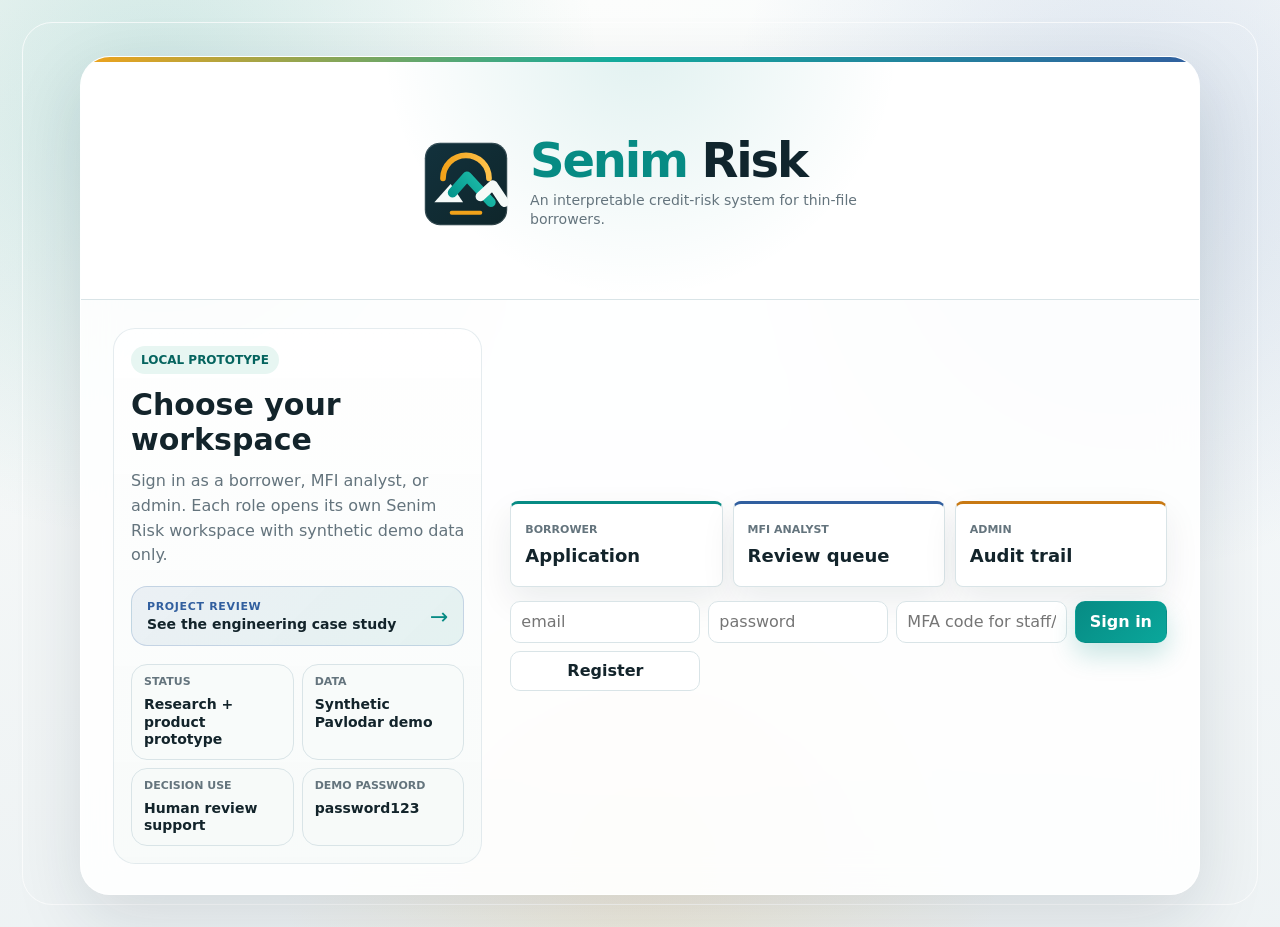
<file: apps/web/index.html>
<!doctype html>
<html lang="en">
  <head>
    <meta charset="utf-8" />
    <meta name="viewport" content="width=device-width, initial-scale=1" />
    <meta name="theme-color" content="#10252d" />
    <title>Senim Risk | Credit-Risk Console</title>
    <meta name="application-name" content="Senim Risk" />
    <meta
      name="description"
      content="Senim Risk is an interpretable credit-risk system for thin-file borrowers."
    />
    <meta property="og:type" content="website" />
    <meta property="og:title" content="Senim Risk | Credit-Risk Console" />
    <meta
      property="og:description"
      content="An interpretable credit-risk system for thin-file borrowers."
    />
    <meta property="og:image" content="https://alex-tereshkovv.github.io/micro-score/assets/senim-risk-social-preview.png" />
    <meta property="og:image:width" content="1200" />
    <meta property="og:image:height" content="630" />
    <meta property="og:image:alt" content="Senim Risk — an interpretable credit-risk system for thin-file borrowers" />
    <meta name="twitter:card" content="summary_large_image" />
    <meta name="twitter:title" content="Senim Risk | Credit-Risk Console" />
    <meta name="twitter:description" content="An interpretable credit-risk system for thin-file borrowers." />
    <meta name="twitter:image" content="https://alex-tereshkovv.github.io/micro-score/assets/senim-risk-social-preview.png" />
    <link rel="icon" type="image/svg+xml" href="./assets/favicon.svg" />
    <link rel="icon" type="image/png" sizes="32x32" href="./assets/favicon-32.png" />
    <link rel="apple-touch-icon" href="./assets/apple-touch-icon.png" />
    <link rel="alternate icon" type="image/svg+xml" href="./assets/senim-risk-mark.svg" />
    <link rel="stylesheet" href="./styles.css?v=20261027-senim-risk-brand-v2" />
    <script>
      (() => {
        const hasSession = Boolean(localStorage.getItem("microscore.token"));
        const publicRoutes = new Set(["#/login", "#/review"]);
        if (!hasSession && window.location.hash && !publicRoutes.has(window.location.hash)) {
          window.history.replaceState(
            null,
            "",
            `${window.location.pathname}${window.location.search}#/login`,
          );
        }
      })();
    </script>
  </head>
  <body>
    <div id="messageArea" class="message-area global-message" aria-live="polite"></div>

    <section id="reviewerScreen" class="reviewer-screen" aria-labelledby="reviewer-title" hidden>
      <a class="skip-link" href="#reviewer-main">Skip to project overview</a>
      <header class="reviewer-nav">
        <a class="reviewer-brand" href="#/review" aria-label="Senim Risk engineering review home">
          <img src="./assets/senim-risk-mark.svg" alt="" />
          <span><strong>Senim</strong> Risk</span>
        </a>
        <div class="reviewer-nav-actions">
          <span>Engineering case study</span>
          <button class="secondary-button compact-button" type="button" data-review-route="#/login">Role demo</button>
        </div>
      </header>

      <main id="reviewer-main" class="reviewer-main" tabindex="-1">
        <section class="reviewer-hero">
          <div class="reviewer-hero-copy">
            <p class="reviewer-kicker">Engineering case study · 3-minute review</p>
            <h1 id="reviewer-title">Engineering a responsible credit-risk system for thin-file borrowers.</h1>
            <p class="reviewer-lead">
              Senim Risk connects interpretable machine learning, a role-based FastAPI product,
              and reproducible portfolio stress testing around one local problem in Pavlodar,
              Kazakhstan: access to credit when formal credit history is limited.
            </p>
            <div class="reviewer-hero-actions">
              <button class="primary-button" type="button" data-demo="analyst@test.com" data-role="mfi_analyst">
                Open analyst demo
              </button>
              <a class="secondary-button reviewer-link-button" href="./showcase.html">
                Open 2- or 5-minute walkthrough
              </a>
              <a class="secondary-button reviewer-link-button" href="https://github.com/alex-tereshkovv/micro-score" target="_blank" rel="noreferrer">
                Inspect source code
              </a>
              <a class="secondary-button reviewer-link-button" href="./assets/Senim_Risk_Engineering_Case_Study.pdf" download>
                Download evidence PDF
              </a>
            </div>
            <p class="reviewer-safety-line">
              Synthetic data only · human decision support · no real lending claims
            </p>
          </div>
          <aside class="reviewer-hero-proof" aria-label="Project evidence snapshot">
            <div class="reviewer-proof-heading">
              <span>Evidence snapshot</span>
              <strong>Built, tested, public</strong>
            </div>
            <dl class="reviewer-proof-grid">
              <div>
                <dt>0.775</dt>
                <dd>Random Forest ROC-AUC on the public UCI benchmark</dd>
              </div>
              <div>
                <dt>155</dt>
                <dd>automated tests in the current release gate</dd>
              </div>
              <div>
                <dt>52 / 52</dt>
                <dd>PostgreSQL runtime methods plus live HTTP/Compose CI</dd>
              </div>
              <div>
                <dt>3 layers</dt>
                <dd>research pipeline, API product, public browser demo</dd>
              </div>
            </dl>
          </aside>
        </section>

        <section class="reviewer-thesis" aria-labelledby="reviewer-thesis-title">
          <div>
            <p class="eyebrow">The engineering thesis</p>
            <h2 id="reviewer-thesis-title">Accuracy is only one component of a lending system.</h2>
          </div>
          <p>
            A useful system also needs explainability, tenant isolation, audit evidence,
            lifecycle controls, uncertainty analysis, and a clear boundary between model
            output and human judgment. Senim Risk was built as that complete system.
          </p>
        </section>

        <section id="reviewer-system" class="reviewer-section" aria-labelledby="reviewer-system-title">
          <div class="reviewer-section-heading">
            <div>
              <p class="eyebrow">System design</p>
              <h2 id="reviewer-system-title">One traceable path from application to decision evidence</h2>
            </div>
            <span class="reviewer-section-number">01</span>
          </div>
          <div class="reviewer-architecture" aria-label="Senim Risk system architecture">
            <article>
              <span>01</span>
              <strong>Borrower intake</strong>
              <p>Typed consented inputs, field validation, privacy-safe status history.</p>
            </article>
            <div class="reviewer-flow-arrow" aria-hidden="true">→</div>
            <article>
              <span>02</span>
              <strong>Scoring service</strong>
              <p>Versioned model, probability, risk band, additive local explanation.</p>
            </article>
            <div class="reviewer-flow-arrow" aria-hidden="true">→</div>
            <article>
              <span>03</span>
              <strong>Human review</strong>
              <p>Analyst packet, affordability context, governance flags, audit trail.</p>
            </article>
            <div class="reviewer-flow-arrow" aria-hidden="true">→</div>
            <article>
              <span>04</span>
              <strong>Policy stress test</strong>
              <p>Seeded Monte Carlo scenarios, risk appetite gate, evidence dossier.</p>
            </article>
          </div>
        </section>

        <section class="reviewer-section reviewer-findings-section" aria-labelledby="reviewer-findings-title">
          <div class="reviewer-section-heading">
            <div>
              <p class="eyebrow">Results and intellectual honesty</p>
              <h2 id="reviewer-findings-title">The most important result was a limitation.</h2>
            </div>
            <span class="reviewer-section-number">02</span>
          </div>
          <div class="reviewer-findings">
            <article class="reviewer-finding-card finding-primary">
              <span>Full synthetic model</span>
              <strong>0.830 ROC-AUC</strong>
              <p>Random Forest initially appears strong on the synthetic experiment.</p>
            </article>
            <article class="reviewer-finding-card finding-warning">
              <span>Remove late-payment proxy</span>
              <strong>0.492 ROC-AUC</strong>
              <p>Performance falls near random, exposing weak independent thin-file signal.</p>
            </article>
            <article class="reviewer-finding-card finding-benchmark">
              <span>Public UCI benchmark</span>
              <strong>0.775 ROC-AUC</strong>
              <p>The pipeline generalizes technically, but this is not Kazakhstan validation.</p>
            </article>
          </div>
          <div class="reviewer-conclusion">
            <strong>Engineering conclusion</strong>
            <p>
              Do not automate lending decisions. Keep a human reviewer, monitor proxy features,
              and require consented local pilot data before making predictive claims.
            </p>
          </div>
        </section>

        <section class="reviewer-section" aria-labelledby="reviewer-proof-title">
          <div class="reviewer-section-heading">
            <div>
              <p class="eyebrow">What to inspect</p>
              <h2 id="reviewer-proof-title">Three routes through the project</h2>
            </div>
            <span class="reviewer-section-number">03</span>
          </div>
          <div class="reviewer-routes">
            <article>
              <div class="reviewer-route-meta"><span>Product</span><em>2 minutes</em></div>
              <h3>Follow the analyst workflow</h3>
              <p>Open a scored application, inspect its explanation, record a human decision, and stress-test the portfolio.</p>
              <button class="reviewer-text-action" type="button" data-demo="analyst@test.com" data-role="mfi_analyst">Enter MFI workspace <span aria-hidden="true">→</span></button>
            </article>
            <article>
              <div class="reviewer-route-meta"><span>Research</span><em>5 minutes</em></div>
              <h3>Audit the evidence</h3>
              <p>Read the methodology, ablation findings, benchmark results, and explicit claim boundaries.</p>
              <a class="reviewer-text-action" href="./assets/Senim_Risk_Research_Paper.pdf" target="_blank" rel="noreferrer">Read research paper <span aria-hidden="true">→</span></a>
            </article>
            <article>
              <div class="reviewer-route-meta"><span>Engineering</span><em>5 minutes</em></div>
              <h3>Trace the engineering decisions</h3>
              <p>Follow the development journey from fragile model evidence to a governed, testable review system.</p>
              <a class="reviewer-text-action" href="./evidence.html">Open evidence hub <span aria-hidden="true">→</span></a>
            </article>
          </div>
        </section>

        <section class="reviewer-boundary" aria-labelledby="reviewer-boundary-title">
          <div>
            <p class="eyebrow">Responsible-use boundary</p>
            <h2 id="reviewer-boundary-title">A working prototype, not a production lending model.</h2>
          </div>
          <ul>
            <li>No real borrower data is collected by the public demo.</li>
            <li>Regional assumptions are labeled and remain unvalidated locally.</li>
            <li>Scores support a trained human reviewer; they do not make final decisions.</li>
          </ul>
        </section>

        <section class="reviewer-final-cta">
          <div>
            <p class="eyebrow">Continue the review</p>
            <h2>See the system operate from three perspectives.</h2>
          </div>
          <div class="reviewer-role-actions">
            <button type="button" data-demo="borrower@test.com" data-role="borrower">Borrower <span>Submit application</span></button>
            <button type="button" data-demo="analyst@test.com" data-role="mfi_analyst">MFI analyst <span>Review risk</span></button>
            <button type="button" data-demo="admin@test.com" data-role="admin">Admin <span>Inspect governance</span></button>
          </div>
        </section>
      </main>

      <footer class="reviewer-footer">
        <span>Senim Risk · Alexandr · Pavlodar, Kazakhstan</span>
        <span>Interpretable systems for financial inclusion</span>
      </footer>
    </section>

    <section id="authScreen" class="auth-screen" aria-labelledby="auth-title">
      <div class="auth-card">
        <div class="auth-brand">
          <h1 id="auth-title" class="sr-only">Senim Risk sign in</h1>
          <div class="auth-logo-lockup" aria-hidden="true">
            <img class="auth-logo-image" src="./assets/senim-risk-mark.svg" alt="" />
            <div class="auth-logo-copy">
              <strong><span>Senim</span> Risk</strong>
              <small>An interpretable credit-risk system for thin-file borrowers.</small>
            </div>
          </div>
        </div>

        <div class="auth-layout">
          <section class="auth-copy" aria-label="Product focus">
            <span class="auth-kicker">Local prototype</span>
            <h2>Choose your workspace</h2>
            <p>
              Sign in as a borrower, MFI analyst, or admin. Each role opens its own
              Senim Risk workspace with synthetic demo data only.
            </p>
            <button class="reviewer-entry-button" type="button" data-review-route="#/review">
              <span>Project review</span>
              <strong>See the engineering case study</strong>
              <em aria-hidden="true">→</em>
            </button>
            <dl class="reviewer-snapshot" aria-label="Reviewer snapshot">
              <div>
                <dt>Status</dt>
                <dd>Research + product prototype</dd>
              </div>
              <div>
                <dt>Data</dt>
                <dd>Synthetic Pavlodar demo</dd>
              </div>
              <div>
                <dt>Decision use</dt>
                <dd>Human review support</dd>
              </div>
              <div>
                <dt>Demo password</dt>
                <dd>password123</dd>
              </div>
            </dl>
          </section>

          <section class="auth-entry" aria-label="Sign in">
            <div class="demo-actions" aria-label="Demo role entry">
              <button class="demo-card borrower-card" type="button" data-demo="borrower@test.com" data-role="borrower">
                <span>Borrower</span>
                <strong>Application</strong>
              </button>
              <button class="demo-card mfi-card" type="button" data-demo="analyst@test.com" data-role="mfi_analyst">
                <span>MFI analyst</span>
                <strong>Review queue</strong>
              </button>
              <button class="demo-card admin-card" type="button" data-demo="admin@test.com" data-role="admin">
                <span>Admin</span>
                <strong>Audit trail</strong>
              </button>
            </div>

            <form id="authForm" class="auth-form">
              <input id="email" name="email" type="email" placeholder="email" autocomplete="email" required />
              <input id="password" name="password" type="password" placeholder="password" autocomplete="current-password" minlength="10" maxlength="128" required />
              <input id="mfaCode" name="mfa_code" type="text" inputmode="numeric" placeholder="MFA code for staff/admin" autocomplete="one-time-code" minlength="6" maxlength="32" />
              <button id="loginButton" class="primary-button" type="submit">Sign in</button>
              <button id="registerButton" class="secondary-button" type="button">Register</button>
            </form>
          </section>
        </div>
      </div>
    </section>

    <div id="appShell" class="app-shell" hidden>
      <aside class="sidebar">
        <div class="brand-block">
          <div class="brand-logo-card" aria-hidden="true">
            <img src="./assets/senim-risk-mark.svg" alt="" />
          </div>
          <div class="brand-copy">
            <h1><span>Senim</span><strong>Risk</strong></h1>
            <p id="workspaceRoleLabel">Personal workspace</p>
          </div>
        </div>

        <div class="sidebar-summary" aria-label="Prototype focus">
          <div>
            <span>Region</span>
            <strong>Pavlodar</strong>
          </div>
          <div>
            <span>Mode</span>
            <strong>Review</strong>
          </div>
        </div>

        <section class="connection-panel" aria-labelledby="connection-title">
          <div class="connection-heading">
            <h2 id="connection-title">Local system</h2>
            <button id="checkApiButton" class="icon-button" type="button" title="Check API" aria-label="Check API">
              <span aria-hidden="true">&#8635;</span>
            </button>
          </div>
          <div id="apiStatus" class="status-line neutral">Checking API...</div>
          <details class="api-settings">
            <summary>API settings</summary>
            <label for="apiBase">API base</label>
            <input id="apiBase" name="apiBase" type="url" value="http://127.0.0.1:8010" />
          </details>
        </section>

        <nav class="role-tabs" aria-label="Workspace role">
          <button class="role-tab active" type="button" data-view="borrowerView" data-roles="borrower">Borrower</button>
          <button class="role-tab" type="button" data-view="mfiView" data-roles="mfi_analyst admin">MFI</button>
          <button class="role-tab" type="button" data-view="adminView" data-roles="admin">Admin</button>
        </nav>
      </aside>

      <main class="workspace">
        <header class="topbar">
          <div>
            <p class="eyebrow">Pavlodar decision support</p>
            <h2 id="viewTitle">Borrower workspace</h2>
          </div>
          <div class="session-strip">
            <span id="demoModePill" class="pill demo-pill" hidden>Static demo</span>
            <span id="sessionRole" class="pill muted">No session</span>
            <button id="resetDemoData" class="secondary-button compact-button" type="button" hidden>Reset demo</button>
            <button id="logoutButton" class="secondary-button" type="button">Sign out</button>
          </div>
        </header>

        <section class="workspace-hero" aria-label="Pre-pilot product summary">
          <div class="workspace-hero-copy">
            <p class="eyebrow">Pre-pilot operating picture</p>
            <h3>One flow from consented application to human review and portfolio stress testing.</h3>
            <p>
              Senim Risk is still synthetic and decision-support only, but the demo now
              connects borrower status, analyst review, admin evidence, PostgreSQL readiness,
              and Monte Carlo planning in one workspace.
            </p>
          </div>
          <dl class="workspace-hero-metrics" aria-label="Prototype readiness highlights">
            <div>
              <dt>Storage contract</dt>
              <dd>PG runtime 52/52</dd>
            </div>
            <div>
              <dt>Use boundary</dt>
              <dd>Human review only</dd>
            </div>
            <div>
              <dt>Data mode</dt>
              <dd>Synthetic demo</dd>
            </div>
          </dl>
        </section>

        <section id="borrowerView" class="view-grid active-view" aria-labelledby="borrower-title">
          <section class="panel form-panel">
            <div class="panel-heading">
              <div>
                <p class="eyebrow">Borrower</p>
                <h3 id="borrower-title">Loan application</h3>
              </div>
              <button id="fillDemoApplication" class="secondary-button" type="button">Fill demo</button>
            </div>
            <form id="applicationForm" class="application-form" novalidate>
              <div id="applicationValidationSummary" class="validation-summary" role="alert" tabindex="-1" hidden></div>
              <div class="form-grid">
                <label>
                  MFI organization
                  <select id="applicationOrganization" name="organization_id" required>
                    <option value="pavlodar-demo-mfi">Pavlodar Demo MFI</option>
                  </select>
                </label>
                <label>
                  Requested amount
                  <input name="requested_amount" type="number" min="1000" max="100000000" step="1" required />
                </label>
                <label>
                  Purpose
                  <input name="purpose" type="text" maxlength="200" />
                </label>
                <label>
                  District
                  <select name="district">
                    <option>Pavlodar city</option>
                    <option>Ekibastuz</option>
                    <option>Aksu</option>
                    <option>Pavlodar district</option>
                    <option>Bayanaul</option>
                    <option>Sharbakty</option>
                    <option>Terenkol</option>
                    <option>Irtysh</option>
                    <option>Zhelezinka</option>
                    <option>Aktogay</option>
                    <option>Akkuly</option>
                    <option>Uspenka</option>
                    <option>May district</option>
                  </select>
                </label>
                <label>
                  Settlement type
                  <select name="settlement_type">
                    <option value="urban">urban</option>
                    <option value="industrial_city">industrial_city</option>
                    <option value="peri_urban">peri_urban</option>
                    <option value="rural">rural</option>
                  </select>
                </label>
                <label>
                  Annual income
                  <input name="annual_income" type="number" min="0" max="10000000000" step="1" />
                </label>
                <label>
                  Outstanding debt
                  <input name="total_outstanding_debt" type="number" min="0" max="10000000000" step="1" />
                </label>
                <label>
                  Mobile logins
                  <input name="mobile_banking_logins" type="number" min="0" max="10000" step="1" />
                </label>
                <label>
                  Online transfers
                  <input name="online_transfer_frequency" type="number" min="0" max="10000" step="1" />
                </label>
                <label>
                  ATM withdrawals
                  <input name="atm_withdrawal_frequency" type="number" min="0" max="10000" step="1" />
                </label>
                <label>
                  Average deposits
                  <input name="avg_deposit_amount" type="number" min="0" max="10000000000" step="1" />
                </label>
                <label>
                  Card spending
                  <input name="debit_card_spending" type="number" min="0" max="10000000000" step="1" />
                </label>
                <label>
                  Open loans
                  <input name="num_open_loans" type="number" min="0" max="100" step="1" />
                </label>
                <label>
                  Late payments
                  <input name="late_payment_count" type="number" min="0" max="1000" step="1" />
                </label>
                <label>
                  Gender
                  <select name="gender">
                    <option>Female</option>
                    <option>Male</option>
                    <option>Other</option>
                  </select>
                </label>
                <label>
                  Employment
                  <select name="employment_status">
                    <option>Self-employed</option>
                    <option>Employed</option>
                    <option>Unemployed</option>
                  </select>
                </label>
              </div>
              <label class="consent-panel">
                <input id="borrowerConsent" name="borrower_consent" type="checkbox" required />
                <span>
                  I understand this is a synthetic-data demo and I will not enter real borrower
                  names, IINs, phone numbers, addresses, bank records, or other personal identifiers.
                </span>
              </label>
              <button class="primary-button submit-wide" type="submit">Submit application</button>
            </form>
          </section>

          <section class="panel">
            <div class="panel-heading">
              <div>
                <p class="eyebrow">Lifecycle</p>
                <h3>My applications</h3>
              </div>
              <button id="refreshBorrowerApplication" class="icon-button" type="button" title="Refresh application history" aria-label="Refresh application history">
                <span aria-hidden="true">&#8635;</span>
              </button>
            </div>
            <div id="borrowerApplicationHistory" class="borrower-history empty">
              <strong>No applications yet</strong>
              <span>Submit a consented application to see borrower-safe status updates here.</span>
            </div>
            <div id="borrowerApplicationCard" class="result-block borrower-application-card empty">
              Select an application to view its status timeline.
            </div>
          </section>
        </section>

        <section id="mfiView" class="view-grid mfi-workspace" aria-labelledby="mfi-title">
          <section class="panel wide-panel portfolio-panel">
            <div class="panel-heading">
              <div>
                <p class="eyebrow">Portfolio</p>
                <h3>Overview</h3>
              </div>
              <div class="button-row">
                <span id="modelStatusPill" class="pill muted">Model status unknown</span>
                <span class="pill muted">Live queue</span>
              </div>
            </div>
            <div class="mfi-command-strip" aria-label="MFI analyst workflow">
              <div class="mfi-command-copy">
                <p class="eyebrow">Analyst command flow</p>
                <h4>Keep the portfolio context visible while the right inspector stays focused on one borrower.</h4>
                <p>
                  Pick an application from the queue, review the locked evidence packet,
                  compare policy impact, then stress-test the portfolio with Monte Carlo scenarios.
                </p>
              </div>
              <ol class="mfi-flow-steps">
                <li>
                  <button type="button" data-mfi-jump="mfiQueuePanel">
                    <span>01</span>
                    <strong>Queue</strong>
                    <em>Select application</em>
                  </button>
                </li>
                <li>
                  <button type="button" data-mfi-jump="mfiDetailPanel">
                    <span>02</span>
                    <strong>Risk</strong>
                    <em>Inspect evidence</em>
                  </button>
                </li>
                <li>
                  <button type="button" data-mfi-jump="policyLabPanel">
                    <span>03</span>
                    <strong>Policy</strong>
                    <em>Compare actions</em>
                  </button>
                </li>
                <li>
                  <button type="button" data-mfi-jump="monteCarloPanel">
                    <span>04</span>
                    <strong>Monte Carlo</strong>
                    <em>Stress portfolio</em>
                  </button>
                </li>
              </ol>
            </div>
            <div id="portfolioOverview" class="portfolio-overview empty">Load applications to view portfolio analytics.</div>
          </section>

          <section id="mfiQueuePanel" class="panel mfi-section-panel" tabindex="-1">
            <div class="panel-heading">
              <div>
                <p class="eyebrow">MFI</p>
                <h3 id="mfi-title">Application queue</h3>
              </div>
              <div class="button-row">
                <button id="exportApplications" class="secondary-button" type="button">Export CSV</button>
                <button id="refreshApplications" class="icon-button" type="button" title="Refresh queue">
                  <span aria-hidden="true">&#8635;</span>
                </button>
              </div>
            </div>
            <div id="selectedApplicationBrief" class="mfi-brief empty">
              Select an application to build an analyst brief.
            </div>
            <form id="mfiQueueControls" class="mfi-queue-controls" aria-label="Queue triage controls">
              <label class="mfi-queue-search">
                Search
                <input id="mfiQueueSearch" type="search" placeholder="borrower, district, ID" autocomplete="off" />
              </label>
              <label>
                Status
                <select id="mfiQueueStatus">
                  <option value="all">All statuses</option>
                  <option value="submitted">Submitted</option>
                  <option value="scored">Scored</option>
                  <option value="under_review">Under review</option>
                  <option value="approved">Approved</option>
                  <option value="declined">Declined</option>
                </select>
              </label>
              <label>
                Risk
                <select id="mfiQueueRisk">
                  <option value="all">All risks</option>
                  <option value="unscored">Not scored</option>
                  <option value="low">Low</option>
                  <option value="medium">Medium</option>
                  <option value="high">High</option>
                </select>
              </label>
              <label>
                District
                <select id="mfiQueueDistrict">
                  <option value="all">All districts</option>
                </select>
              </label>
              <label>
                Sort
                <select id="mfiQueueSort">
                  <option value="priority">Action priority</option>
                  <option value="risk_desc">Highest risk</option>
                  <option value="amount_desc">Largest amount</option>
                  <option value="newest">Newest</option>
                </select>
              </label>
              <button id="clearMfiQueueFilters" class="secondary-button" type="button">Clear</button>
            </form>
            <div id="mfiQueueSummary" class="mfi-queue-summary">
              Queue triage appears after applications load.
            </div>
            <div id="applicationsTable" class="table-shell empty">No applications loaded.</div>
          </section>

          <section id="mfiDetailPanel" class="panel mfi-detail-panel mfi-section-panel" tabindex="-1">
            <div class="panel-heading">
              <div>
                <p class="eyebrow">Risk</p>
                <h3>Risk &amp; decision workspace</h3>
              </div>
              <div class="button-row">
                <button id="loadReviewPacket" class="secondary-button" type="button">Refresh detail</button>
                <button id="scoreSelectedApplication" class="primary-button" type="button">Score</button>
              </div>
            </div>
            <div id="mfiInspectorTabs" class="mfi-inspector-tabs" role="tablist" aria-label="Risk workspace sections">
              <button id="mfiInspectorTabSummary" class="active" type="button" role="tab" aria-selected="true" aria-controls="scoreDetail" data-mfi-inspector-tab="summary">Summary</button>
              <button id="mfiInspectorTabEvidence" type="button" role="tab" aria-selected="false" aria-controls="reviewPacket" data-mfi-inspector-tab="evidence">Evidence</button>
              <button id="mfiInspectorTabDecision" type="button" role="tab" aria-selected="false" aria-controls="mfiDecisionWorkspace" data-mfi-inspector-tab="decision">Decision</button>
              <button id="mfiInspectorTabTimeline" type="button" role="tab" aria-selected="false" aria-controls="mfiTimelinePanel" data-mfi-inspector-tab="timeline">Timeline</button>
            </div>
            <div id="scoreDetail" class="result-block empty" role="tabpanel" aria-labelledby="mfiInspectorTabSummary" data-mfi-inspector-panel="summary">Select an application.</div>
            <div id="reviewPacket" class="result-block empty" role="tabpanel" aria-labelledby="mfiInspectorTabEvidence" data-mfi-inspector-panel="evidence" hidden>Open a review packet.</div>
            <section id="mfiDecisionWorkspace" class="mfi-decision-workspace" role="tabpanel" aria-labelledby="mfiInspectorTabDecision" data-mfi-inspector-panel="decision" hidden>
              <div id="decisionHistoryPanel" class="result-block empty">Decision controls appear after selecting an application.</div>
              <form id="decisionForm" class="mfi-decision-form">
                <label>
                  Decision
                  <select name="decision">
                    <option value="review">manual review</option>
                    <option value="approve">approve</option>
                    <option value="decline">decline</option>
                  </select>
                </label>
                <label>
                  Policy
                  <select name="policy_name">
                    <option value="balanced_review">balanced review</option>
                    <option value="lender_protective">lender protective</option>
                    <option value="inclusion_first">inclusion first</option>
                    <option value="starter_loan_review">starter loan review</option>
                  </select>
                </label>
                <label class="decision-note-field">
                  Note
                  <input name="note" type="text" maxlength="500" placeholder="review reason or next step" />
                </label>
                <button class="secondary-button submit-wide" type="submit">Save decision</button>
              </form>
            </section>
            <div id="mfiTimelinePanel" class="result-block empty" role="tabpanel" aria-labelledby="mfiInspectorTabTimeline" data-mfi-inspector-panel="timeline" hidden>Timeline appears after opening a review packet.</div>
          </section>

          <section id="segmentRiskPanel" class="panel wide-panel mfi-section-panel" tabindex="-1">
            <div class="panel-heading">
              <div>
                <p class="eyebrow">Analytics</p>
                <h3>Segment risk</h3>
              </div>
              <button id="refreshAnalytics" class="icon-button" type="button" title="Refresh analytics">
                <span aria-hidden="true">&#8635;</span>
              </button>
            </div>
            <div id="segmentAnalytics" class="table-shell empty">No segment analytics loaded.</div>
          </section>

          <section id="policyLabPanel" class="panel wide-panel policy-lab-panel mfi-section-panel" tabindex="-1">
            <div class="panel-heading">
              <div>
                <p class="eyebrow">Policy Lab</p>
                <h3>Approval strategy</h3>
              </div>
              <button id="refreshPolicyAnalytics" class="icon-button" type="button" title="Refresh policy lab">
                <span aria-hidden="true">&#8635;</span>
              </button>
            </div>
            <div id="policyNote" class="policy-note">Score applications to compare policies.</div>
            <div id="policyAnalytics" class="policy-grid empty">No policy analytics loaded.</div>
            <div id="policySegments" class="table-shell empty">No segment policy analytics loaded.</div>
            <h4 class="table-title">Decision audit</h4>
            <div id="decisionAudit" class="table-shell empty">No decision audit loaded.</div>
          </section>

          <section id="monteCarloPanel" class="panel wide-panel monte-carlo-panel mfi-section-panel" tabindex="-1">
            <div class="panel-heading">
              <div>
                <p class="eyebrow">Monte Carlo Lab</p>
                <h3>Portfolio uncertainty</h3>
              </div>
              <span class="pill muted">Scenario planning</span>
            </div>
            <p class="policy-note">
              Simulate approvals, defaults, exposure, and one-period portfolio result under paired baseline, adverse, and severe shocks. This does not change borrower scores.
            </p>
            <form id="simulationForm" class="simulation-form">
              <label>
                Policy
                <select name="policy">
                  <option value="balanced_review">balanced review</option>
                  <option value="lender_protective">lender protective</option>
                  <option value="inclusion_first">inclusion first</option>
                  <option value="starter_loan_review">starter loan review</option>
                </select>
              </label>
              <label>
                Iterations
                <input name="iterations" type="number" min="100" max="20000" step="100" value="5000" required />
              </label>
              <label>
                Seed
                <input name="seed" type="number" min="0" max="4294967295" step="1" value="20260619" required />
              </label>
              <label>
                Review approval rate
                <input name="review_approval_rate" type="number" min="0" max="1" step="0.05" value="0.50" required />
              </label>
              <label>
                Interest margin rate
                <input name="interest_margin_rate" type="number" min="0" max="1" step="0.01" value="0.22" required />
              </label>
              <label>
                Loss given default
                <input name="loss_given_default" type="number" min="0" max="1" step="0.01" value="0.65" required />
              </label>
              <label>
                Operating cost / approval
                <input name="operating_cost_per_approved" type="number" min="0" step="10" value="0" required />
              </label>
              <label>
                Macro volatility
                <input name="macro_volatility" type="number" min="0" max="2" step="0.05" value="0.25" required />
              </label>
              <label>
                Calibration volatility
                <input name="calibration_volatility" type="number" min="0" max="2" step="0.05" value="0.15" required />
              </label>
              <div class="simulation-actions">
                <button id="runSimulation" class="primary-button" type="submit">Run 3 scenarios</button>
                <button id="runPolicySweep" class="secondary-button" type="button">Run policy sweep</button>
                <button id="runSensitivitySweep" class="secondary-button" type="button">Run sensitivity</button>
              </div>
            </form>
            <div id="simulationResults" class="simulation-results empty">
              Run the simulation after scored applications are loaded.
            </div>
            <div id="policySweepResults" class="simulation-sweep-results empty">
              Run policy sweep to compare approval strategies under the same seed and stress assumptions.
            </div>
            <div id="sensitivityResults" class="simulation-sensitivity-results empty">
              Run sensitivity to see which assumption error moves severe losses, downside, and capital buffer the most.
            </div>
            <div id="committeeBrief" class="simulation-committee-brief empty">
              Run one or more Monte Carlo tools to build a committee-ready brief.
            </div>
            <div id="riskAppetiteGate" class="simulation-risk-appetite empty">
              Run Monte Carlo evidence to evaluate pilot risk appetite and guardrails.
            </div>
            <div id="pilotMonitoringPlan" class="simulation-monitoring-plan empty">
              Run Monte Carlo evidence to build a pilot monitoring plan with stop triggers.
            </div>
            <div id="pilotEvidenceDossier" class="simulation-evidence-dossier empty">
              Run Monte Carlo evidence to assemble a pilot evidence dossier for committee review.
            </div>
            <div id="dossierVault" class="simulation-dossier-vault empty">
              Save a pilot evidence dossier snapshot to build a device-local committee packet vault.
            </div>
            <div class="panel-heading simulation-history-heading">
              <div>
                <p class="eyebrow">Reproducibility</p>
                <h4>Recent simulation runs</h4>
              </div>
              <button id="refreshSimulationHistory" class="icon-button" type="button" title="Refresh simulation history" aria-label="Refresh simulation history">
                <span aria-hidden="true">&#8635;</span>
              </button>
            </div>
            <div id="simulationHistory" class="simulation-history empty">
              No saved simulation runs.
            </div>
          </section>
        </section>

        <section id="adminView" class="view-grid" aria-labelledby="admin-title">
          <section class="panel">
            <div class="panel-heading">
              <div>
                <p class="eyebrow">Tenant registry</p>
                <h3 id="admin-title">Create organization</h3>
              </div>
            </div>
            <form id="organizationForm" class="organization-form">
              <label>
                Organization ID
                <input name="id" type="text" placeholder="pavlodar-mfi" required />
              </label>
              <label>
                Name
                <input name="name" type="text" required />
              </label>
              <label>
                Region
                <input name="region" type="text" value="Pavlodar region, Kazakhstan" required />
              </label>
              <button class="primary-button" type="submit">Create organization</button>
            </form>
          </section>

          <section class="panel">
            <div class="panel-heading">
              <div>
                <p class="eyebrow">Tenants</p>
                <h3>Organizations</h3>
              </div>
              <button id="refreshOrganizations" class="icon-button" type="button" title="Refresh organizations" aria-label="Refresh organizations">
                <span aria-hidden="true">&#8635;</span>
              </button>
            </div>
            <div id="organizationDirectory" class="table-shell empty">No organizations loaded.</div>
          </section>

          <section class="panel">
            <div class="panel-heading">
              <div>
                <p class="eyebrow">MFI access</p>
                <h3>Create analyst directly</h3>
              </div>
            </div>
            <p class="tiny-text">
              Prototype fallback for local testing. Prefer expiring staff invites for new analyst access.
            </p>
            <form id="staffForm" class="staff-form">
              <label>
                Email
                <input name="email" type="email" autocomplete="off" required />
              </label>
              <label>
                Temporary password
                <input name="password" type="password" autocomplete="new-password" minlength="10" maxlength="128" required />
              </label>
              <label>
                Organization
                <select id="staffOrganization" name="organization_id" required>
                  <option value="pavlodar-demo-mfi">Pavlodar Demo MFI</option>
                </select>
              </label>
              <button class="primary-button" type="submit">Create analyst</button>
            </form>
          </section>

          <section class="panel">
            <div class="panel-heading">
              <div>
                <p class="eyebrow">Staff Invite v3</p>
                <h3>Invite analyst</h3>
              </div>
            </div>
            <form id="staffInviteForm" class="staff-form">
              <label>
                Email
                <input name="email" type="email" autocomplete="off" required />
              </label>
              <label>
                Organization
                <select id="staffInviteOrganization" name="organization_id" required>
                  <option value="pavlodar-demo-mfi">Pavlodar Demo MFI</option>
                </select>
              </label>
              <label>
                Expires in hours
                <input name="expires_in_hours" type="number" min="1" max="168" step="1" value="48" required />
              </label>
              <label class="checkbox-label">
                <input name="queue_delivery" type="checkbox" />
                Queue local delivery receipt
              </label>
              <button class="primary-button" type="submit">Create invite</button>
            </form>
          </section>

          <section class="panel wide-panel">
            <div class="panel-heading">
              <div>
                <p class="eyebrow">Pre-Pilot Gate v1</p>
                <h3>Release readiness control</h3>
              </div>
            </div>
            <div id="prePilotReadiness" class="pre-pilot-readiness empty">Pre-pilot readiness gate not loaded.</div>
          </section>

          <section class="panel wide-panel">
            <div class="panel-heading">
              <div>
                <p class="eyebrow">PostgreSQL Runtime v1</p>
                <h3>Storage migration contract</h3>
              </div>
            </div>
            <div id="postgresqlReadiness" class="postgresql-readiness empty">PostgreSQL readiness not loaded.</div>
          </section>

          <section class="panel wide-panel">
            <div class="panel-heading">
              <div>
                <p class="eyebrow">Security Evidence Room v1</p>
                <h3>Identity and access evidence</h3>
              </div>
            </div>
            <div id="identityReadiness" class="identity-readiness empty">Identity readiness evidence not loaded.</div>
          </section>

          <section class="panel wide-panel">
            <div class="panel-heading">
              <div>
                <p class="eyebrow">Security Readiness v1</p>
                <h3>Pre-pilot access gate</h3>
              </div>
            </div>
            <div id="securityReadiness" class="table-shell empty">Security readiness not loaded.</div>
          </section>

          <section class="panel">
            <div class="panel-heading">
              <div>
                <p class="eyebrow">Access</p>
                <h3>User accounts</h3>
              </div>
              <button id="refreshUsers" class="icon-button" type="button" title="Refresh users" aria-label="Refresh users">
                <span aria-hidden="true">&#8635;</span>
              </button>
            </div>
            <div id="mfaReadiness" class="metric-grid mfa-readiness empty">MFA readiness not loaded.</div>
            <div id="staffUsers" class="table-shell empty">No users loaded.</div>
          </section>

          <section class="panel">
            <div class="panel-heading">
              <div>
                <p class="eyebrow">Access</p>
                <h3>Staff sessions</h3>
              </div>
              <button id="refreshStaffSessions" class="icon-button" type="button" title="Refresh staff sessions" aria-label="Refresh staff sessions">
                <span aria-hidden="true">&#8635;</span>
              </button>
            </div>
            <div id="staffSessions" class="table-shell empty">No staff sessions loaded.</div>
          </section>

          <section class="panel">
            <div class="panel-heading">
              <div>
                <p class="eyebrow">Access</p>
                <h3>Staff invites</h3>
              </div>
              <button id="refreshStaffInvites" class="icon-button" type="button" title="Refresh staff invites" aria-label="Refresh staff invites">
                <span aria-hidden="true">&#8635;</span>
              </button>
            </div>
            <div id="staffInviteDeliveryReadiness" class="metric-grid invite-delivery-readiness empty">Invite delivery readiness not loaded.</div>
            <div id="staffInviteDeliveryAdapterReadiness" class="metric-grid invite-delivery-adapter-readiness empty">Invite delivery adapter readiness not loaded.</div>
            <div id="staffInviteDeliveryOutbox" class="metric-grid invite-delivery-outbox empty">Invite delivery outbox not loaded.</div>
            <div id="staffInviteHealth" class="metric-grid invite-health empty">Invite health not loaded.</div>
            <div id="staffInvites" class="table-shell empty">No invites loaded.</div>
          </section>


          <section class="panel wide-panel model-registry-panel">
            <div class="panel-heading">
              <div>
                <p class="eyebrow">Model governance</p>
                <h3>Version registry</h3>
              </div>
              <button id="refreshModelVersions" class="icon-button" type="button" title="Refresh model registry" aria-label="Refresh model registry">
                <span aria-hidden="true">&#8635;</span>
              </button>
            </div>
            <p class="tiny-text">
              Register reviewed model configurations, activate one runtime at a time, and keep every score tied to an immutable governance snapshot.
            </p>
            <form id="modelVersionForm" class="model-version-form">
              <label>
                Version
                <input name="version" type="text" pattern="[A-Za-z0-9._-]{3,100}" placeholder="research-v0.2" required />
              </label>
              <label>
                Feature schema
                <input name="feature_schema_version" type="text" value="behavioral-v2" required />
              </label>
              <label>
                Training data label
                <input name="training_data_label" type="text" value="synthetic-credit-risk-v2" required />
              </label>
              <label>
                Random state
                <input name="random_state" type="number" min="0" value="42" required />
              </label>
              <label>
                ROC AUC
                <input name="roc_auc" type="number" min="0" max="1" step="0.0001" placeholder="0.8200" />
              </label>
              <label>
                Brier score
                <input name="brier_score" type="number" min="0" max="1" step="0.0001" placeholder="0.1800" />
              </label>
              <label class="model-limitations-field">
                Limitations (one per line)
                <textarea name="limitations" rows="3" required>Synthetic validation only.
Human review is required.</textarea>
              </label>
              <button class="primary-button" type="submit">Register candidate</button>
            </form>
            <div id="modelVersionRegistry" class="model-version-grid empty">No model versions loaded.</div>
          </section>

          <section class="panel wide-panel">
            <div class="panel-heading">
              <div>
                <p class="eyebrow">Admin</p>
                <h3>Audit trail</h3>
              </div>
              <div class="button-row">
                <button id="clearApplications" class="danger-button" type="button">Clear applications</button>
                <button id="refreshAudit" class="icon-button" type="button" title="Refresh audit">
                  <span aria-hidden="true">&#8635;</span>
                </button>
              </div>
            </div>
            <div id="auditTrail" class="table-shell empty">No audit events loaded.</div>
          </section>
        </section>
      </main>
    </div>

    <script src="./application-intake.js?v=20260623-dashboard"></script>
    <script src="./risk-detail.js?v=20260717-pilot-readiness-v1"></script>
    <script src="./mock-api.js?v=20261027-senim-risk-brand-v2"></script>
    <script src="./portfolio-dashboard.js?v=20260623-dashboard"></script>
    <script src="./app.js?v=20261027-senim-risk-brand-v2"></script>
  </body>
</html>
</file>
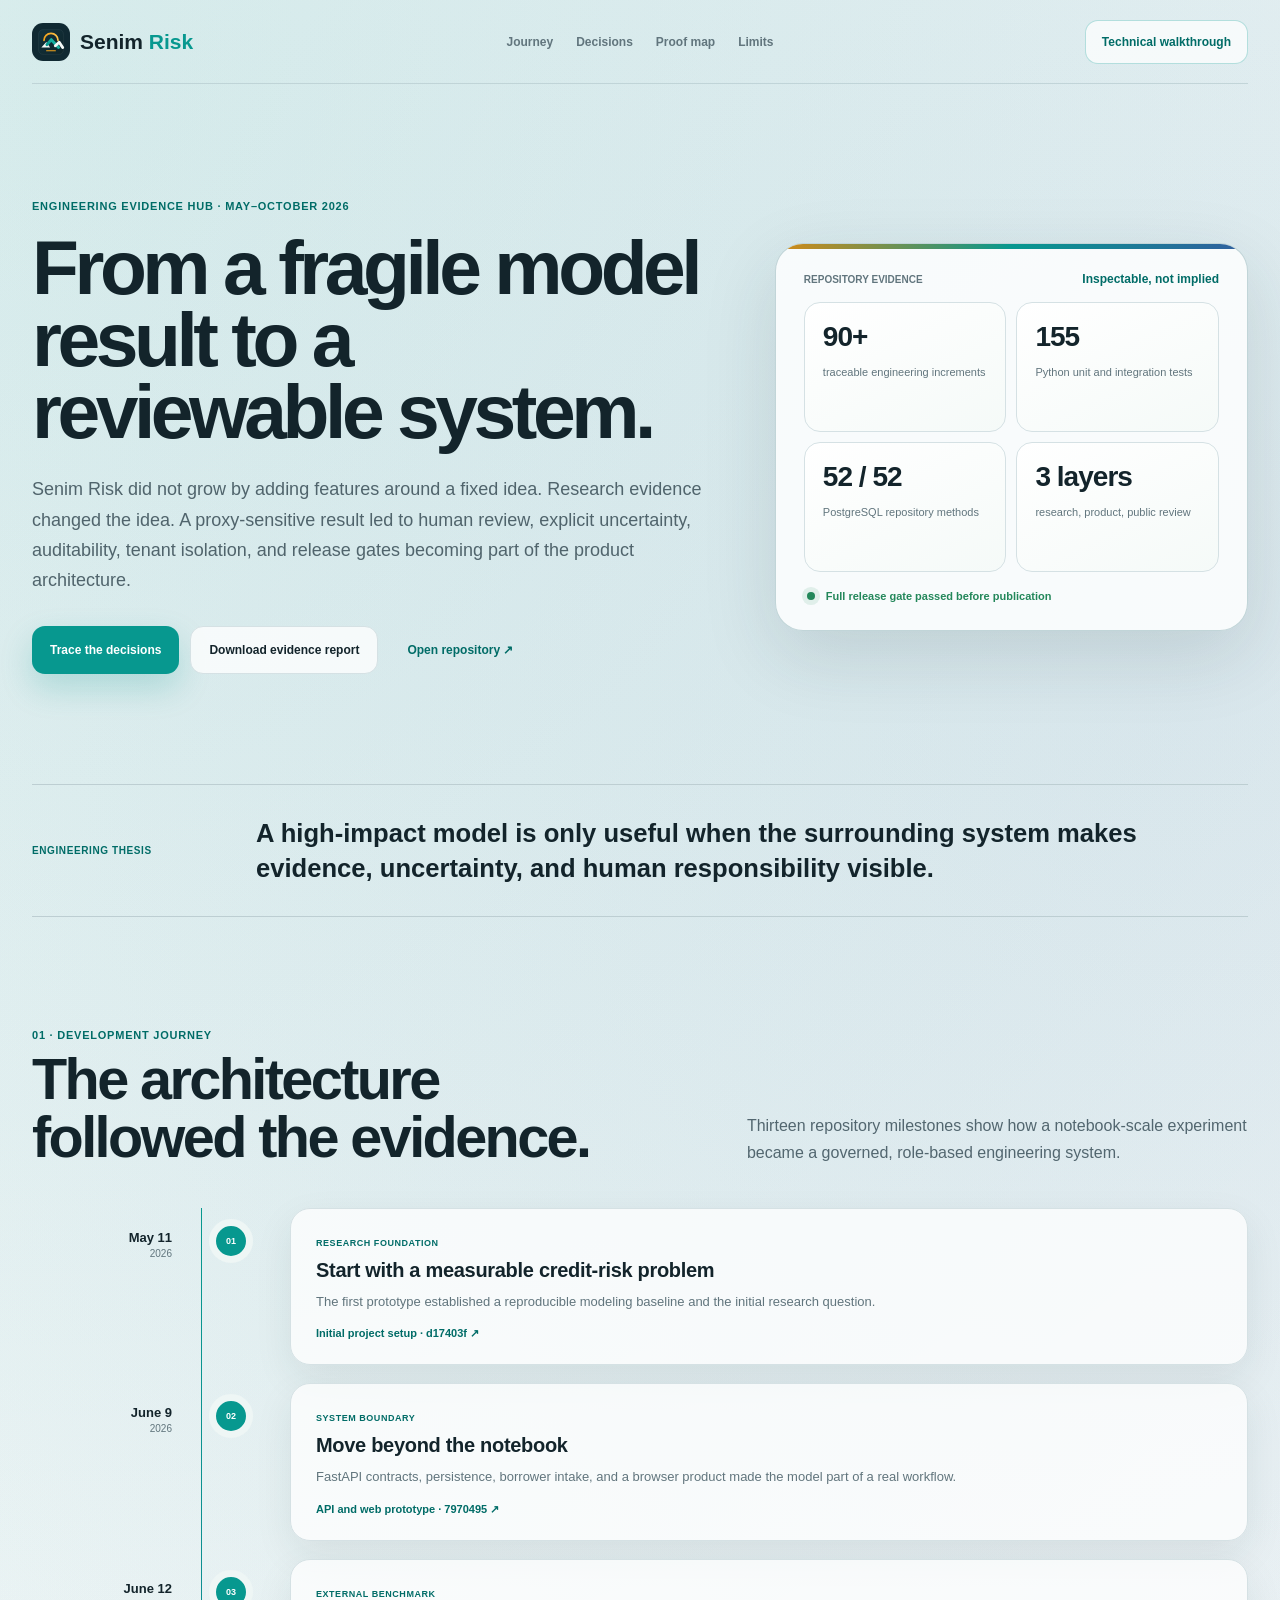
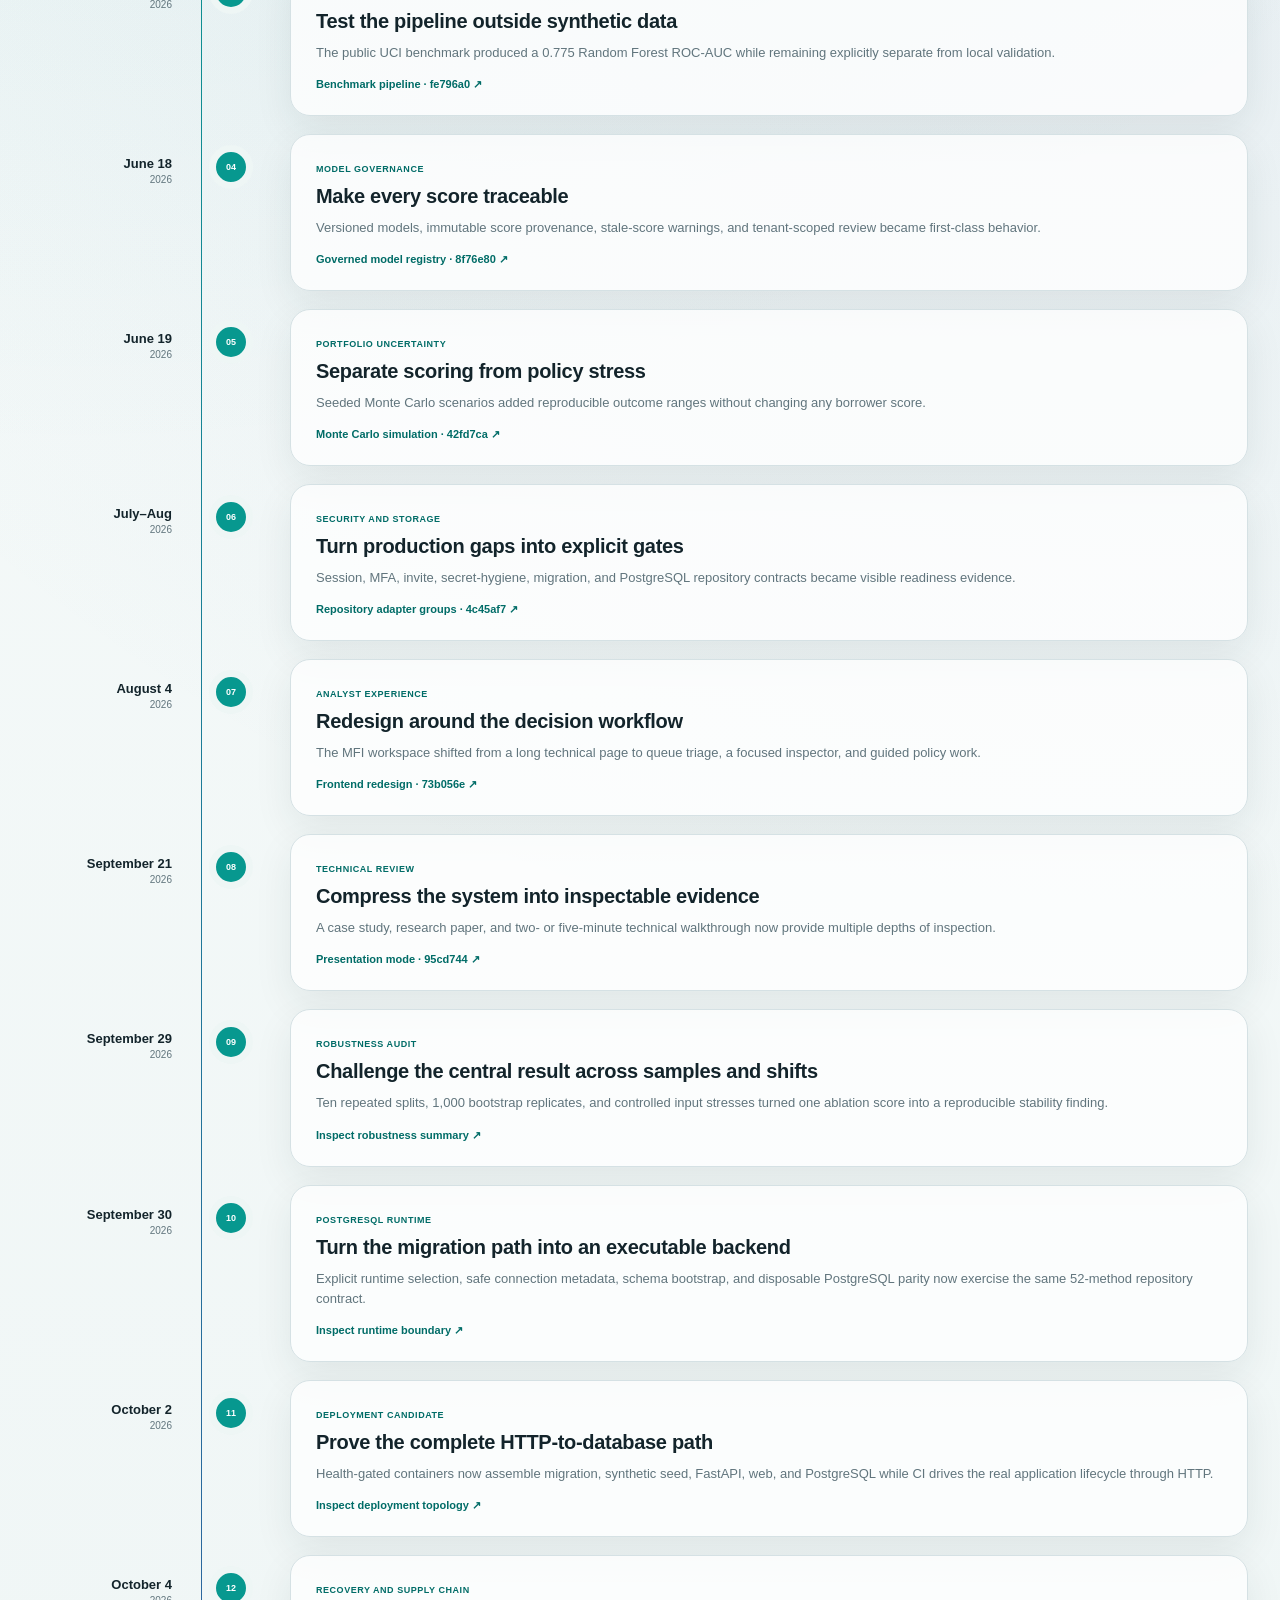
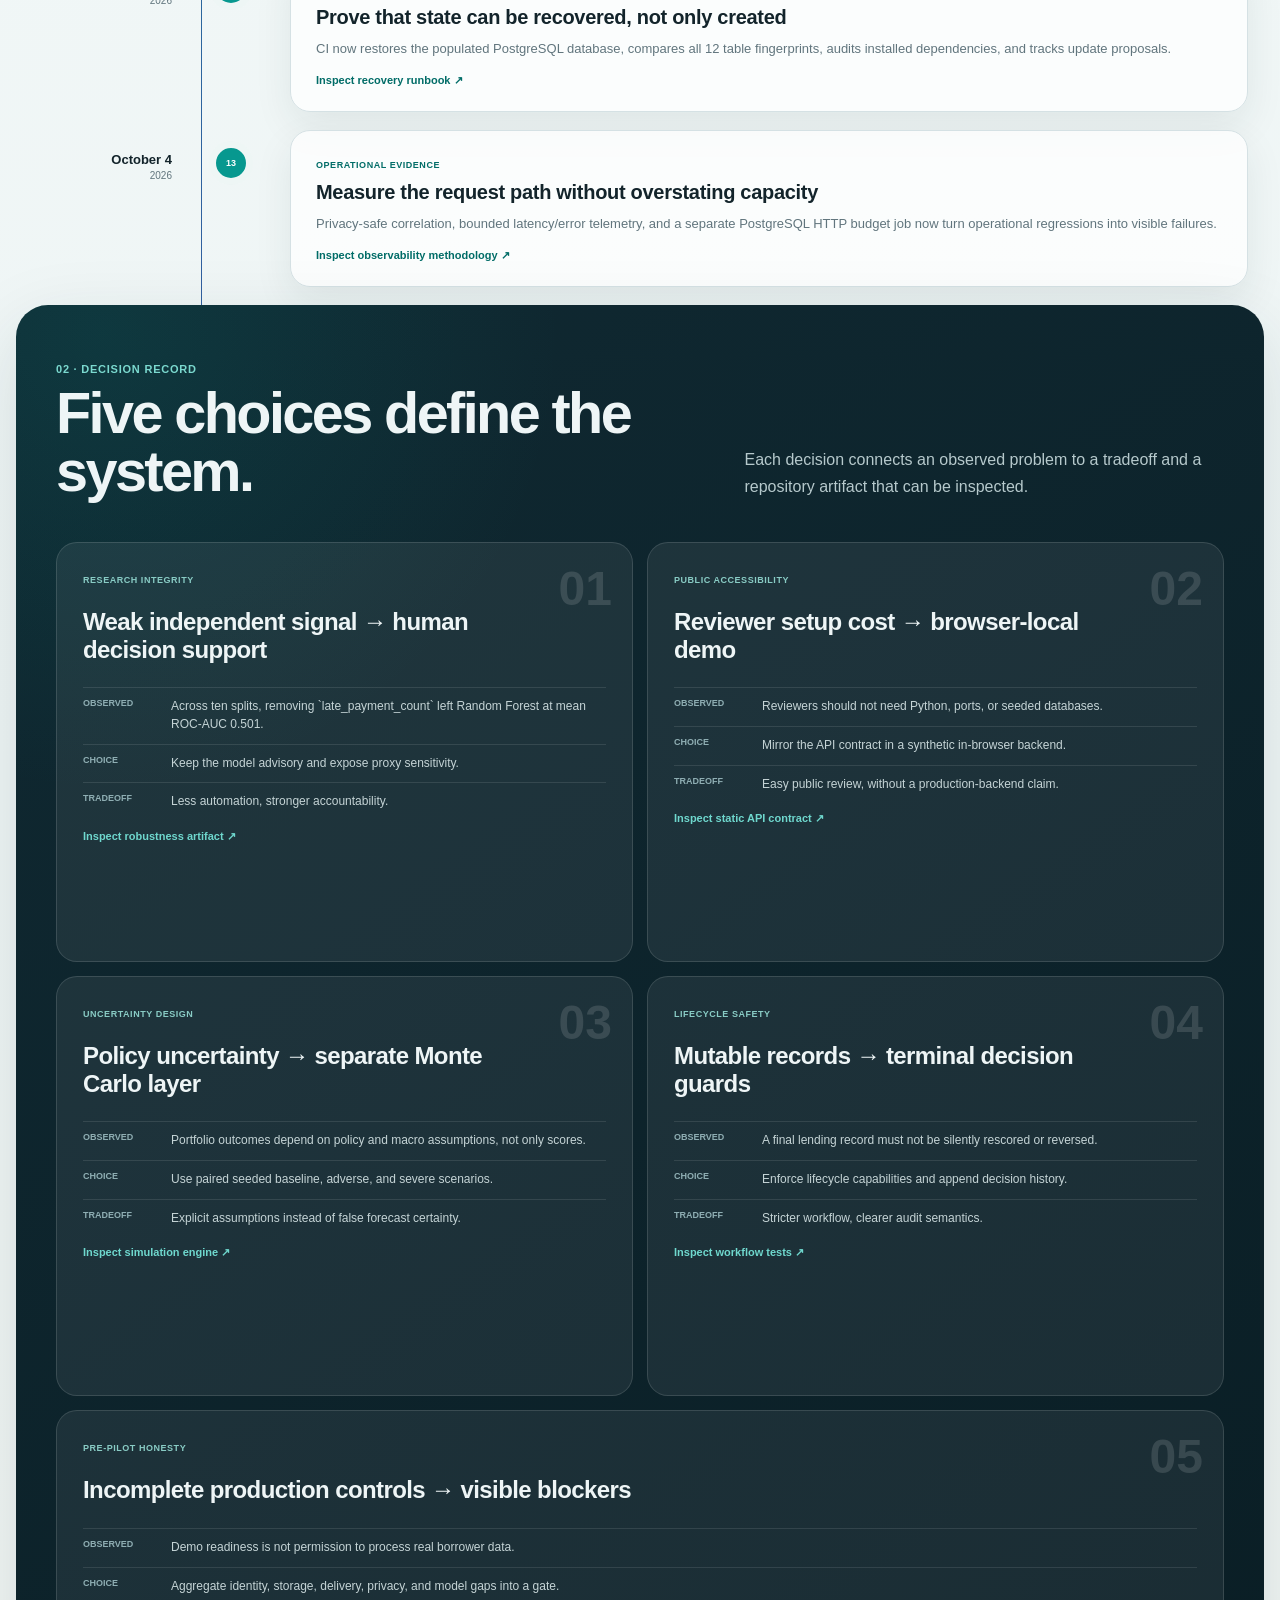
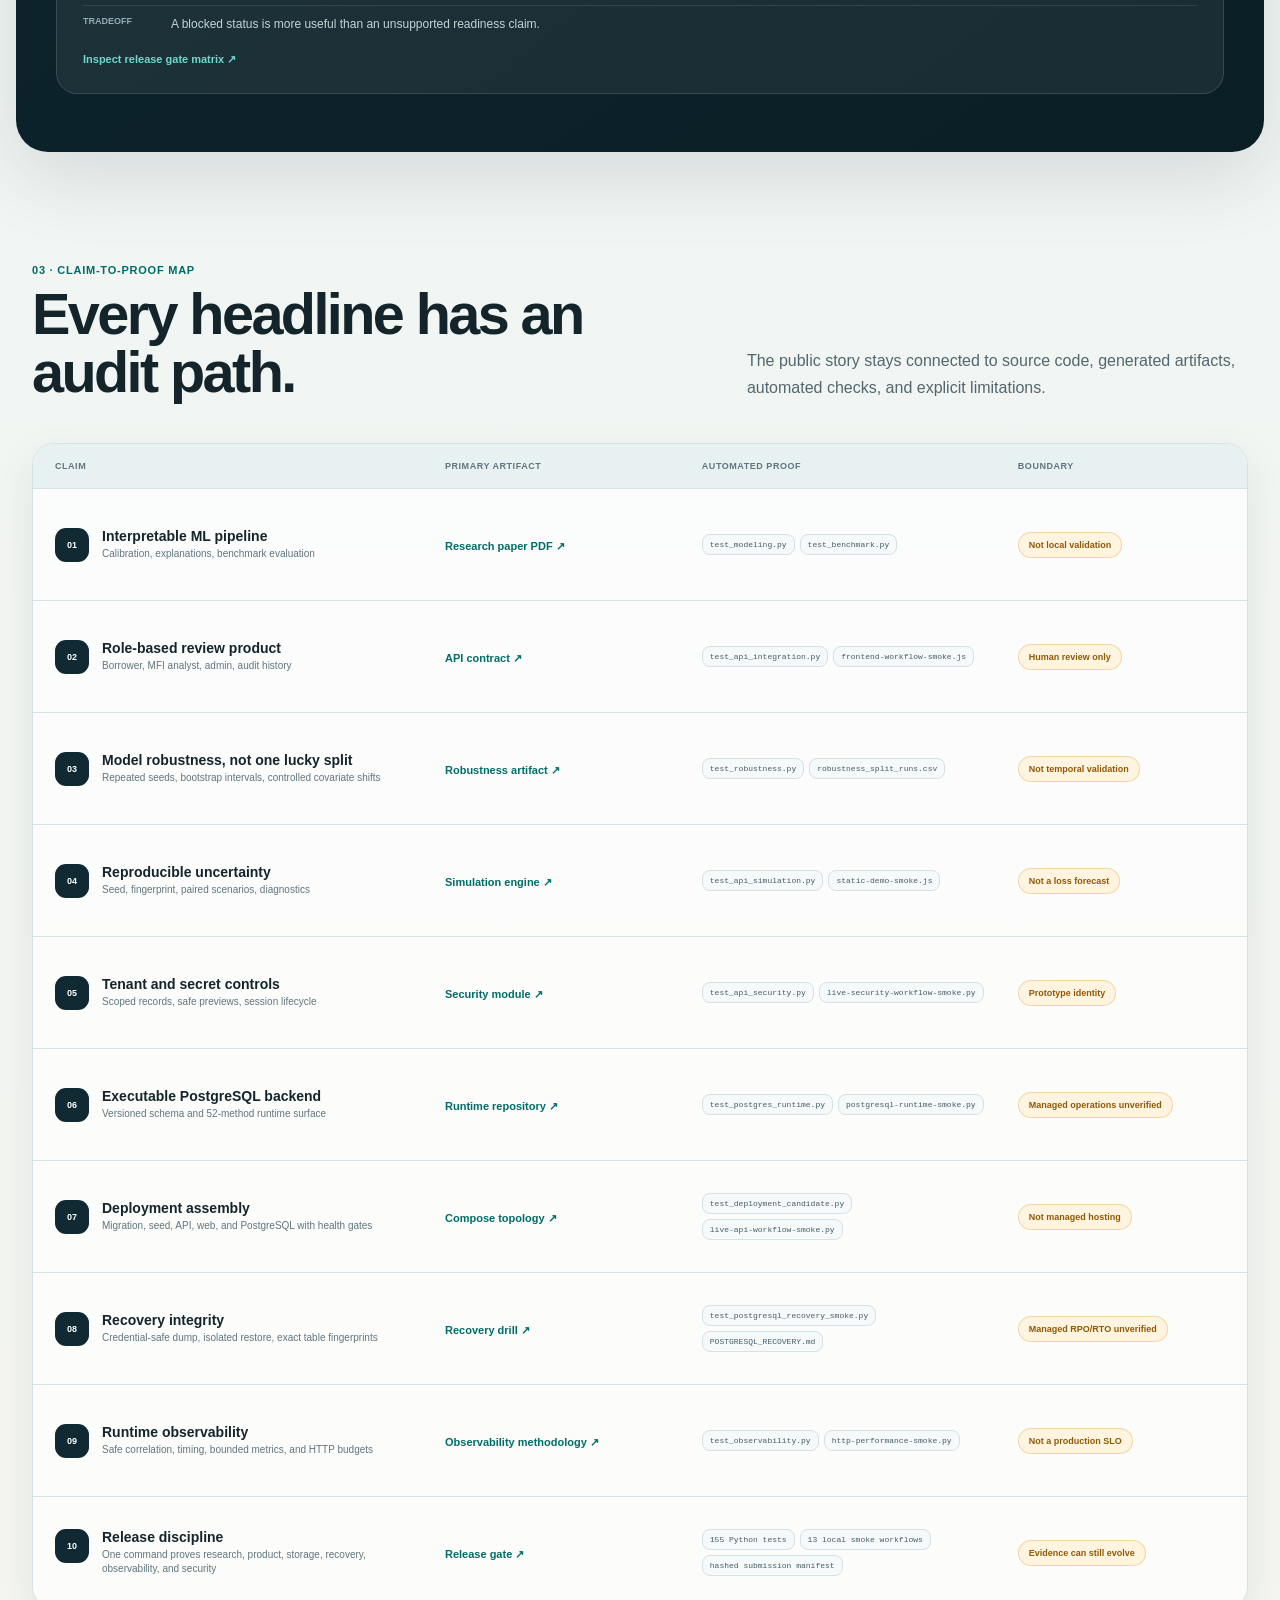
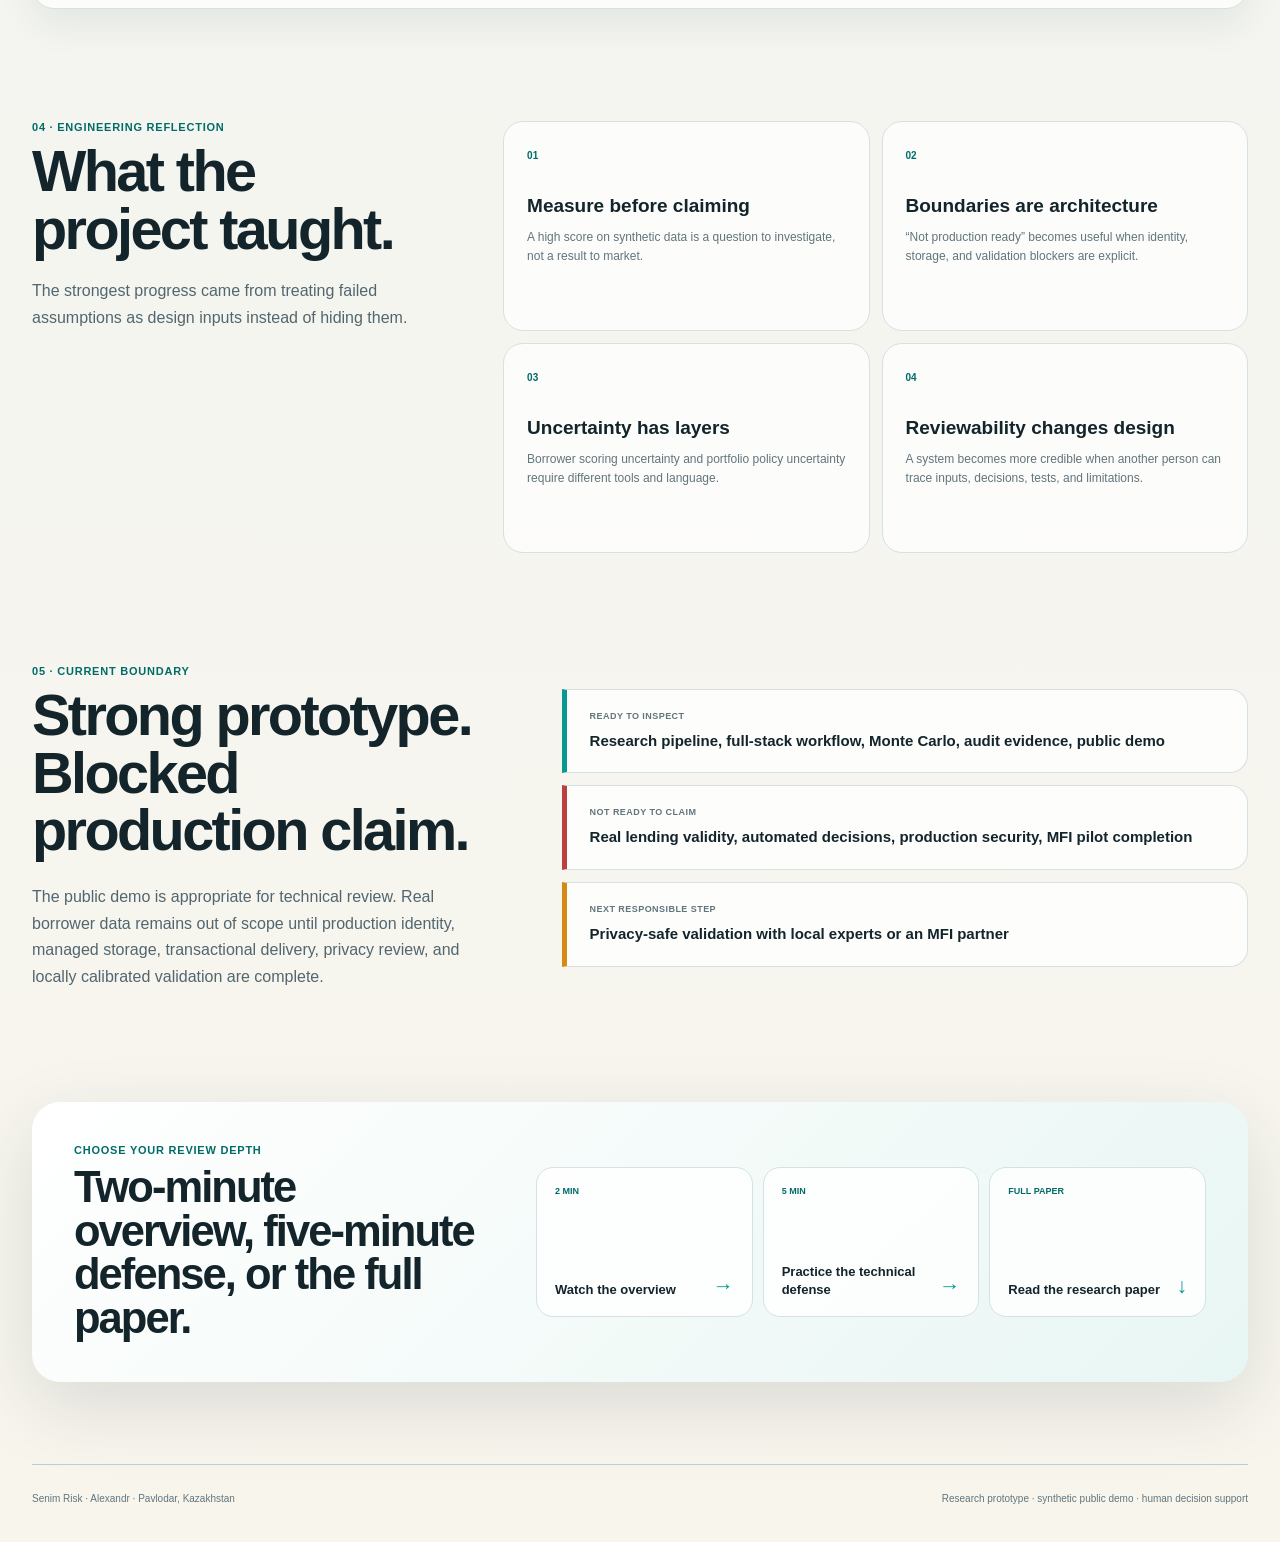
<file: apps/web/evidence.html>
<!doctype html>
<html lang="en">
  <head>
    <meta charset="utf-8" />
    <meta name="viewport" content="width=device-width, initial-scale=1" />
    <meta name="theme-color" content="#102932" />
    <meta
      name="description"
      content="Trace the engineering decisions, development history, and reproducible evidence behind Senim Risk."
    />
    <meta name="application-name" content="Senim Risk" />
    <meta property="og:type" content="website" />
    <meta property="og:title" content="Senim Risk | Engineering Evidence" />
    <meta
      property="og:description"
      content="Trace the engineering decisions and reproducible evidence behind an interpretable credit-risk system for thin-file borrowers."
    />
    <meta property="og:image" content="https://alex-tereshkovv.github.io/micro-score/assets/senim-risk-social-preview.png" />
    <meta property="og:image:width" content="1200" />
    <meta property="og:image:height" content="630" />
    <meta property="og:image:alt" content="Senim Risk — an interpretable credit-risk system for thin-file borrowers" />
    <meta name="twitter:card" content="summary_large_image" />
    <meta name="twitter:title" content="Senim Risk | Engineering Evidence" />
    <meta name="twitter:description" content="Trace the engineering decisions and reproducible evidence behind Senim Risk." />
    <meta name="twitter:image" content="https://alex-tereshkovv.github.io/micro-score/assets/senim-risk-social-preview.png" />
    <title>Senim Risk | Engineering Evidence</title>
    <link rel="icon" type="image/svg+xml" href="./assets/favicon.svg" />
    <link rel="icon" type="image/png" sizes="32x32" href="./assets/favicon-32.png" />
    <link rel="apple-touch-icon" href="./assets/apple-touch-icon.png" />
    <link rel="stylesheet" href="./evidence.css?v=20261027-senim-risk-brand-v2" />
  </head>
  <body>
    <a class="skip-link" href="#evidence-main">Skip to engineering evidence</a>
    <header class="evidence-nav">
      <a class="evidence-brand" href="./#/review" aria-label="Return to the Senim Risk engineering case study">
        <img src="./assets/senim-risk-mark.svg" alt="" />
        <span><strong>Senim</strong> Risk</span>
      </a>
      <nav aria-label="Evidence hub navigation">
        <a href="#journey">Journey</a>
        <a href="#decisions">Decisions</a>
        <a href="#proof">Proof map</a>
        <a href="#limits">Limits</a>
      </nav>
      <a class="nav-cta" href="./showcase.html">Technical walkthrough</a>
    </header>

    <main id="evidence-main" tabindex="-1">
      <section class="evidence-hero">
        <div class="hero-copy">
          <p class="evidence-eyebrow">Engineering evidence hub · May–October 2026</p>
          <h1>From a fragile model result to a reviewable system.</h1>
          <p class="hero-lead">
            Senim Risk did not grow by adding features around a fixed idea. Research evidence changed the idea.
            A proxy-sensitive result led to human review, explicit uncertainty, auditability, tenant isolation,
            and release gates becoming part of the product architecture.
          </p>
          <div class="hero-actions">
            <a class="primary-action" href="#decisions">Trace the decisions</a>
            <a class="secondary-action" href="./assets/Senim_Risk_Engineering_Case_Study.pdf" download>Download evidence report</a>
            <a class="text-action" href="https://github.com/alex-tereshkovv/micro-score" target="_blank" rel="noreferrer">Open repository ↗</a>
          </div>
        </div>
        <aside class="hero-proof" aria-label="Project evidence snapshot">
          <div class="proof-header">
            <span>Repository evidence</span>
            <strong>Inspectable, not implied</strong>
          </div>
          <div class="hero-metrics">
            <div><strong>90+</strong><span>traceable engineering increments</span></div>
            <div><strong>155</strong><span>Python unit and integration tests</span></div>
            <div><strong>52 / 52</strong><span>PostgreSQL repository methods</span></div>
            <div><strong>3 layers</strong><span>research, product, public review</span></div>
          </div>
          <p><span></span>Full release gate passed before publication</p>
        </aside>
      </section>

      <section class="thesis-strip" aria-label="Engineering thesis">
        <span>Engineering thesis</span>
        <strong>A high-impact model is only useful when the surrounding system makes evidence, uncertainty, and human responsibility visible.</strong>
      </section>

      <section id="journey" class="evidence-section journey-section">
        <div class="section-heading">
          <div>
            <p class="evidence-eyebrow">01 · Development journey</p>
            <h2>The architecture followed the evidence.</h2>
          </div>
          <p>Thirteen repository milestones show how a notebook-scale experiment became a governed, role-based engineering system.</p>
        </div>

        <div class="journey-grid">
          <article data-milestone>
            <div class="journey-date"><span>May 11</span><em>2026</em></div>
            <div class="journey-marker">01</div>
            <div class="journey-copy">
              <span>Research foundation</span>
              <h3>Start with a measurable credit-risk problem</h3>
              <p>The first prototype established a reproducible modeling baseline and the initial research question.</p>
              <a href="https://github.com/alex-tereshkovv/micro-score/commit/d17403f" target="_blank" rel="noreferrer">Initial project setup · d17403f ↗</a>
            </div>
          </article>
          <article data-milestone>
            <div class="journey-date"><span>June 9</span><em>2026</em></div>
            <div class="journey-marker">02</div>
            <div class="journey-copy">
              <span>System boundary</span>
              <h3>Move beyond the notebook</h3>
              <p>FastAPI contracts, persistence, borrower intake, and a browser product made the model part of a real workflow.</p>
              <a href="https://github.com/alex-tereshkovv/micro-score/commit/7970495" target="_blank" rel="noreferrer">API and web prototype · 7970495 ↗</a>
            </div>
          </article>
          <article data-milestone>
            <div class="journey-date"><span>June 12</span><em>2026</em></div>
            <div class="journey-marker">03</div>
            <div class="journey-copy">
              <span>External benchmark</span>
              <h3>Test the pipeline outside synthetic data</h3>
              <p>The public UCI benchmark produced a 0.775 Random Forest ROC-AUC while remaining explicitly separate from local validation.</p>
              <a href="https://github.com/alex-tereshkovv/micro-score/commit/fe796a0" target="_blank" rel="noreferrer">Benchmark pipeline · fe796a0 ↗</a>
            </div>
          </article>
          <article data-milestone>
            <div class="journey-date"><span>June 18</span><em>2026</em></div>
            <div class="journey-marker">04</div>
            <div class="journey-copy">
              <span>Model governance</span>
              <h3>Make every score traceable</h3>
              <p>Versioned models, immutable score provenance, stale-score warnings, and tenant-scoped review became first-class behavior.</p>
              <a href="https://github.com/alex-tereshkovv/micro-score/commit/8f76e80" target="_blank" rel="noreferrer">Governed model registry · 8f76e80 ↗</a>
            </div>
          </article>
          <article data-milestone>
            <div class="journey-date"><span>June 19</span><em>2026</em></div>
            <div class="journey-marker">05</div>
            <div class="journey-copy">
              <span>Portfolio uncertainty</span>
              <h3>Separate scoring from policy stress</h3>
              <p>Seeded Monte Carlo scenarios added reproducible outcome ranges without changing any borrower score.</p>
              <a href="https://github.com/alex-tereshkovv/micro-score/commit/42fd7ca" target="_blank" rel="noreferrer">Monte Carlo simulation · 42fd7ca ↗</a>
            </div>
          </article>
          <article data-milestone>
            <div class="journey-date"><span>July–Aug</span><em>2026</em></div>
            <div class="journey-marker">06</div>
            <div class="journey-copy">
              <span>Security and storage</span>
              <h3>Turn production gaps into explicit gates</h3>
              <p>Session, MFA, invite, secret-hygiene, migration, and PostgreSQL repository contracts became visible readiness evidence.</p>
              <a href="https://github.com/alex-tereshkovv/micro-score/commit/4c45af7" target="_blank" rel="noreferrer">Repository adapter groups · 4c45af7 ↗</a>
            </div>
          </article>
          <article data-milestone>
            <div class="journey-date"><span>August 4</span><em>2026</em></div>
            <div class="journey-marker">07</div>
            <div class="journey-copy">
              <span>Analyst experience</span>
              <h3>Redesign around the decision workflow</h3>
              <p>The MFI workspace shifted from a long technical page to queue triage, a focused inspector, and guided policy work.</p>
              <a href="https://github.com/alex-tereshkovv/micro-score/commit/73b056e" target="_blank" rel="noreferrer">Frontend redesign · 73b056e ↗</a>
            </div>
          </article>
          <article data-milestone>
            <div class="journey-date"><span>September 21</span><em>2026</em></div>
            <div class="journey-marker">08</div>
            <div class="journey-copy">
              <span>Technical review</span>
              <h3>Compress the system into inspectable evidence</h3>
              <p>A case study, research paper, and two- or five-minute technical walkthrough now provide multiple depths of inspection.</p>
              <a href="https://github.com/alex-tereshkovv/micro-score/commit/95cd744" target="_blank" rel="noreferrer">Presentation mode · 95cd744 ↗</a>
            </div>
          </article>
          <article data-milestone>
            <div class="journey-date"><span>September 29</span><em>2026</em></div>
            <div class="journey-marker">09</div>
            <div class="journey-copy">
              <span>Robustness audit</span>
              <h3>Challenge the central result across samples and shifts</h3>
              <p>Ten repeated splits, 1,000 bootstrap replicates, and controlled input stresses turned one ablation score into a reproducible stability finding.</p>
              <a href="https://github.com/alex-tereshkovv/micro-score/blob/main/reports/research-artifacts/robustness_summary.csv" target="_blank" rel="noreferrer">Inspect robustness summary ↗</a>
            </div>
          </article>
          <article data-milestone>
            <div class="journey-date"><span>September 30</span><em>2026</em></div>
            <div class="journey-marker">10</div>
            <div class="journey-copy">
              <span>PostgreSQL runtime</span>
              <h3>Turn the migration path into an executable backend</h3>
              <p>Explicit runtime selection, safe connection metadata, schema bootstrap, and disposable PostgreSQL parity now exercise the same 52-method repository contract.</p>
              <a href="https://github.com/alex-tereshkovv/micro-score/blob/main/src/microscore_api/postgres_runtime.py" target="_blank" rel="noreferrer">Inspect runtime boundary ↗</a>
            </div>
          </article>
          <article data-milestone>
            <div class="journey-date"><span>October 2</span><em>2026</em></div>
            <div class="journey-marker">11</div>
            <div class="journey-copy">
              <span>Deployment candidate</span>
              <h3>Prove the complete HTTP-to-database path</h3>
              <p>Health-gated containers now assemble migration, synthetic seed, FastAPI, web, and PostgreSQL while CI drives the real application lifecycle through HTTP.</p>
              <a href="https://github.com/alex-tereshkovv/micro-score/blob/main/compose.yaml" target="_blank" rel="noreferrer">Inspect deployment topology ↗</a>
            </div>
          </article>
          <article data-milestone>
            <div class="journey-date"><span>October 4</span><em>2026</em></div>
            <div class="journey-marker">12</div>
            <div class="journey-copy">
              <span>Recovery and supply chain</span>
              <h3>Prove that state can be recovered, not only created</h3>
              <p>CI now restores the populated PostgreSQL database, compares all 12 table fingerprints, audits installed dependencies, and tracks update proposals.</p>
              <a href="https://github.com/alex-tereshkovv/micro-score/blob/main/docs/POSTGRESQL_RECOVERY.md" target="_blank" rel="noreferrer">Inspect recovery runbook ↗</a>
            </div>
          </article>
          <article data-milestone>
            <div class="journey-date"><span>October 4</span><em>2026</em></div>
            <div class="journey-marker">13</div>
            <div class="journey-copy">
              <span>Operational evidence</span>
              <h3>Measure the request path without overstating capacity</h3>
              <p>Privacy-safe correlation, bounded latency/error telemetry, and a separate PostgreSQL HTTP budget job now turn operational regressions into visible failures.</p>
              <a href="https://github.com/alex-tereshkovv/micro-score/blob/main/docs/OBSERVABILITY_AND_PERFORMANCE.md" target="_blank" rel="noreferrer">Inspect observability methodology ↗</a>
            </div>
          </article>
        </div>
      </section>

      <section id="decisions" class="evidence-section decision-section">
        <div class="section-heading light-heading">
          <div>
            <p class="evidence-eyebrow">02 · Decision record</p>
            <h2>Five choices define the system.</h2>
          </div>
          <p>Each decision connects an observed problem to a tradeoff and a repository artifact that can be inspected.</p>
        </div>

        <div class="decision-grid">
          <article data-decision>
            <div class="decision-number">01</div>
            <span>Research integrity</span>
            <h3>Weak independent signal → human decision support</h3>
            <dl>
              <div><dt>Observed</dt><dd>Across ten splits, removing `late_payment_count` left Random Forest at mean ROC-AUC 0.501.</dd></div>
              <div><dt>Choice</dt><dd>Keep the model advisory and expose proxy sensitivity.</dd></div>
              <div><dt>Tradeoff</dt><dd>Less automation, stronger accountability.</dd></div>
            </dl>
            <a href="https://github.com/alex-tereshkovv/micro-score/blob/main/reports/research-artifacts/robustness_summary.csv" target="_blank" rel="noreferrer">Inspect robustness artifact ↗</a>
          </article>
          <article data-decision>
            <div class="decision-number">02</div>
            <span>Public accessibility</span>
            <h3>Reviewer setup cost → browser-local demo</h3>
            <dl>
              <div><dt>Observed</dt><dd>Reviewers should not need Python, ports, or seeded databases.</dd></div>
              <div><dt>Choice</dt><dd>Mirror the API contract in a synthetic in-browser backend.</dd></div>
              <div><dt>Tradeoff</dt><dd>Easy public review, without a production-backend claim.</dd></div>
            </dl>
            <a href="https://github.com/alex-tereshkovv/micro-score/blob/main/apps/web/mock-api.js" target="_blank" rel="noreferrer">Inspect static API contract ↗</a>
          </article>
          <article data-decision>
            <div class="decision-number">03</div>
            <span>Uncertainty design</span>
            <h3>Policy uncertainty → separate Monte Carlo layer</h3>
            <dl>
              <div><dt>Observed</dt><dd>Portfolio outcomes depend on policy and macro assumptions, not only scores.</dd></div>
              <div><dt>Choice</dt><dd>Use paired seeded baseline, adverse, and severe scenarios.</dd></div>
              <div><dt>Tradeoff</dt><dd>Explicit assumptions instead of false forecast certainty.</dd></div>
            </dl>
            <a href="https://github.com/alex-tereshkovv/micro-score/blob/main/src/microscore_api/simulation.py" target="_blank" rel="noreferrer">Inspect simulation engine ↗</a>
          </article>
          <article data-decision>
            <div class="decision-number">04</div>
            <span>Lifecycle safety</span>
            <h3>Mutable records → terminal decision guards</h3>
            <dl>
              <div><dt>Observed</dt><dd>A final lending record must not be silently rescored or reversed.</dd></div>
              <div><dt>Choice</dt><dd>Enforce lifecycle capabilities and append decision history.</dd></div>
              <div><dt>Tradeoff</dt><dd>Stricter workflow, clearer audit semantics.</dd></div>
            </dl>
            <a href="https://github.com/alex-tereshkovv/micro-score/blob/main/tests/test_api_integration.py" target="_blank" rel="noreferrer">Inspect workflow tests ↗</a>
          </article>
          <article data-decision>
            <div class="decision-number">05</div>
            <span>Pre-pilot honesty</span>
            <h3>Incomplete production controls → visible blockers</h3>
            <dl>
              <div><dt>Observed</dt><dd>Demo readiness is not permission to process real borrower data.</dd></div>
              <div><dt>Choice</dt><dd>Aggregate identity, storage, delivery, privacy, and model gaps into a gate.</dd></div>
              <div><dt>Tradeoff</dt><dd>A blocked status is more useful than an unsupported readiness claim.</dd></div>
            </dl>
            <a href="https://github.com/alex-tereshkovv/micro-score/blob/main/docs/ENGINEERING_QUALITY.md" target="_blank" rel="noreferrer">Inspect release gate matrix ↗</a>
          </article>
        </div>
      </section>

      <section id="proof" class="evidence-section proof-section">
        <div class="section-heading">
          <div>
            <p class="evidence-eyebrow">03 · Claim-to-proof map</p>
            <h2>Every headline has an audit path.</h2>
          </div>
          <p>The public story stays connected to source code, generated artifacts, automated checks, and explicit limitations.</p>
        </div>

        <div class="proof-map" role="table" aria-label="Senim Risk claim-to-proof map">
          <div class="proof-map-header" role="row">
            <span role="columnheader">Claim</span><span role="columnheader">Primary artifact</span><span role="columnheader">Automated proof</span><span role="columnheader">Boundary</span>
          </div>
          <article role="row">
            <div role="cell"><span class="proof-index">01</span><strong>Interpretable ML pipeline</strong><small>Calibration, explanations, benchmark evaluation</small></div>
            <div role="cell"><a href="./assets/Senim_Risk_Research_Paper.pdf" target="_blank" rel="noreferrer">Research paper PDF ↗</a></div>
            <div role="cell"><code>test_modeling.py</code><code>test_benchmark.py</code></div>
            <div role="cell"><span class="boundary-pill">Not local validation</span></div>
          </article>
          <article role="row">
            <div role="cell"><span class="proof-index">02</span><strong>Role-based review product</strong><small>Borrower, MFI analyst, admin, audit history</small></div>
            <div role="cell"><a href="https://github.com/alex-tereshkovv/micro-score/blob/main/docs/API_CONTRACT.md" target="_blank" rel="noreferrer">API contract ↗</a></div>
            <div role="cell"><code>test_api_integration.py</code><code>frontend-workflow-smoke.js</code></div>
            <div role="cell"><span class="boundary-pill">Human review only</span></div>
          </article>
          <article role="row">
            <div role="cell"><span class="proof-index">03</span><strong>Model robustness, not one lucky split</strong><small>Repeated seeds, bootstrap intervals, controlled covariate shifts</small></div>
            <div role="cell"><a href="https://github.com/alex-tereshkovv/micro-score/blob/main/reports/research-artifacts/robustness_summary.csv" target="_blank" rel="noreferrer">Robustness artifact ↗</a></div>
            <div role="cell"><code>test_robustness.py</code><code>robustness_split_runs.csv</code></div>
            <div role="cell"><span class="boundary-pill">Not temporal validation</span></div>
          </article>
          <article role="row">
            <div role="cell"><span class="proof-index">04</span><strong>Reproducible uncertainty</strong><small>Seed, fingerprint, paired scenarios, diagnostics</small></div>
            <div role="cell"><a href="https://github.com/alex-tereshkovv/micro-score/blob/main/src/microscore_api/simulation.py" target="_blank" rel="noreferrer">Simulation engine ↗</a></div>
            <div role="cell"><code>test_api_simulation.py</code><code>static-demo-smoke.js</code></div>
            <div role="cell"><span class="boundary-pill">Not a loss forecast</span></div>
          </article>
          <article role="row">
            <div role="cell"><span class="proof-index">05</span><strong>Tenant and secret controls</strong><small>Scoped records, safe previews, session lifecycle</small></div>
            <div role="cell"><a href="https://github.com/alex-tereshkovv/micro-score/blob/main/src/microscore_api/security.py" target="_blank" rel="noreferrer">Security module ↗</a></div>
            <div role="cell"><code>test_api_security.py</code><code>live-security-workflow-smoke.py</code></div>
            <div role="cell"><span class="boundary-pill">Prototype identity</span></div>
          </article>
          <article role="row">
            <div role="cell"><span class="proof-index">06</span><strong>Executable PostgreSQL backend</strong><small>Versioned schema and 52-method runtime surface</small></div>
            <div role="cell"><a href="https://github.com/alex-tereshkovv/micro-score/blob/main/src/microscore_api/postgres_runtime.py" target="_blank" rel="noreferrer">Runtime repository ↗</a></div>
            <div role="cell"><code>test_postgres_runtime.py</code><code>postgresql-runtime-smoke.py</code></div>
            <div role="cell"><span class="boundary-pill">Managed operations unverified</span></div>
          </article>
          <article role="row">
            <div role="cell"><span class="proof-index">07</span><strong>Deployment assembly</strong><small>Migration, seed, API, web, and PostgreSQL with health gates</small></div>
            <div role="cell"><a href="https://github.com/alex-tereshkovv/micro-score/blob/main/compose.yaml" target="_blank" rel="noreferrer">Compose topology ↗</a></div>
            <div role="cell"><code>test_deployment_candidate.py</code><code>live-api-workflow-smoke.py</code></div>
            <div role="cell"><span class="boundary-pill">Not managed hosting</span></div>
          </article>
          <article role="row">
            <div role="cell"><span class="proof-index">08</span><strong>Recovery integrity</strong><small>Credential-safe dump, isolated restore, exact table fingerprints</small></div>
            <div role="cell"><a href="https://github.com/alex-tereshkovv/micro-score/blob/main/scripts/postgresql-backup-restore-smoke.py" target="_blank" rel="noreferrer">Recovery drill ↗</a></div>
            <div role="cell"><code>test_postgresql_recovery_smoke.py</code><code>POSTGRESQL_RECOVERY.md</code></div>
            <div role="cell"><span class="boundary-pill">Managed RPO/RTO unverified</span></div>
          </article>
          <article role="row">
            <div role="cell"><span class="proof-index">09</span><strong>Runtime observability</strong><small>Safe correlation, timing, bounded metrics, and HTTP budgets</small></div>
            <div role="cell"><a href="https://github.com/alex-tereshkovv/micro-score/blob/main/docs/OBSERVABILITY_AND_PERFORMANCE.md" target="_blank" rel="noreferrer">Observability methodology ↗</a></div>
            <div role="cell"><code>test_observability.py</code><code>http-performance-smoke.py</code></div>
            <div role="cell"><span class="boundary-pill">Not a production SLO</span></div>
          </article>
          <article role="row">
            <div role="cell"><span class="proof-index">10</span><strong>Release discipline</strong><small>One command proves research, product, storage, recovery, observability, and security</small></div>
            <div role="cell"><a href="https://github.com/alex-tereshkovv/micro-score/blob/main/scripts/check.ps1" target="_blank" rel="noreferrer">Release gate ↗</a></div>
            <div role="cell"><code>155 Python tests</code><code>13 local smoke workflows</code><code>hashed submission manifest</code></div>
            <div role="cell"><span class="boundary-pill">Evidence can still evolve</span></div>
          </article>
        </div>
      </section>

      <section class="evidence-section learning-section">
        <div class="learning-intro">
          <p class="evidence-eyebrow">04 · Engineering reflection</p>
          <h2>What the project taught.</h2>
          <p>The strongest progress came from treating failed assumptions as design inputs instead of hiding them.</p>
        </div>
        <div class="learning-grid">
          <article><span>01</span><h3>Measure before claiming</h3><p>A high score on synthetic data is a question to investigate, not a result to market.</p></article>
          <article><span>02</span><h3>Boundaries are architecture</h3><p>“Not production ready” becomes useful when identity, storage, and validation blockers are explicit.</p></article>
          <article><span>03</span><h3>Uncertainty has layers</h3><p>Borrower scoring uncertainty and portfolio policy uncertainty require different tools and language.</p></article>
          <article><span>04</span><h3>Reviewability changes design</h3><p>A system becomes more credible when another person can trace inputs, decisions, tests, and limitations.</p></article>
        </div>
      </section>

      <section id="limits" class="evidence-section limits-section">
        <div>
          <p class="evidence-eyebrow">05 · Current boundary</p>
          <h2>Strong prototype.<br />Blocked production claim.</h2>
          <p>
            The public demo is appropriate for technical review. Real borrower data remains out of scope until
            production identity, managed storage, transactional delivery, privacy review, and locally calibrated validation are complete.
          </p>
        </div>
        <div class="limits-stack">
          <article><span>Ready to inspect</span><strong>Research pipeline, full-stack workflow, Monte Carlo, audit evidence, public demo</strong></article>
          <article><span>Not ready to claim</span><strong>Real lending validity, automated decisions, production security, MFI pilot completion</strong></article>
          <article><span>Next responsible step</span><strong>Privacy-safe validation with local experts or an MFI partner</strong></article>
        </div>
      </section>

      <section class="evidence-cta">
        <div>
          <p class="evidence-eyebrow">Choose your review depth</p>
          <h2>Two-minute overview, five-minute defense, or the full paper.</h2>
        </div>
        <div class="cta-grid">
          <a href="./showcase.html"><span>2 min</span><strong>Watch the overview</strong><em>→</em></a>
          <a href="./showcase.html?mode=technical&amp;guide=1"><span>5 min</span><strong>Practice the technical defense</strong><em>→</em></a>
          <a href="./assets/Senim_Risk_Research_Paper.pdf"><span>Full paper</span><strong>Read the research paper</strong><em>↓</em></a>
        </div>
      </section>
    </main>

    <footer class="evidence-footer">
      <span>Senim Risk · Alexandr · Pavlodar, Kazakhstan</span>
      <span>Research prototype · synthetic public demo · human decision support</span>
    </footer>
  </body>
</html>
</file>
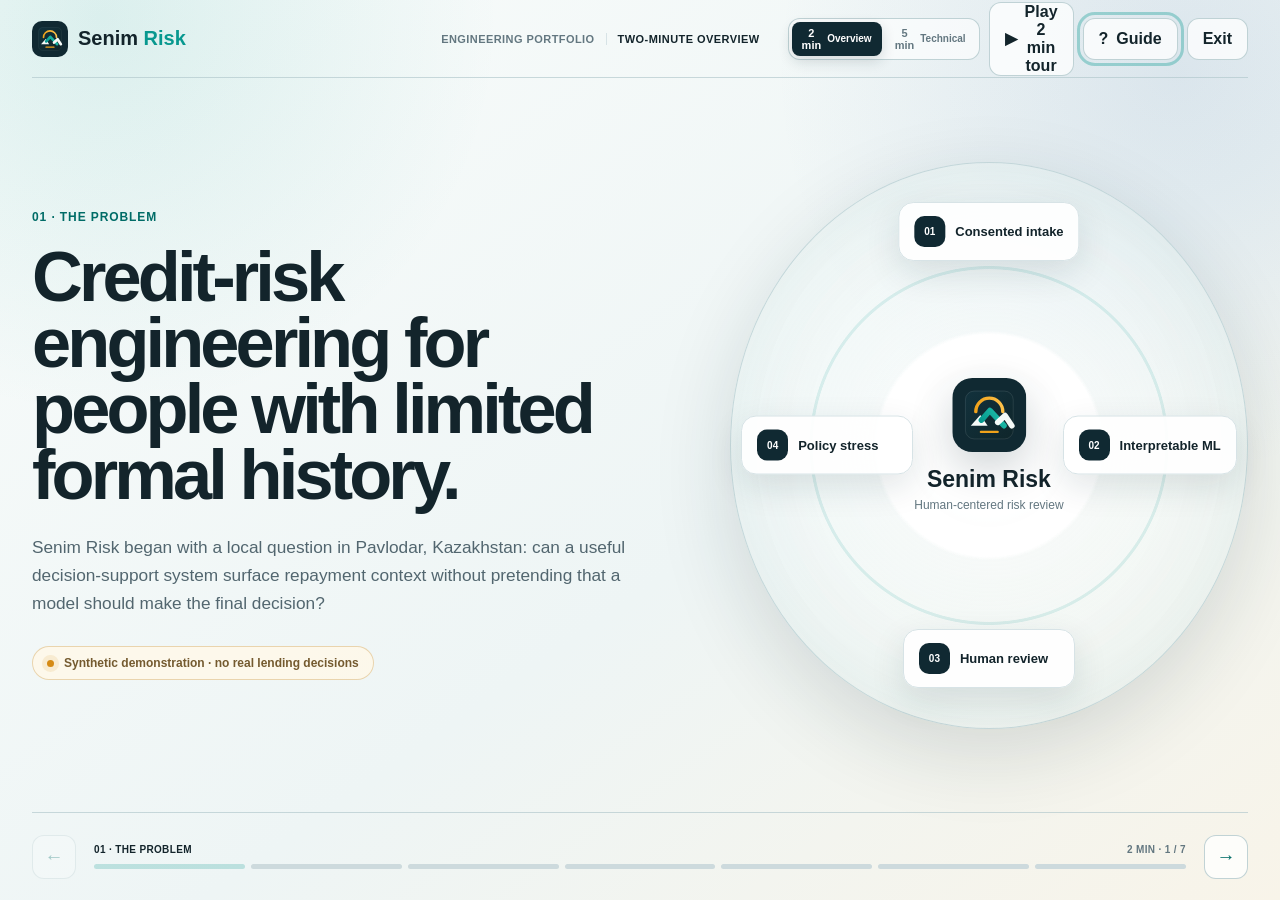
<file: apps/web/showcase.html>
<!doctype html>
<html lang="en">
  <head>
    <meta charset="utf-8" />
    <meta name="viewport" content="width=device-width, initial-scale=1" />
    <meta name="theme-color" content="#0f262e" />
    <meta
      name="description"
      content="A two- or five-minute guided technical walkthrough of the Senim Risk responsible credit-risk engineering project."
    />
    <meta name="application-name" content="Senim Risk" />
    <meta property="og:type" content="website" />
    <meta property="og:title" content="Senim Risk | Technical Walkthrough" />
    <meta
      property="og:description"
      content="A guided walkthrough of an interpretable credit-risk system for thin-file borrowers."
    />
    <meta property="og:image" content="https://alex-tereshkovv.github.io/micro-score/assets/senim-risk-social-preview.png" />
    <meta property="og:image:width" content="1200" />
    <meta property="og:image:height" content="630" />
    <meta property="og:image:alt" content="Senim Risk — an interpretable credit-risk system for thin-file borrowers" />
    <meta name="twitter:card" content="summary_large_image" />
    <meta name="twitter:title" content="Senim Risk | Technical Walkthrough" />
    <meta name="twitter:description" content="A guided walkthrough of an interpretable credit-risk system for thin-file borrowers." />
    <meta name="twitter:image" content="https://alex-tereshkovv.github.io/micro-score/assets/senim-risk-social-preview.png" />
    <title>Senim Risk | Technical Walkthrough</title>
    <link rel="icon" type="image/svg+xml" href="./assets/favicon.svg" />
    <link rel="icon" type="image/png" sizes="32x32" href="./assets/favicon-32.png" />
    <link rel="apple-touch-icon" href="./assets/apple-touch-icon.png" />
    <link rel="stylesheet" href="./showcase.css?v=20261027-senim-risk-brand-v2" />
  </head>
  <body>
    <a class="skip-link" href="#showcase-main">Skip to walkthrough</a>
    <div class="showcase-shell">
      <header class="showcase-header">
        <a class="showcase-brand" href="./#/review" aria-label="Return to the Senim Risk engineering case study">
          <img src="./assets/senim-risk-mark.svg" alt="" />
          <span><strong>Senim</strong> Risk</span>
        </a>
        <div class="showcase-header-meta">
          <span>Engineering portfolio</span>
          <strong data-tour-label>Two-minute overview</strong>
        </div>
        <div class="showcase-header-actions">
          <div class="showcase-mode-switch" role="group" aria-label="Walkthrough depth">
            <button type="button" data-tour-mode="overview" aria-pressed="true"><b>2 min</b><span>Overview</span></button>
            <button type="button" data-tour-mode="technical" aria-pressed="false" aria-label="Five-minute technical defense"><b>5 min</b><span>Technical</span></button>
          </div>
          <button class="showcase-quiet-button" type="button" data-autoplay aria-pressed="false">
            <span data-autoplay-icon aria-hidden="true">▶</span>
            <span data-autoplay-label>Play tour</span>
          </button>
          <button
            class="showcase-quiet-button showcase-guide-button"
            type="button"
            data-guide-toggle
            aria-controls="presenter-guide"
            aria-expanded="false"
          >
            <span aria-hidden="true">?</span>
            <span>Guide</span>
          </button>
          <a class="showcase-exit" href="./#/review">Exit</a>
        </div>
      </header>

      <main id="showcase-main" class="showcase-stage" tabindex="-1" aria-live="polite">
        <article id="showcase-scene-1" class="showcase-slide scene-opening is-active" data-slide data-duration="17000" role="tabpanel" aria-labelledby="showcase-tab-1" aria-hidden="false">
          <div class="scene-copy">
            <p class="scene-eyebrow">01 · The problem</p>
            <h1>Credit-risk engineering for people with limited formal history.</h1>
            <p class="scene-lead">
              Senim Risk began with a local question in Pavlodar, Kazakhstan: can a useful decision-support
              system surface repayment context without pretending that a model should make the final decision?
            </p>
            <div class="scene-boundary"><span></span>Synthetic demonstration · no real lending decisions</div>
          </div>
          <div class="system-orbit" aria-label="Senim Risk system layers">
            <div class="orbit-core">
              <img src="./assets/senim-risk-mark.svg" alt="" />
              <strong>Senim Risk</strong>
              <span>Human-centered risk review</span>
            </div>
            <div class="orbit-node node-intake"><span>01</span><strong>Consented intake</strong></div>
            <div class="orbit-node node-model"><span>02</span><strong>Interpretable ML</strong></div>
            <div class="orbit-node node-review"><span>03</span><strong>Human review</strong></div>
            <div class="orbit-node node-policy"><span>04</span><strong>Policy stress</strong></div>
          </div>
        </article>

        <article id="showcase-scene-2" class="showcase-slide scene-research" data-slide data-duration="17000" role="tabpanel" aria-labelledby="showcase-tab-2" aria-hidden="true" hidden>
          <div class="scene-heading">
            <div>
              <p class="scene-eyebrow">02 · Research changed the product</p>
              <h2>The most valuable result was a limitation.</h2>
            </div>
            <p>
              An ablation test showed that the apparent strength of the synthetic model depended heavily on a
              late-payment proxy. That finding changed the architecture from automation to review support.
            </p>
          </div>
          <div class="evidence-plot" aria-label="Model evidence comparison">
            <div class="evidence-card evidence-synthetic">
              <span>Full synthetic model</span>
              <strong>0.830</strong>
              <em>ROC-AUC</em>
              <div class="evidence-bar"><i style="--bar: 83%"></i></div>
              <p>Promising at first glance.</p>
            </div>
            <div class="evidence-arrow" aria-hidden="true">→</div>
            <div class="evidence-card evidence-ablation">
              <span>Remove proxy feature</span>
              <strong>0.492</strong>
              <em>ROC-AUC</em>
              <div class="evidence-bar"><i style="--bar: 49.2%"></i></div>
              <p>Near-random thin-file signal.</p>
            </div>
            <div class="evidence-card evidence-benchmark">
              <span>Public UCI benchmark</span>
              <strong>0.775</strong>
              <em>ROC-AUC</em>
              <div class="evidence-bar"><i style="--bar: 77.5%"></i></div>
              <p>Technical benchmark, not Kazakhstan validation.</p>
            </div>
          </div>
          <div class="engineering-decision">
            <span>Engineering decision</span>
            <strong>Expose uncertainty and require a trained human reviewer.</strong>
          </div>
        </article>

        <article id="showcase-scene-3" class="showcase-slide scene-workflow" data-slide data-duration="17000" role="tabpanel" aria-labelledby="showcase-tab-3" aria-hidden="true" hidden>
          <div class="scene-heading compact-heading">
            <div>
              <p class="scene-eyebrow">03 · Product workflow</p>
              <h2>Context before action.</h2>
            </div>
            <p>Every score stays attached to model provenance, an explanation, review checks, and an audit trail.</p>
          </div>
          <div class="analyst-demo">
            <section class="demo-queue" aria-label="Application queue example">
              <div class="demo-panel-heading"><span>Application queue</span><strong>5 synthetic records</strong></div>
              <div class="queue-item is-selected">
                <span class="queue-avatar">01</span>
                <div><strong>Working capital</strong><small>Pavlodar city · 3,000 units</small></div>
                <em>Selected</em>
              </div>
              <div class="queue-item">
                <span class="queue-avatar">02</span>
                <div><strong>Equipment</strong><small>Bayanaul · 4,200 units</small></div>
                <em>Review</em>
              </div>
              <div class="queue-item">
                <span class="queue-avatar">03</span>
                <div><strong>Inventory</strong><small>Ekibastuz · 2,500 units</small></div>
                <em>Scored</em>
              </div>
            </section>
            <section class="demo-score" aria-label="Risk and explanation example">
              <div class="demo-panel-heading"><span>Risk context</span><strong>static-demo-v1</strong></div>
              <div class="risk-summary">
                <div><span>Probability</span><strong>13.5%</strong></div>
                <div><span>Risk band</span><strong class="risk-low">Low</strong></div>
                <div><span>Proxy delta</span><strong>0.0%</strong></div>
              </div>
              <div class="factor-grid">
                <div><span>Raises risk</span><strong>Open loans</strong><em>+0.080</em></div>
                <div><span>Lowers risk</span><strong>Mobile banking</strong><em>−0.216</em></div>
              </div>
              <p class="decision-notice"><span></span>Decision support only — verify identity, income, and affordability.</p>
            </section>
            <section class="demo-review" aria-label="Human review packet example">
              <div class="demo-panel-heading"><span>Human review packet</span><strong>Ready</strong></div>
              <ol>
                <li class="is-complete"><span>✓</span><div><strong>Application ownership</strong><small>Verified in demo workflow</small></div></li>
                <li><span>2</span><div><strong>Affordability context</strong><small>Analyst confirmation required</small></div></li>
                <li><span>3</span><div><strong>Record decision note</strong><small>Append-only audit evidence</small></div></li>
              </ol>
              <div class="human-gate"><span>Human gate</span><strong>No automatic approval</strong></div>
            </section>
          </div>
        </article>

        <article id="showcase-scene-4" class="showcase-slide scene-uncertainty" data-slide data-duration="17000" role="tabpanel" aria-labelledby="showcase-tab-4" aria-hidden="true" hidden>
          <div class="scene-heading compact-heading">
            <div>
              <p class="scene-eyebrow">04 · Monte Carlo layer</p>
              <h2>Uncertainty belongs at portfolio level.</h2>
            </div>
            <p>
              Seeded simulations compare policy outcomes under explicit shocks. They do not modify borrower scores
              and they are presented as scenario planning, not validated loss forecasts.
            </p>
          </div>
          <div class="scenario-lab">
            <div class="scenario-card scenario-baseline">
              <div class="scenario-title"><span>Baseline</span><em>Reference</em></div>
              <div class="scenario-wave"><i></i><i></i><i></i><i></i><i></i><i></i><i></i></div>
              <strong>Normal assumptions</strong>
              <p>Portfolio outcomes under the selected policy and calibrated demonstration inputs.</p>
            </div>
            <div class="scenario-card scenario-adverse">
              <div class="scenario-title"><span>Adverse</span><em>Stress</em></div>
              <div class="scenario-wave"><i></i><i></i><i></i><i></i><i></i><i></i><i></i></div>
              <strong>Macro volatility</strong>
              <p>Higher default pressure makes the distribution wider and the downside more visible.</p>
            </div>
            <div class="scenario-card scenario-severe">
              <div class="scenario-title"><span>Severe</span><em>Boundary</em></div>
              <div class="scenario-wave"><i></i><i></i><i></i><i></i><i></i><i></i><i></i></div>
              <strong>Risk appetite test</strong>
              <p>A transparent limit helps a committee decide whether the policy should move forward.</p>
            </div>
          </div>
          <div class="simulation-contract">
            <div><strong>5,000</strong><span>seeded paths per scenario</span></div>
            <div><strong>3</strong><span>paired stress scenarios</span></div>
            <div><strong>0</strong><span>borrower scores changed</span></div>
            <p>Same inputs + same seed = reproducible result</p>
          </div>
        </article>

        <article id="showcase-scene-5" class="showcase-slide scene-engineering" data-slide data-duration="17000" role="tabpanel" aria-labelledby="showcase-tab-5" aria-hidden="true" hidden>
          <div class="scene-heading compact-heading">
            <div>
              <p class="scene-eyebrow">05 · Systems engineering</p>
              <h2>The model is one component of the system.</h2>
            </div>
            <p>Reliability, privacy boundaries, tenant isolation, and inspectable evidence are treated as product behavior.</p>
          </div>
          <div class="engineering-map">
            <div class="engineering-spine" aria-label="System architecture">
              <div><span>01</span><strong>Browser product</strong><small>Borrower · analyst · admin</small></div>
              <b aria-hidden="true">→</b>
              <div><span>02</span><strong>FastAPI contracts</strong><small>Typed, role-scoped responses</small></div>
              <b aria-hidden="true">→</b>
              <div><span>03</span><strong>Repository layer</strong><small>SQLite default + PostgreSQL runtime</small></div>
              <b aria-hidden="true">→</b>
              <div><span>04</span><strong>Evidence trail</strong><small>Model · decision · audit</small></div>
            </div>
            <div class="engineering-proofs">
              <div><strong>52 / 52</strong><span>PostgreSQL methods plus live HTTP and container CI</span></div>
              <div><strong>Tenant scoped</strong><span>Queues, analytics, review packets, and simulations</span></div>
              <div><strong>Secret safe</strong><span>No raw invite or bearer tokens in list and audit surfaces</span></div>
              <div><strong>Terminal guards</strong><span>Final application decisions cannot be silently reversed</span></div>
            </div>
          </div>
        </article>

        <article id="showcase-scene-6" class="showcase-slide scene-boundaries" data-slide data-duration="17000" role="tabpanel" aria-labelledby="showcase-tab-6" aria-hidden="true" hidden>
          <div class="boundary-statement">
            <p class="scene-eyebrow">06 · Responsible-use boundary</p>
            <h2>A prototype can be ambitious and still be honest.</h2>
            <p>
              Senim Risk demonstrates the engineering of a review system. It does not claim that synthetic Pavlodar
              data proves real repayment prediction or that the prototype is ready to process real borrower data.
            </p>
          </div>
          <div class="boundary-list">
            <div><span>Not claimed</span><strong>Automated credit decisions</strong><p>Every final decision remains with a trained human reviewer.</p></div>
            <div><span>Not claimed</span><strong>Local predictive validity</strong><p>Real regional validation requires consented data and expert partnership.</p></div>
            <div><span>Not claimed</span><strong>Production readiness</strong><p>Identity, transactional delivery, hosting, and privacy review remain pre-pilot gates.</p></div>
          </div>
          <div class="next-research">
            <span>Next responsible milestone</span>
            <strong>Privacy-safe validation with local experts or an MFI partner.</strong>
          </div>
        </article>

        <article id="showcase-scene-7" class="showcase-slide scene-finale" data-slide data-duration="17000" role="tabpanel" aria-labelledby="showcase-tab-7" aria-hidden="true" hidden>
          <div class="finale-copy">
            <p class="scene-eyebrow">07 · Inspect the evidence</p>
            <h2>Built as a system.<br />Tested as a system.</h2>
            <p>
              The public repository connects research artifacts, application code, security gates,
              reproducible simulations, and reviewer-facing evidence.
            </p>
            <div class="finale-actions">
              <a class="showcase-primary-action" href="./?demo=static#/login">Open role-based demo</a>
              <a class="showcase-secondary-action" href="./assets/Senim_Risk_Research_Paper.pdf">Read research paper</a>
              <a class="showcase-text-action" href="./assets/Senim_Risk_Engineering_Case_Study.pdf">Engineering report</a>
              <a class="showcase-text-action" href="./evidence.html">Trace engineering evidence →</a>
            </div>
          </div>
          <div class="finale-proof">
            <div><strong>155</strong><span>Python unit and integration tests</span></div>
            <div><strong>11 pages</strong><span>Reproducible research paper</span></div>
            <div><strong>Public</strong><span>Browser demo with synthetic data only</span></div>
            <p><span></span>Release gate passed before publication</p>
          </div>
        </article>
      </main>

      <aside id="presenter-guide" class="presenter-guide" data-guide-panel aria-hidden="true" inert>
        <header class="presenter-guide-header">
          <div>
            <span>Presenter guide</span>
            <strong data-guide-title>01 · Frame the problem</strong>
          </div>
          <button type="button" data-guide-close aria-label="Close presenter guide">×</button>
        </header>
        <div class="presenter-guide-body">
          <article data-guide-scene="0">
            <p class="guide-kicker">Core argument</p>
            <h3>This is a decision-system project, not a model leaderboard.</h3>
            <p>Explain the thin-file problem, the Pavlodar context, and the synthetic-data boundary in the same breath. The boundary is part of the engineering result.</p>
            <dl>
              <div><dt>Expect</dt><dd>Why is this Computer Engineering?</dd></div>
              <div><dt>Answer</dt><dd>It joins data pipelines, ML, typed APIs, persistence, security controls, frontend workflows, and reproducible release evidence.</dd></div>
            </dl>
            <a href="./assets/Senim_Risk_Research_Paper.pdf#page=3">Evidence · research questions and scope →</a>
          </article>
          <article data-guide-scene="1" hidden>
            <p class="guide-kicker">Core argument</p>
            <h3>The ablation result is more important than the headline score.</h3>
            <p>Define ROC-AUC as ranking quality across thresholds. Then show that removing <code>late_payment_count</code> moves Random Forest from 0.830 to 0.492—near random ranking.</p>
            <dl>
              <div><dt>Expect</dt><dd>Why Logistic Regression if Random Forest scores higher?</dd></div>
              <div><dt>Answer</dt><dd>Logistic Regression is the operational explanation baseline because contributions are additive and inspectable; neither model is treated as causal.</dd></div>
            </dl>
            <a href="./assets/Senim_Risk_Research_Paper.pdf#page=6">Evidence · ablation and benchmark results →</a>
          </article>
          <article data-guide-scene="2" hidden>
            <p class="guide-kicker">Core argument</p>
            <h3>A probability becomes useful only inside a reviewable workflow.</h3>
            <p>Trace one application through intake, score provenance, local explanation, affordability checks, human decision, and append-only history.</p>
            <dl>
              <div><dt>Expect</dt><dd>How do frontend, API, and database fit together?</dd></div>
              <div><dt>Answer</dt><dd>The browser calls typed FastAPI contracts; repositories persist application, score, decision, model, simulation, and audit records with tenant scope.</dd></div>
            </dl>
            <a href="./?demo=static#/mfi">Evidence · open the analyst workflow →</a>
          </article>
          <article data-guide-scene="3" hidden>
            <p class="guide-kicker">Core argument</p>
            <h3>Monte Carlo tests policy uncertainty, not individual borrowers.</h3>
            <p>Describe the fixed seed, shared macro shock, application-level residual shocks, and paired baseline/adverse/severe scenarios. Repeating inputs and seed reproduces the result.</p>
            <dl>
              <div><dt>Expect</dt><dd>Is this a loss forecast or regulatory VaR?</dd></div>
              <div><dt>Answer</dt><dd>No. Inputs are scenario assumptions and monetary outputs are prototype units. The layer compares policies and exposes downside uncertainty.</dd></div>
            </dl>
            <a href="./assets/Senim_Risk_Research_Paper.pdf#page=5">Evidence · simulation method →</a>
          </article>
          <article data-guide-scene="4" hidden>
            <p class="guide-kicker">Core argument</p>
            <h3>The system preserves provenance and constrains unsafe state changes.</h3>
            <p>Connect versioned models to immutable score packets, terminal decision guards, tenant-scoped repositories, secret-safe audit events, and release checks.</p>
            <dl>
              <div><dt>Expect</dt><dd>Is PostgreSQL production-ready?</dd></div>
              <div><dt>Answer</dt><dd>The 52-method runtime, live FastAPI workflow, container assembly, and isolated dump/restore drill are exercised against PostgreSQL 16, but managed hosting, encrypted backups, measured RPO/RTO, identity, email delivery, privacy review, and real-data operations remain gates.</dd></div>
            </dl>
            <a href="./evidence.html#proof">Evidence · claim-to-proof map →</a>
          </article>
          <article data-guide-scene="5" hidden>
            <p class="guide-kicker">Core argument</p>
            <h3>Honest non-claims are part of responsible engineering.</h3>
            <p>State clearly that public behavior is demonstrated, local predictive validity is not, and production authorization is blocked until external evidence exists.</p>
            <dl>
              <div><dt>Expect</dt><dd>What would make the project ready for a real pilot?</dd></div>
              <div><dt>Answer</dt><dd>Consented local data, temporal and external validation, calibration, privacy and legal review, appeal paths, monitoring, and accountable institutional ownership.</dd></div>
            </dl>
            <a href="./evidence.html#limits">Evidence · current boundary →</a>
          </article>
          <article data-guide-scene="6" hidden>
            <p class="guide-kicker">Close in one sentence</p>
            <h3>High-impact models need systems that expose evidence, uncertainty, and human responsibility.</h3>
            <p>End with the strongest finding, one engineering consequence, and one next validation step. Do not finish on the number of features.</p>
            <dl>
              <div><dt>Inspect</dt><dd>Research paper, working demo, evidence hub, source repository, and automated release gate.</dd></div>
              <div><dt>Next</dt><dd>Privacy-safe validation with local experts or an MFI partner.</dd></div>
            </dl>
            <a href="./assets/Senim_Risk_Research_Paper.pdf">Evidence · read the complete paper →</a>
          </article>
        </div>
        <footer class="presenter-guide-footer">
          <span><kbd>G</kbd> guide</span>
          <span><kbd>←</kbd><kbd>→</kbd> scenes</span>
          <span><kbd>Space</kbd> play</span>
        </footer>
      </aside>

      <footer class="showcase-controls">
        <button class="showcase-nav-button" type="button" data-prev aria-label="Previous scene">←</button>
        <div class="showcase-progress-wrap">
          <div class="showcase-progress-meta">
            <strong data-scene-label>01 · The problem</strong>
            <span><b data-mode-duration>2 min</b> · <b data-scene-current>1</b> / <span data-scene-total>7</span></span>
          </div>
          <div class="showcase-track" role="tablist" aria-label="Walkthrough scenes">
            <button id="showcase-tab-1" type="button" class="is-active" data-scene-target="0" role="tab" aria-controls="showcase-scene-1" aria-selected="true" aria-label="Scene 1: The problem" tabindex="0"><i></i></button>
            <button id="showcase-tab-2" type="button" data-scene-target="1" role="tab" aria-controls="showcase-scene-2" aria-selected="false" aria-label="Scene 2: Research evidence" tabindex="-1"><i></i></button>
            <button id="showcase-tab-3" type="button" data-scene-target="2" role="tab" aria-controls="showcase-scene-3" aria-selected="false" aria-label="Scene 3: Product workflow" tabindex="-1"><i></i></button>
            <button id="showcase-tab-4" type="button" data-scene-target="3" role="tab" aria-controls="showcase-scene-4" aria-selected="false" aria-label="Scene 4: Monte Carlo" tabindex="-1"><i></i></button>
            <button id="showcase-tab-5" type="button" data-scene-target="4" role="tab" aria-controls="showcase-scene-5" aria-selected="false" aria-label="Scene 5: Systems engineering" tabindex="-1"><i></i></button>
            <button id="showcase-tab-6" type="button" data-scene-target="5" role="tab" aria-controls="showcase-scene-6" aria-selected="false" aria-label="Scene 6: Responsible-use boundary" tabindex="-1"><i></i></button>
            <button id="showcase-tab-7" type="button" data-scene-target="6" role="tab" aria-controls="showcase-scene-7" aria-selected="false" aria-label="Scene 7: Evidence and next steps" tabindex="-1"><i></i></button>
          </div>
        </div>
        <button class="showcase-nav-button" type="button" data-next aria-label="Next scene">→</button>
      </footer>
    </div>

    <noscript>This walkthrough requires JavaScript for scene navigation. The main Senim Risk demo remains available.</noscript>
    <script src="./showcase.js?v=20261027-senim-risk-brand-v2"></script>
  </body>
</html>
</file>
<file: apps/web/styles.css>
:root {
  --bg: #eef3f5;
  --bg-warm: #fbf7ef;
  --surface: #ffffff;
  --surface-glass: rgba(255, 255, 255, 0.82);
  --surface-strong: #f7faf9;
  --ink: #13242b;
  --muted: #64747d;
  --line: #d9e4e7;
  --line-strong: #c4d4d9;
  --navy: #10252d;
  --teal: #078b84;
  --teal-dark: #05645f;
  --blue: #315f9f;
  --amber: #c87913;
  --red: #b53b3b;
  --green: #1f7a4d;
  --brand-gradient: linear-gradient(135deg, #f1a21a 0%, #12aa9c 48%, #315f9f 100%);
  --page-glow:
    radial-gradient(circle at 14% 16%, rgba(7, 139, 132, 0.14), transparent 30%),
    radial-gradient(circle at 86% 10%, rgba(49, 95, 159, 0.12), transparent 34%),
    radial-gradient(circle at 72% 92%, rgba(241, 162, 26, 0.12), transparent 30%);
  --radius-sm: 10px;
  --radius-md: 16px;
  --radius-lg: 22px;
  --radius-xl: 30px;
  --shadow: 0 24px 70px rgba(13, 37, 48, 0.12);
  --shadow-soft: 0 14px 34px rgba(13, 37, 48, 0.08);
  --shadow-card: 0 18px 48px rgba(13, 37, 48, 0.1);
  --focus-ring: 0 0 0 4px rgba(7, 139, 132, 0.14);
}

@media (prefers-reduced-motion: reduce) {
  html {
    scroll-behavior: auto;
  }

  *,
  *::before,
  *::after {
    transition-duration: 0.01ms !important;
    animation-duration: 0.01ms !important;
    animation-iteration-count: 1 !important;
  }
}

* {
  box-sizing: border-box;
}

[hidden] {
  display: none !important;
}

body {
  margin: 0;
  min-height: 100vh;
  background:
    var(--page-glow),
    linear-gradient(180deg, #fbfdfc 0%, var(--bg) 58%, var(--bg-warm) 100%);
  color: var(--ink);
  font-family:
    Inter, ui-sans-serif, system-ui, -apple-system, BlinkMacSystemFont, "Segoe UI",
    sans-serif;
  letter-spacing: 0;
  text-rendering: optimizeLegibility;
  -webkit-font-smoothing: antialiased;
}

button,
input,
select,
textarea {
  font: inherit;
}

button {
  cursor: pointer;
}

button:disabled {
  cursor: not-allowed;
  opacity: 0.64;
}

.sr-only {
  position: absolute;
  width: 1px;
  height: 1px;
  margin: -1px;
  overflow: hidden;
  clip: rect(0, 0, 0, 0);
  white-space: nowrap;
  border: 0;
  padding: 0;
}

.skip-link {
  position: fixed;
  inset: 12px auto auto 12px;
  z-index: 1000;
  border-radius: 10px;
  background: var(--navy);
  color: #ffffff;
  padding: 11px 15px;
  font-size: 14px;
  font-weight: 800;
  text-decoration: none;
  transform: translateY(calc(-100% - 24px));
  transition: transform 0.18s ease;
}

.skip-link:focus-visible {
  outline: 3px solid rgba(7, 139, 132, 0.42);
  outline-offset: 3px;
  transform: translateY(0);
}

.auth-screen {
  position: relative;
  min-height: 100vh;
  display: grid;
  place-items: start center;
  padding: 56px 32px 32px;
  background:
    radial-gradient(circle at 12% 10%, rgba(7, 139, 132, 0.18), transparent 32%),
    radial-gradient(circle at 88% 18%, rgba(49, 95, 159, 0.16), transparent 30%),
    radial-gradient(circle at 50% 92%, rgba(241, 162, 26, 0.12), transparent 34%),
    linear-gradient(180deg, rgba(255, 255, 255, 0.86) 0%, rgba(238, 243, 245, 0.96) 100%),
    linear-gradient(120deg, rgba(241, 162, 26, 0.12), rgba(7, 139, 132, 0.1), rgba(49, 95, 159, 0.09));
  overflow: hidden;
}

.auth-screen::before {
  content: "";
  position: absolute;
  inset: 22px;
  border: 1px solid rgba(255, 255, 255, 0.72);
  border-radius: var(--radius-xl);
  pointer-events: none;
}

.auth-card {
  position: relative;
  z-index: 1;
  width: min(1120px, 100%);
  border: 1px solid rgba(255, 255, 255, 0.76);
  border-radius: var(--radius-xl);
  background: rgba(255, 255, 255, 0.88);
  box-shadow: var(--shadow);
  overflow: hidden;
  backdrop-filter: blur(18px);
}

.auth-card::before {
  content: "";
  display: block;
  height: 5px;
  background: var(--brand-gradient);
}

.auth-brand {
  display: flex;
  justify-content: center;
  align-items: center;
  border-bottom: 1px solid var(--line);
  min-height: 238px;
  padding: 20px 24px 14px;
  background:
    radial-gradient(circle at 50% -10%, rgba(7, 139, 132, 0.12), transparent 42%),
    #ffffff;
}

.auth-logo-lockup {
  display: flex;
  align-items: center;
  justify-content: center;
  gap: 18px;
  width: min(520px, 76vw);
  isolation: isolate;
}

.auth-logo-image {
  display: block;
  width: 92px;
  height: 92px;
  flex: 0 0 auto;
  object-fit: contain;
}

.auth-logo-copy {
  display: grid;
  gap: 7px;
  max-width: 330px;
}

.auth-logo-copy strong {
  color: var(--navy);
  font-size: clamp(2rem, 4vw, 3rem);
  line-height: 0.95;
  letter-spacing: -0.045em;
}

.auth-logo-copy strong span {
  color: var(--teal);
}

.auth-logo-copy small {
  color: var(--muted);
  font-size: 0.88rem;
  line-height: 1.35;
}

.page-enter {
  animation: pageEnter 0.28s ease both;
}

.page-exit {
  position: fixed;
  inset: 0;
  z-index: 20;
  overflow: hidden;
  pointer-events: none;
  animation: pageExit 0.22s ease both;
}

@keyframes pageEnter {
  from {
    opacity: 0;
    transform: translateY(12px);
  }

  to {
    opacity: 1;
    transform: translateY(0);
  }
}

@keyframes pageExit {
  from {
    opacity: 1;
    transform: translateY(0);
  }

  to {
    opacity: 0;
    transform: translateY(-10px);
  }
}

.auth-layout {
  display: grid;
  grid-template-columns: minmax(280px, 0.72fr) minmax(560px, 1.28fr);
  gap: 28px;
  align-items: center;
  padding: 28px 32px 30px;
}

.auth-copy {
  border-left: 0;
  padding: 18px;
  border-radius: var(--radius-lg);
  background: linear-gradient(180deg, rgba(255, 255, 255, 0.74), rgba(247, 250, 249, 0.92));
  box-shadow: inset 0 0 0 1px rgba(217, 228, 231, 0.68);
}

.auth-kicker {
  display: inline-flex;
  min-height: 28px;
  align-items: center;
  border-radius: 999px;
  background: #e7f6f2;
  color: var(--teal-dark);
  padding: 4px 10px;
  font-size: 12px;
  font-weight: 800;
  text-transform: uppercase;
}

.auth-copy h2 {
  margin-top: 14px;
  max-width: 360px;
  font-size: 30px;
}

.auth-copy p {
  margin-top: 12px;
  max-width: 430px;
  color: var(--muted);
  line-height: 1.55;
}

.reviewer-snapshot {
  display: grid;
  grid-template-columns: repeat(2, minmax(130px, 1fr));
  gap: 8px;
  margin: 18px 0 0;
}

.reviewer-snapshot div {
  min-height: 68px;
  border: 1px solid var(--line);
  border-radius: var(--radius-md);
  background: rgba(248, 251, 250, 0.88);
  padding: 10px 12px;
}

.reviewer-snapshot dt {
  color: var(--muted);
  font-size: 11px;
  font-weight: 800;
  text-transform: uppercase;
}

.reviewer-snapshot dd {
  margin: 8px 0 0;
  color: var(--ink);
  font-size: 14px;
  font-weight: 800;
  line-height: 1.25;
}

.auth-entry {
  display: grid;
  gap: 14px;
}

.reviewer-entry-button {
  width: 100%;
  display: grid;
  grid-template-columns: minmax(0, 1fr) auto;
  gap: 3px 16px;
  align-items: center;
  margin-top: 18px;
  border: 1px solid rgba(49, 95, 159, 0.2);
  border-radius: var(--radius-md);
  background: linear-gradient(135deg, rgba(49, 95, 159, 0.08), rgba(7, 139, 132, 0.09));
  color: var(--ink);
  padding: 13px 15px;
  text-align: left;
  transition: transform 0.16s ease, border-color 0.16s ease, box-shadow 0.16s ease;
}

.reviewer-entry-button:hover {
  border-color: rgba(7, 139, 132, 0.42);
  box-shadow: var(--shadow-soft);
  transform: translateY(-1px);
}

.reviewer-entry-button span {
  color: var(--blue);
  font-size: 11px;
  font-weight: 850;
  letter-spacing: 0.06em;
  text-transform: uppercase;
}

.reviewer-entry-button strong {
  grid-column: 1;
  font-size: 14px;
}

.reviewer-entry-button em {
  grid-column: 2;
  grid-row: 1 / span 2;
  color: var(--teal);
  font-size: 22px;
  font-style: normal;
}

.reviewer-screen {
  min-height: 100vh;
  background:
    radial-gradient(circle at 6% 4%, rgba(7, 139, 132, 0.13), transparent 26%),
    radial-gradient(circle at 92% 18%, rgba(49, 95, 159, 0.12), transparent 28%),
    linear-gradient(180deg, #f9fcfb 0%, #eef4f5 52%, #f8f5ee 100%);
}

.reviewer-nav,
.reviewer-main,
.reviewer-footer {
  width: min(1240px, calc(100% - 64px));
  margin-inline: auto;
}

.reviewer-nav {
  display: flex;
  justify-content: space-between;
  gap: 24px;
  align-items: center;
  min-height: 86px;
  border-bottom: 1px solid rgba(196, 212, 217, 0.82);
}

.reviewer-brand {
  display: inline-flex;
  gap: 10px;
  align-items: center;
  color: var(--ink);
  font-size: 21px;
  font-weight: 800;
  text-decoration: none;
}

.reviewer-brand img {
  width: 38px;
  height: 38px;
  border-radius: 11px;
  background: var(--navy);
  padding: 5px;
}

.reviewer-brand strong {
  color: var(--ink);
}

.reviewer-brand span {
  color: var(--teal);
}

.reviewer-nav-actions {
  display: flex;
  gap: 14px;
  align-items: center;
}

.reviewer-nav-actions > span {
  color: var(--muted);
  font-size: 12px;
  font-weight: 800;
  letter-spacing: 0.05em;
  text-transform: uppercase;
}

.reviewer-main {
  padding: 72px 0 84px;
}

.reviewer-hero {
  display: grid;
  grid-template-columns: minmax(0, 1.2fr) minmax(380px, 0.8fr);
  gap: 54px;
  align-items: center;
}

.reviewer-kicker {
  display: inline-flex;
  margin: 0;
  border: 1px solid rgba(7, 139, 132, 0.2);
  border-radius: 999px;
  background: rgba(231, 246, 242, 0.84);
  color: var(--teal-dark);
  padding: 7px 12px;
  font-size: 12px;
  font-weight: 850;
  letter-spacing: 0.04em;
  text-transform: uppercase;
}

.reviewer-hero h1 {
  max-width: 760px;
  margin: 22px 0 0;
  font-size: clamp(42px, 5.2vw, 72px);
  line-height: 0.98;
  letter-spacing: -0.045em;
}

.reviewer-lead {
  max-width: 720px;
  margin: 24px 0 0;
  color: #52666f;
  font-size: 18px;
  line-height: 1.68;
}

.reviewer-hero-actions {
  display: flex;
  flex-wrap: wrap;
  gap: 12px;
  margin-top: 30px;
}

.reviewer-hero-actions .primary-button,
.reviewer-link-button {
  min-height: 48px;
  padding-inline: 18px;
}

.reviewer-link-button {
  display: inline-flex;
  align-items: center;
  justify-content: center;
  text-decoration: none;
}

.reviewer-safety-line {
  margin: 18px 0 0;
  color: var(--muted);
  font-size: 12px;
  font-weight: 700;
}

.reviewer-hero-proof {
  position: relative;
  border: 1px solid rgba(196, 212, 217, 0.86);
  border-radius: var(--radius-xl);
  background: rgba(255, 255, 255, 0.82);
  box-shadow: var(--shadow);
  padding: 28px;
  overflow: hidden;
  backdrop-filter: blur(16px);
}

.reviewer-hero-proof::before {
  content: "";
  position: absolute;
  inset: 0 0 auto;
  height: 5px;
  background: var(--brand-gradient);
}

.reviewer-proof-heading {
  display: flex;
  justify-content: space-between;
  gap: 18px;
  align-items: baseline;
  margin-bottom: 18px;
}

.reviewer-proof-heading span {
  color: var(--muted);
  font-size: 11px;
  font-weight: 850;
  text-transform: uppercase;
}

.reviewer-proof-heading strong {
  color: var(--teal-dark);
  font-size: 13px;
}

.reviewer-proof-grid {
  display: grid;
  grid-template-columns: repeat(2, minmax(0, 1fr));
  gap: 10px;
  margin: 0;
}

.reviewer-proof-grid div {
  min-height: 142px;
  border: 1px solid var(--line);
  border-radius: var(--radius-md);
  background: linear-gradient(180deg, #ffffff, #f7faf9);
  padding: 18px;
}

.reviewer-proof-grid dt {
  color: var(--ink);
  font-size: 29px;
  font-weight: 900;
  letter-spacing: -0.035em;
}

.reviewer-proof-grid dd {
  margin: 14px 0 0;
  color: var(--muted);
  font-size: 13px;
  line-height: 1.45;
}

.reviewer-thesis {
  display: grid;
  grid-template-columns: minmax(260px, 0.8fr) minmax(0, 1.2fr);
  gap: 48px;
  align-items: end;
  margin-top: 86px;
  border-top: 1px solid var(--line-strong);
  border-bottom: 1px solid var(--line-strong);
  padding: 36px 0;
}

.reviewer-thesis h2,
.reviewer-section-heading h2,
.reviewer-boundary h2,
.reviewer-final-cta h2 {
  margin: 8px 0 0;
  font-size: clamp(26px, 3vw, 40px);
  line-height: 1.08;
  letter-spacing: -0.025em;
}

.reviewer-thesis > p {
  margin: 0;
  color: #52666f;
  font-size: 17px;
  line-height: 1.7;
}

.reviewer-section {
  margin-top: 92px;
}

.reviewer-section-heading {
  display: flex;
  justify-content: space-between;
  gap: 32px;
  align-items: flex-start;
  margin-bottom: 30px;
}

.reviewer-section-number {
  color: rgba(19, 36, 43, 0.18);
  font-size: 54px;
  font-weight: 900;
  line-height: 0.85;
}

.reviewer-architecture {
  display: grid;
  grid-template-columns: repeat(3, minmax(0, 1fr) minmax(18px, auto)) minmax(0, 1fr);
  align-items: stretch;
}

.reviewer-architecture article {
  min-height: 220px;
  border: 1px solid var(--line);
  border-radius: var(--radius-lg);
  background: rgba(255, 255, 255, 0.82);
  padding: 24px;
  box-shadow: var(--shadow-soft);
}

.reviewer-architecture article > span {
  display: grid;
  place-items: center;
  width: 34px;
  height: 34px;
  border-radius: 11px;
  background: var(--navy);
  color: #ffffff;
  font-size: 11px;
  font-weight: 850;
}

.reviewer-architecture strong {
  display: block;
  margin-top: 30px;
  font-size: 17px;
}

.reviewer-architecture p {
  margin: 12px 0 0;
  color: var(--muted);
  font-size: 13px;
  line-height: 1.55;
}

.reviewer-flow-arrow {
  display: grid;
  place-items: center;
  color: var(--teal);
  font-size: 22px;
  font-weight: 900;
  padding-inline: 8px;
}

.reviewer-findings-section {
  border-radius: var(--radius-xl);
  background: var(--navy);
  color: #eef6f6;
  padding: 42px;
  box-shadow: var(--shadow);
}

.reviewer-findings-section .eyebrow {
  color: #96b8bd;
}

.reviewer-findings-section .reviewer-section-number {
  color: rgba(255, 255, 255, 0.17);
}

.reviewer-findings {
  display: grid;
  grid-template-columns: repeat(3, minmax(0, 1fr));
  gap: 14px;
}

.reviewer-finding-card {
  min-height: 230px;
  border: 1px solid rgba(255, 255, 255, 0.13);
  border-radius: var(--radius-lg);
  background: rgba(255, 255, 255, 0.07);
  padding: 25px;
}

.reviewer-finding-card > span {
  color: #a9c2c6;
  font-size: 12px;
  font-weight: 800;
  text-transform: uppercase;
}

.reviewer-finding-card strong {
  display: block;
  margin-top: 30px;
  font-size: 30px;
  letter-spacing: -0.025em;
}

.reviewer-finding-card p {
  margin: 16px 0 0;
  color: #bfd0d3;
  line-height: 1.58;
}

.reviewer-finding-card.finding-warning {
  border-color: rgba(241, 162, 26, 0.56);
  background: rgba(241, 162, 26, 0.1);
}

.reviewer-finding-card.finding-warning strong {
  color: #ffca6f;
}

.reviewer-finding-card.finding-benchmark strong {
  color: #6fd8ce;
}

.reviewer-conclusion {
  display: grid;
  grid-template-columns: minmax(160px, 0.35fr) minmax(0, 1fr);
  gap: 28px;
  margin-top: 16px;
  border-left: 4px solid var(--teal);
  border-radius: 0 var(--radius-md) var(--radius-md) 0;
  background: rgba(255, 255, 255, 0.07);
  padding: 20px 22px;
}

.reviewer-conclusion p {
  margin: 0;
  color: #c6d7d9;
  line-height: 1.58;
}

.reviewer-routes {
  display: grid;
  grid-template-columns: repeat(3, minmax(0, 1fr));
  gap: 16px;
}

.reviewer-routes article {
  display: flex;
  flex-direction: column;
  min-height: 310px;
  border: 1px solid var(--line);
  border-radius: var(--radius-lg);
  background: rgba(255, 255, 255, 0.82);
  padding: 26px;
  box-shadow: var(--shadow-soft);
}

.reviewer-route-meta {
  display: flex;
  justify-content: space-between;
  gap: 14px;
  color: var(--teal-dark);
  font-size: 11px;
  font-weight: 850;
  text-transform: uppercase;
}

.reviewer-route-meta em {
  color: var(--muted);
  font-style: normal;
}

.reviewer-routes h3 {
  margin: 36px 0 0;
  font-size: 21px;
}

.reviewer-routes p {
  margin: 14px 0 24px;
  color: var(--muted);
  line-height: 1.6;
}

.reviewer-text-action {
  display: inline-flex;
  justify-content: space-between;
  gap: 16px;
  align-items: center;
  width: 100%;
  margin-top: auto;
  border: 0;
  border-top: 1px solid var(--line);
  background: transparent;
  color: var(--ink);
  padding: 18px 0 0;
  font-size: 14px;
  font-weight: 850;
  text-align: left;
  text-decoration: none;
}

.reviewer-text-action span {
  color: var(--teal);
  font-size: 20px;
}

.reviewer-boundary {
  display: grid;
  grid-template-columns: minmax(0, 0.9fr) minmax(0, 1.1fr);
  gap: 52px;
  align-items: center;
  margin-top: 92px;
  border: 1px solid rgba(200, 121, 19, 0.25);
  border-radius: var(--radius-xl);
  background: linear-gradient(135deg, rgba(255, 247, 230, 0.94), rgba(255, 255, 255, 0.85));
  padding: 36px 42px;
}

.reviewer-boundary ul {
  display: grid;
  gap: 14px;
  margin: 0;
  padding-left: 22px;
  color: #5c5d58;
  line-height: 1.5;
}

.reviewer-final-cta {
  display: grid;
  grid-template-columns: minmax(240px, 0.75fr) minmax(0, 1.25fr);
  gap: 50px;
  align-items: center;
  margin-top: 92px;
  border-radius: var(--radius-xl);
  background: linear-gradient(135deg, #ffffff, #eff8f6);
  padding: 38px 42px;
  box-shadow: var(--shadow);
}

.reviewer-role-actions {
  display: grid;
  grid-template-columns: repeat(3, minmax(0, 1fr));
  gap: 10px;
}

.reviewer-role-actions button {
  min-height: 112px;
  border: 1px solid var(--line);
  border-radius: var(--radius-md);
  background: rgba(255, 255, 255, 0.88);
  color: var(--ink);
  padding: 18px;
  font-weight: 850;
  text-align: left;
  transition: transform 0.16s ease, border-color 0.16s ease, box-shadow 0.16s ease;
}

.reviewer-role-actions button:hover {
  border-color: rgba(7, 139, 132, 0.42);
  box-shadow: var(--shadow-soft);
  transform: translateY(-2px);
}

.reviewer-role-actions span {
  display: block;
  margin-top: 10px;
  color: var(--muted);
  font-size: 12px;
  font-weight: 650;
}

.reviewer-footer {
  display: flex;
  justify-content: space-between;
  gap: 20px;
  border-top: 1px solid var(--line-strong);
  color: var(--muted);
  padding: 26px 0 36px;
  font-size: 12px;
}

.app-shell {
  display: grid;
  grid-template-columns: 320px minmax(0, 1fr);
  min-height: 100vh;
  background:
    radial-gradient(circle at 42% 2%, rgba(7, 139, 132, 0.08), transparent 30%),
    linear-gradient(180deg, rgba(255, 255, 255, 0.52), rgba(238, 243, 245, 0.78));
}

.sidebar {
  position: sticky;
  top: 0;
  height: 100vh;
  overflow: auto;
  border-right: 1px solid rgba(255, 255, 255, 0.08);
  background:
    radial-gradient(circle at 20% 0%, rgba(32, 185, 167, 0.2), transparent 34%),
    radial-gradient(circle at 90% 100%, rgba(241, 162, 26, 0.12), transparent 34%),
    linear-gradient(180deg, #0f2731 0%, #10252d 54%, #17312f 100%);
  color: #eff6f7;
  padding: 26px;
}

.sidebar::before {
  content: "";
  display: block;
  height: 3px;
  margin: -26px -26px 22px;
  background: var(--brand-gradient);
}

.brand-block {
  display: grid;
  grid-template-columns: 66px 1fr;
  gap: 14px;
  align-items: center;
  margin-bottom: 18px;
}

.brand-logo-card {
  position: relative;
  display: grid;
  place-items: center;
  width: 66px;
  height: 66px;
  border: 1px solid rgba(255, 255, 255, 0.18);
  border-radius: var(--radius-md);
  background:
    linear-gradient(135deg, rgba(241, 162, 26, 0.22) 0 18%, transparent 18% 100%),
    linear-gradient(160deg, #09202b 0%, #10252d 58%, #0e3e3c 100%);
  box-shadow: 0 16px 34px rgba(0, 0, 0, 0.22);
  overflow: hidden;
}

.brand-logo-card::after {
  content: "";
  position: absolute;
  inset: auto 10px 9px 10px;
  height: 3px;
  border-radius: 999px;
  background: linear-gradient(90deg, #f1a21a 0%, #15b5a6 62%, #315f9f 100%);
}

.brand-logo-card img {
  position: relative;
  z-index: 1;
  display: block;
  width: 82%;
  height: 82%;
  object-fit: contain;
  filter: drop-shadow(0 8px 14px rgba(0, 0, 0, 0.24));
}

h1,
h2,
h3,
p {
  margin: 0;
}

h1 {
  font-size: 24px;
  line-height: 1.05;
  letter-spacing: 0;
}

.brand-copy h1 span {
  color: #f4faf8;
  font-weight: 800;
}

.brand-copy h1 strong {
  color: #20b9a7;
  font-weight: 800;
}

h2 {
  font-size: 28px;
  line-height: 1.15;
}

h3 {
  font-size: 18px;
  line-height: 1.2;
}

.brand-block p,
.connection-panel label,
.connection-panel h2,
.connection-panel .status-line {
  color: #cbdcde;
}

.brand-copy p {
  margin-top: 6px;
  color: #b8cdd0;
}

.sidebar-summary {
  display: grid;
  grid-template-columns: 1fr 1fr;
  gap: 8px;
  margin-bottom: 22px;
}

.sidebar-summary div {
  min-height: 72px;
  border: 1px solid rgba(255, 255, 255, 0.12);
  border-radius: var(--radius-md);
  background: rgba(255, 255, 255, 0.075);
  padding: 12px;
  box-shadow: inset 0 1px 0 rgba(255, 255, 255, 0.08);
}

.sidebar-summary span {
  display: block;
  color: #a8bec2;
  font-size: 11px;
  font-weight: 800;
  text-transform: uppercase;
}

.sidebar-summary strong {
  display: block;
  margin-top: 8px;
  color: #ffffff;
  font-size: 16px;
}

.connection-panel {
  display: grid;
  gap: 10px;
  border: 1px solid rgba(255, 255, 255, 0.12);
  border-radius: var(--radius-lg);
  background: rgba(255, 255, 255, 0.075);
  padding: 14px;
  border-bottom: 1px solid rgba(255, 255, 255, 0.16);
  box-shadow: inset 0 1px 0 rgba(255, 255, 255, 0.08);
}

.connection-heading {
  display: flex;
  justify-content: space-between;
  gap: 10px;
  align-items: center;
}

.connection-panel h2 {
  font-size: 13px;
  text-transform: uppercase;
}

.api-settings {
  border-top: 1px solid rgba(255, 255, 255, 0.12);
  padding-top: 10px;
}

.api-settings summary {
  color: #a8bec2;
  cursor: pointer;
  font-size: 12px;
  font-weight: 800;
  text-transform: uppercase;
}

.api-settings label {
  margin-top: 10px;
}

.input-row {
  display: grid;
  grid-template-columns: minmax(0, 1fr) auto;
  gap: 8px;
  align-items: center;
}

input,
select,
textarea {
  width: 100%;
  min-height: 42px;
  border: 1px solid var(--line);
  border-radius: var(--radius-sm);
  background: #ffffff;
  color: var(--ink);
  padding: 9px 10px;
  outline: none;
  transition:
    border-color 0.16s ease,
    box-shadow 0.16s ease,
    background 0.16s ease;
}

input:focus,
select:focus,
textarea:focus {
  border-color: rgba(7, 139, 132, 0.7);
  box-shadow: var(--focus-ring);
}

.sidebar input {
  border-color: rgba(255, 255, 255, 0.2);
  background: rgba(255, 255, 255, 0.08);
  color: #ffffff;
}

.sidebar input:focus {
  border-color: rgba(32, 185, 167, 0.8);
  box-shadow: 0 0 0 3px rgba(32, 185, 167, 0.16);
}

.status-line {
  min-height: 24px;
  font-size: 13px;
}

.status-line.neutral {
  color: #b8cdd0;
}

.status-line.ok {
  color: #92e0b9;
}

.status-line.error {
  color: #ffb0a8;
}

.role-tabs {
  display: grid;
  gap: 8px;
  margin-top: 24px;
}

.role-tab {
  min-height: 42px;
  border: 1px solid rgba(255, 255, 255, 0.16);
  border-radius: var(--radius-md);
  background: rgba(255, 255, 255, 0.04);
  color: #dbe8ea;
  text-align: left;
  padding: 0 12px 0 14px;
  position: relative;
  transition:
    background 0.16s ease,
    border-color 0.16s ease,
    color 0.16s ease,
    transform 0.16s ease;
}

.role-tab::after {
  content: "";
  position: absolute;
  right: 12px;
  top: 50%;
  width: 7px;
  height: 7px;
  border-radius: 999px;
  background: rgba(255, 255, 255, 0.28);
  transform: translateY(-50%);
}

.role-tab:hover {
  background: rgba(255, 255, 255, 0.08);
}

.role-tab.active {
  background: #eaf8f5;
  color: #0f2b2f;
  border-color: #eaf8f5;
  transform: translateX(2px);
}

.role-tab.active::after {
  background: #078b84;
}

.workspace {
  min-width: 0;
  padding: 30px;
}

.topbar {
  display: flex;
  justify-content: space-between;
  gap: 16px;
  align-items: center;
  margin-bottom: 18px;
  border: 1px solid rgba(255, 255, 255, 0.78);
  border-radius: var(--radius-lg);
  background: var(--surface-glass);
  padding: 16px 18px;
  box-shadow: var(--shadow-soft);
  backdrop-filter: blur(16px);
}

.workspace-hero {
  display: grid;
  grid-template-columns: minmax(0, 1.18fr) minmax(360px, 0.82fr);
  gap: 18px;
  align-items: stretch;
  margin-bottom: 22px;
  border: 1px solid rgba(255, 255, 255, 0.78);
  border-radius: var(--radius-xl);
  background:
    radial-gradient(circle at 8% 12%, rgba(7, 139, 132, 0.16), transparent 32%),
    radial-gradient(circle at 92% 12%, rgba(49, 95, 159, 0.13), transparent 34%),
    linear-gradient(135deg, rgba(255, 255, 255, 0.92), rgba(247, 250, 249, 0.84));
  padding: 22px;
  box-shadow: var(--shadow-card);
  overflow: hidden;
}

.workspace-hero-copy {
  max-width: 820px;
}

.workspace-hero-copy h3 {
  margin-top: 8px;
  font-size: clamp(22px, 2.2vw, 34px);
  line-height: 1.06;
  letter-spacing: -0.03em;
}

.workspace-hero-copy p {
  margin-top: 12px;
  max-width: 760px;
  color: var(--muted);
  font-size: 15px;
  line-height: 1.65;
}

.workspace-hero-metrics {
  display: grid;
  grid-template-columns: repeat(3, minmax(0, 1fr));
  gap: 10px;
  margin: 0;
}

.workspace-hero-metrics div {
  min-height: 118px;
  border: 1px solid rgba(196, 212, 217, 0.72);
  border-radius: var(--radius-lg);
  background:
    linear-gradient(180deg, rgba(255, 255, 255, 0.86), rgba(248, 251, 250, 0.78));
  padding: 14px;
  box-shadow: inset 0 1px 0 rgba(255, 255, 255, 0.86);
}

.workspace-hero-metrics dt {
  color: var(--muted);
  font-size: 11px;
  font-weight: 800;
  text-transform: uppercase;
}

.workspace-hero-metrics dd {
  margin: 14px 0 0;
  color: var(--ink);
  font-size: 18px;
  font-weight: 850;
  line-height: 1.15;
}

.eyebrow {
  color: var(--muted);
  font-size: 12px;
  font-weight: 700;
  letter-spacing: 0;
  text-transform: uppercase;
}

.session-strip,
.demo-actions,
.button-row {
  display: flex;
  flex-wrap: wrap;
  gap: 8px;
  align-items: center;
}

.pill {
  display: inline-flex;
  align-items: center;
  min-height: 30px;
  border-radius: 999px;
  padding: 4px 10px;
  background: #dff4ec;
  color: #0e5c3d;
  font-size: 13px;
  font-weight: 700;
}

.pill.muted {
  background: #e8edf1;
  color: var(--muted);
}

.pill.status-scored,
.pill.status-approved {
  border-color: rgba(31, 122, 77, 0.24);
  background: #e9f6ef;
  color: var(--green);
}

.pill.status-submitted {
  background: #edf3f8;
  color: var(--blue);
}

.pill.status-under_review {
  background: #fff3dd;
  color: #8b540f;
}

.pill.status-declined {
  border-color: rgba(181, 59, 59, 0.22);
  background: #fceeee;
  color: var(--red);
}

.demo-pill {
  background: #fff3dd;
  color: #8b540f;
}

.primary-button,
.secondary-button,
.text-button,
.icon-button,
.danger-button {
  min-height: 40px;
  border-radius: var(--radius-sm);
  border: 1px solid transparent;
  padding: 0 14px;
  font-weight: 700;
  transition:
    background 0.16s ease,
    border-color 0.16s ease,
    color 0.16s ease,
    transform 0.16s ease,
    box-shadow 0.16s ease;
}

.primary-button:focus-visible,
.secondary-button:focus-visible,
.text-button:focus-visible,
.icon-button:focus-visible,
.danger-button:focus-visible {
  outline: 3px solid rgba(7, 139, 132, 0.24);
  outline-offset: 2px;
}

.primary-button {
  background: linear-gradient(135deg, var(--teal), #0aa79b);
  color: #ffffff;
  box-shadow: 0 12px 26px rgba(7, 139, 132, 0.22);
}

.primary-button:hover {
  background: var(--teal-dark);
  transform: translateY(-1px);
}

.secondary-button {
  background: rgba(255, 255, 255, 0.9);
  border-color: var(--line);
  color: var(--ink);
}

.secondary-button:hover,
.icon-button:hover {
  border-color: #b8cbd0;
  background: #f8fbfa;
}

.compact-button {
  min-height: 34px;
  padding: 0 10px;
}

.danger-button {
  background: #fff4f2;
  border-color: #efc8c3;
  color: var(--red);
}

.danger-button:hover {
  background: #ffe8e3;
}

.text-button {
  background: transparent;
  color: var(--blue);
  padding: 0 2px;
}

.text-button:hover {
  color: var(--teal-dark);
}

.icon-button {
  width: 40px;
  padding: 0;
  background: #ffffff;
  border-color: var(--line);
  color: var(--ink);
  font-size: 18px;
}

.sidebar .icon-button {
  background: rgba(255, 255, 255, 0.1);
  border-color: rgba(255, 255, 255, 0.18);
  color: #ffffff;
}

.message-area {
  min-height: 0;
}

.global-message {
  position: fixed;
  z-index: 30;
  top: 18px;
  right: 18px;
  width: min(420px, calc(100vw - 36px));
  pointer-events: none;
}

.message {
  margin-bottom: 14px;
  border: 1px solid var(--line);
  border-left-width: 4px;
  border-radius: var(--radius-md);
  background: var(--surface);
  padding: 12px;
  box-shadow: var(--shadow);
  pointer-events: auto;
}

.message.ok {
  border-left-color: var(--green);
}

.message.error {
  border-left-color: var(--red);
}

.message.info {
  border-left-color: var(--blue);
}

.auth-band {
  display: grid;
  grid-template-columns: minmax(210px, 0.72fr) minmax(420px, 2fr);
  gap: 16px;
  align-items: start;
  border: 1px solid var(--line);
  border-top: 3px solid var(--teal);
  border-radius: 8px;
  background: var(--surface);
  padding: 18px;
  margin-bottom: 20px;
  box-shadow: var(--shadow);
}

.auth-intro {
  min-height: 100%;
  border-left: 3px solid var(--teal);
  padding-left: 12px;
}

.auth-band p {
  color: var(--muted);
  margin-top: 6px;
}

.auth-form {
  grid-column: 1 / -1;
  display: grid;
  grid-template-columns: minmax(190px, 1.15fr) minmax(180px, 0.85fr) auto auto;
  gap: 8px;
}

.auth-band .demo-actions {
  grid-column: 2;
  display: grid;
  grid-template-columns: repeat(3, minmax(150px, 1fr));
  gap: 10px;
  width: 100%;
}

.auth-entry .demo-actions {
  display: grid;
  grid-template-columns: repeat(3, minmax(150px, 1fr));
  gap: 10px;
  width: 100%;
}

.demo-card {
  min-height: 86px;
  border: 1px solid var(--line);
  border-radius: 8px;
  background: #ffffff;
  color: var(--ink);
  padding: 14px;
  text-align: left;
  box-shadow: var(--shadow-soft);
  transition:
    border-color 0.16s ease,
    transform 0.16s ease,
    box-shadow 0.16s ease;
}

.demo-card:hover {
  border-color: rgba(7, 139, 132, 0.35);
  transform: translateY(-2px);
  box-shadow: 0 14px 30px rgba(13, 37, 48, 0.1);
}

.demo-card span {
  display: block;
  color: var(--muted);
  font-size: 11px;
  font-weight: 800;
  text-transform: uppercase;
}

.demo-card strong {
  display: block;
  margin-top: 10px;
  font-size: 18px;
  line-height: 1.15;
}

.borrower-card {
  border-top: 3px solid var(--teal);
}

.mfi-card {
  border-top: 3px solid var(--blue);
}

.admin-card {
  border-top: 3px solid var(--amber);
}

.view-grid {
  display: none;
  grid-template-columns: minmax(0, 1.3fr) minmax(330px, 0.7fr);
  gap: 20px;
}

.view-grid.active-view {
  display: grid;
}

.panel {
  min-width: 0;
  border: 1px solid var(--line);
  border-radius: 8px;
  background: var(--surface);
  padding: 18px;
  box-shadow: var(--shadow);
}

.wide-panel {
  grid-column: 1 / -1;
}

.mfi-workspace {
  grid-template-columns: minmax(0, 1fr) minmax(380px, 0.48fr);
  align-items: start;
  align-content: start;
}

.mfi-workspace > .panel {
  grid-column: 1;
}

.mfi-workspace > .wide-panel {
  grid-column: 1;
}

.mfi-workspace > .portfolio-panel {
  grid-column: 1 / -1;
}

.mfi-workspace > .mfi-detail-panel {
  grid-column: 2;
  grid-row: 2 / span 5;
  position: sticky;
  top: 20px;
  max-height: calc(100vh - 40px);
  overflow: auto;
  overscroll-behavior: contain;
  scrollbar-gutter: stable;
  border-color: rgba(196, 212, 217, 0.82);
  background:
    linear-gradient(180deg, rgba(255, 255, 255, 0.96), rgba(247, 250, 249, 0.94));
  box-shadow: 0 28px 70px rgba(13, 37, 48, 0.16);
}

.mfi-section-panel {
  scroll-margin-top: 24px;
}

.mfi-section-panel:focus-visible {
  outline: 3px solid rgba(7, 139, 132, 0.2);
  outline-offset: 3px;
}

.mfi-inspector-tabs {
  display: grid;
  grid-template-columns: repeat(4, minmax(0, 1fr));
  gap: 6px;
  margin-bottom: 12px;
  border: 1px solid rgba(217, 228, 231, 0.86);
  border-radius: 999px;
  background: rgba(248, 251, 250, 0.92);
  padding: 5px;
}

.mfi-inspector-tabs button {
  min-height: 38px;
  border: 0;
  border-radius: 999px;
  background: transparent;
  color: var(--muted);
  font-weight: 800;
  cursor: pointer;
}

.mfi-inspector-tabs button.active {
  background: var(--teal);
  color: #ffffff;
  box-shadow: 0 10px 22px rgba(7, 139, 132, 0.18);
}

.mfi-inspector-tabs button:focus-visible {
  outline: 3px solid rgba(7, 139, 132, 0.2);
  outline-offset: 2px;
}

[data-mfi-inspector-panel][hidden] {
  display: none !important;
}

.mfi-inspector-summary .review-action-plan {
  margin-bottom: 0;
}

.mfi-decision-workspace {
  display: grid;
  gap: 12px;
}

.panel-heading {
  display: flex;
  justify-content: space-between;
  gap: 12px;
  align-items: center;
  margin-bottom: 16px;
}

.form-grid {
  display: grid;
  grid-template-columns: repeat(3, minmax(150px, 1fr));
  gap: 12px;
}

.validation-summary {
  margin-bottom: 14px;
  border: 1px solid #e7b4ae;
  border-left: 4px solid var(--red);
  border-radius: 8px;
  background: #fff5f3;
  padding: 12px 14px;
  color: #7c2f2f;
}

.validation-summary:focus-visible {
  outline: 3px solid rgba(181, 59, 59, 0.2);
  outline-offset: 2px;
}

.validation-summary strong {
  display: block;
  margin-bottom: 6px;
}

.validation-summary ul {
  margin: 0;
  padding-left: 20px;
  line-height: 1.5;
}

label.field-invalid > input:not([type="checkbox"]),
label.field-invalid > select,
label.field-invalid > textarea {
  border-color: var(--red);
  box-shadow: 0 0 0 3px rgba(181, 59, 59, 0.1);
}

.field-error {
  color: var(--red);
  font-size: 12px;
  font-weight: 600;
  line-height: 1.35;
}

.consent-panel.field-invalid {
  border-color: #e7b4ae;
  background: #fff5f3;
}

.consent-panel .field-error {
  grid-column: 2;
}

.staff-form,
.organization-form,
.model-version-form {
  display: grid;
  grid-template-columns: repeat(2, minmax(150px, 1fr));
  gap: 10px;
  align-items: end;
}

.checkbox-label {
  display: flex;
  align-items: center;
  gap: 8px;
  min-height: 42px;
}

.checkbox-label input {
  width: auto;
}

.model-registry-panel {
  border-top: 3px solid var(--amber);
}

.model-version-form {
  margin: 16px 0 18px;
  grid-template-columns: repeat(3, minmax(160px, 1fr));
}

.model-limitations-field {
  grid-column: span 2;
}

.model-version-grid {
  display: grid;
  grid-template-columns: repeat(2, minmax(260px, 1fr));
  gap: 12px;
}

.model-version-card {
  display: grid;
  gap: 12px;
  border: 1px solid var(--line);
  border-radius: 8px;
  background: var(--surface-strong);
  padding: 14px;
}

.model-version-card.active-model {
  border-color: rgba(31, 122, 77, 0.45);
  box-shadow: inset 3px 0 0 var(--green);
}

.model-version-heading,
.model-version-meta {
  display: flex;
  justify-content: space-between;
  gap: 12px;
}

.model-version-heading strong,
.model-version-heading span {
  display: block;
}

.model-version-heading span,
.model-version-meta,
.model-version-limitations {
  color: var(--muted);
  font-size: 12px;
}

.model-version-limitations {
  margin: 0;
  padding-left: 18px;
  line-height: 1.45;
}

label {
  display: grid;
  gap: 6px;
  color: var(--muted);
  font-size: 13px;
  font-weight: 700;
}

.consent-panel {
  display: grid;
  grid-template-columns: 18px minmax(0, 1fr);
  gap: 10px;
  align-items: start;
  margin-top: 14px;
  padding: 12px 14px;
  border: 1px solid #f1dfbf;
  border-left: 3px solid var(--amber);
  border-radius: 8px;
  background: #fffaf0;
  color: #675634;
  line-height: 1.45;
}

.consent-panel input {
  width: 18px;
  min-height: 18px;
  margin-top: 2px;
  accent-color: var(--teal);
}

.consent-panel span {
  min-width: 0;
}

.submit-wide {
  width: 100%;
  margin-top: 14px;
}

.borrower-history {
  display: grid;
  gap: 8px;
  margin-bottom: 12px;
}

.borrower-history.empty {
  border: 1px dashed var(--line);
  border-radius: 6px;
  padding: 14px;
}

.borrower-history.empty strong,
.borrower-history.empty span {
  display: block;
}

.borrower-history.empty strong {
  color: var(--ink);
  font-size: 13px;
}

.borrower-history.empty span {
  margin-top: 4px;
  color: var(--muted);
  font-size: 12px;
  line-height: 1.45;
}

.borrower-history-row {
  display: grid;
  grid-template-columns: minmax(0, 1fr) auto;
  gap: 6px 12px;
  align-items: center;
  width: 100%;
  border: 1px solid var(--line);
  border-radius: 7px;
  background: #fff;
  padding: 10px 12px;
  color: var(--ink);
  font: inherit;
  text-align: left;
  cursor: pointer;
  transition: border-color 150ms ease, box-shadow 150ms ease;
}

.borrower-history-row:hover,
.borrower-history-row:focus-visible,
.borrower-history-row.selected {
  border-color: var(--teal);
  box-shadow: 0 6px 18px rgba(13, 91, 99, 0.1);
}

.borrower-history-row.terminal {
  border-left: 4px solid var(--green);
}

.borrower-history-main,
.borrower-history-meta {
  display: grid;
  gap: 2px;
  min-width: 0;
}

.borrower-history-row em {
  color: var(--muted);
  font-size: 11px;
  font-style: normal;
}

.borrower-history-meta {
  grid-column: 1 / -1;
  grid-template-columns: minmax(0, auto) minmax(0, 1fr);
  gap: 4px 12px;
}

.borrower-portal-card {
  display: grid;
  gap: 14px;
}

.borrower-status-banner,
.borrower-next-step,
.borrower-application-facts,
.borrower-privacy-note {
  border: 1px solid var(--line);
  border-radius: 8px;
  background: #fff;
  padding: 12px;
}

.borrower-status-banner {
  display: grid;
  grid-template-columns: minmax(0, 1fr) auto;
  gap: 12px;
  align-items: start;
  border-left: 4px solid var(--blue);
  background: #f8fbfa;
}

.borrower-portal-card.terminal .borrower-status-banner {
  border-left-color: var(--green);
}

.borrower-status-declined.terminal .borrower-status-banner {
  border-left-color: var(--red);
}

.borrower-status-banner span,
.borrower-next-step span,
.borrower-application-facts h4 {
  display: block;
  color: var(--muted);
  font-size: 10px;
  font-weight: 800;
  text-transform: uppercase;
}

.borrower-status-banner strong {
  display: block;
  margin-top: 4px;
  color: var(--ink);
  font-size: 16px;
}

.borrower-status-banner p,
.borrower-next-step p,
.borrower-privacy-note {
  margin: 6px 0 0;
  color: var(--muted);
  font-size: 12px;
  line-height: 1.45;
}

.borrower-summary-grid {
  display: grid;
  grid-template-columns: repeat(4, minmax(0, 1fr));
  gap: 1px;
  overflow: hidden;
  border: 1px solid var(--line);
  border-radius: 8px;
  background: var(--line);
}

.borrower-summary-grid > div {
  min-width: 0;
  background: #fff;
  padding: 10px 12px;
}

.borrower-summary-grid span,
.borrower-application-facts dt {
  display: block;
  color: var(--muted);
  font-size: 10px;
  font-weight: 800;
  text-transform: uppercase;
}

.borrower-summary-grid strong,
.borrower-application-facts dd {
  display: block;
  margin: 3px 0 0;
  color: var(--ink);
  font-size: 13px;
  overflow-wrap: anywhere;
}

.borrower-next-step {
  display: grid;
  grid-template-columns: minmax(0, 1fr) minmax(0, 1fr);
  gap: 12px;
}

.borrower-application-facts h4 {
  margin: 0 0 10px;
}

.borrower-application-facts dl {
  display: grid;
  gap: 8px;
  margin: 0;
}

.borrower-application-facts div {
  display: grid;
  gap: 3px;
}

.borrower-privacy-note {
  background: #f8fbfa;
}

.lifecycle-progress {
  margin: 16px 0;
  border: 1px solid var(--line);
  border-radius: 8px;
  background: #fbfdfd;
  padding: 14px;
}

.lifecycle-progress ol {
  display: grid;
  grid-template-columns: repeat(4, minmax(0, 1fr));
  gap: 8px;
  margin: 0;
  padding: 0;
  list-style: none;
}

.lifecycle-progress li {
  position: relative;
  display: grid;
  justify-items: center;
  gap: 5px;
  color: var(--muted);
  text-align: center;
  font-size: 11px;
}

.lifecycle-progress li::after {
  content: "";
  position: absolute;
  top: 12px;
  left: calc(50% + 16px);
  width: calc(100% - 24px);
  height: 2px;
  background: var(--line);
}

.lifecycle-progress li:last-child::after {
  display: none;
}

.lifecycle-progress li span {
  position: relative;
  z-index: 1;
  display: grid;
  place-items: center;
  width: 26px;
  height: 26px;
  border: 2px solid var(--line);
  border-radius: 999px;
  background: #fff;
  font-weight: 800;
}

.lifecycle-progress li.complete span,
.lifecycle-progress li.active span {
  border-color: var(--teal);
  background: var(--teal);
  color: #fff;
}

.lifecycle-progress li.complete::after {
  background: var(--teal);
}

.lifecycle-progress li.active strong,
.lifecycle-progress li.complete strong {
  color: var(--ink);
}

.lifecycle-message {
  margin: 14px 0 0;
  border-top: 1px solid var(--line);
  padding-top: 10px;
  color: var(--muted);
  font-size: 12px;
  line-height: 1.45;
}

.result-block,
.table-shell {
  min-height: 120px;
  border: 1px solid var(--line);
  border-radius: 6px;
  background: var(--surface-strong);
  padding: 14px;
  overflow: auto;
}

.mfi-queue-list {
  display: grid;
  gap: 10px;
  min-height: 120px;
}

.mfi-brief {
  margin-bottom: 14px;
}

.mfi-brief-card {
  display: grid;
  gap: 14px;
  border: 1px solid rgba(7, 139, 132, 0.2);
  border-radius: var(--radius-lg);
  background:
    radial-gradient(circle at 0% 0%, rgba(7, 139, 132, 0.14), transparent 34%),
    linear-gradient(180deg, rgba(255, 255, 255, 0.98), rgba(247, 252, 250, 0.92));
  padding: 16px;
  box-shadow: 0 18px 44px rgba(13, 37, 48, 0.1);
}

.mfi-brief-hero,
.mfi-brief-action {
  display: grid;
  grid-template-columns: minmax(0, 1fr) auto;
  gap: 14px;
  align-items: center;
}

.mfi-brief-hero h4 {
  margin: 2px 0 4px;
  color: var(--ink);
  font-size: 22px;
  overflow-wrap: anywhere;
}

.mfi-brief-hero p,
.mfi-brief-action p {
  margin: 0;
  color: var(--muted);
  font-size: 13px;
  line-height: 1.45;
}

.mfi-brief-risk {
  display: grid;
  justify-items: end;
  gap: 5px;
  text-align: right;
}

.mfi-brief-risk strong {
  font-size: 18px;
}

.mfi-brief-risk em {
  color: var(--muted);
  font-size: 13px;
  font-style: normal;
  font-weight: 800;
}

.mfi-brief-grid {
  display: grid;
  grid-template-columns: repeat(6, minmax(0, 1fr));
  gap: 8px;
}

.mfi-brief-grid div {
  min-width: 0;
  border: 1px solid rgba(217, 228, 231, 0.78);
  border-radius: 12px;
  background: rgba(255, 255, 255, 0.82);
  padding: 10px;
}

.mfi-brief-grid span,
.mfi-brief-action span {
  display: block;
  color: var(--muted);
  font-size: 11px;
  font-weight: 800;
  text-transform: uppercase;
}

.mfi-brief-grid strong,
.mfi-brief-action strong {
  display: block;
  margin-top: 4px;
  color: var(--ink);
  font-size: 15px;
  overflow-wrap: anywhere;
}

.mfi-brief-action {
  border: 1px solid rgba(31, 122, 77, 0.2);
  border-radius: 12px;
  background: rgba(241, 251, 248, 0.84);
  padding: 12px;
}

.mfi-queue-controls {
  display: grid;
  grid-template-columns: minmax(180px, 1.25fr) repeat(4, minmax(130px, 0.75fr)) auto;
  gap: 10px;
  align-items: end;
  margin-bottom: 10px;
  border: 1px solid rgba(217, 228, 231, 0.84);
  border-radius: var(--radius-lg);
  background:
    linear-gradient(180deg, rgba(255, 255, 255, 0.95), rgba(248, 251, 250, 0.88));
  padding: 12px;
}

.mfi-queue-controls label {
  min-width: 0;
}

.mfi-queue-controls input,
.mfi-queue-controls select {
  min-height: 44px;
}

.mfi-queue-controls .secondary-button {
  min-height: 44px;
  white-space: nowrap;
}

.mfi-queue-search {
  grid-column: span 2;
}

.mfi-queue-summary {
  display: flex;
  flex-wrap: wrap;
  gap: 8px;
  align-items: center;
  margin-bottom: 12px;
  color: var(--muted);
  font-size: 12px;
}

.mfi-queue-summary span,
.mfi-queue-summary em {
  display: inline-flex;
  align-items: center;
  min-height: 30px;
  border: 1px solid rgba(217, 228, 231, 0.82);
  border-radius: 999px;
  background: rgba(255, 255, 255, 0.82);
  padding: 5px 10px;
  font-style: normal;
}

.mfi-queue-summary strong {
  margin-right: 4px;
  color: var(--ink);
}

.mfi-queue-summary.filters-active em {
  border-color: rgba(7, 139, 132, 0.3);
  background: rgba(232, 247, 243, 0.9);
  color: var(--teal);
  font-weight: 800;
}

.mfi-queue-summary.empty {
  display: block;
  border: 1px dashed rgba(196, 212, 217, 0.9);
  border-radius: 12px;
  background: rgba(248, 251, 250, 0.72);
  padding: 11px 12px;
}

.mfi-queue-card {
  display: grid;
  grid-template-columns: minmax(0, 1fr) minmax(180px, auto);
  gap: 14px;
  align-items: center;
  width: 100%;
  border: 1px solid var(--line);
  border-radius: var(--radius-lg);
  background:
    linear-gradient(180deg, rgba(255, 255, 255, 0.96), rgba(248, 251, 250, 0.86));
  color: var(--ink);
  padding: 14px;
  text-align: left;
  box-shadow: var(--shadow-soft);
  cursor: pointer;
  transition:
    border-color 0.16s ease,
    box-shadow 0.16s ease,
    transform 0.16s ease;
}

.mfi-queue-card:hover {
  border-color: rgba(7, 139, 132, 0.34);
  box-shadow: 0 16px 34px rgba(13, 37, 48, 0.1);
  transform: translateY(-1px);
}

.mfi-queue-card.selected {
  border-color: rgba(7, 139, 132, 0.5);
  background:
    radial-gradient(circle at 0% 0%, rgba(7, 139, 132, 0.12), transparent 34%),
    #f6fbfa;
  box-shadow:
    inset 4px 0 0 var(--teal),
    0 18px 40px rgba(13, 37, 48, 0.12);
}

.mfi-queue-card:focus-visible {
  outline: 3px solid rgba(7, 139, 132, 0.2);
  outline-offset: 3px;
}

.mfi-queue-card-main,
.mfi-queue-card-heading,
.mfi-queue-card-meta,
.mfi-queue-card-side {
  display: grid;
  min-width: 0;
}

.mfi-queue-card-main {
  gap: 8px;
}

.mfi-queue-card-heading {
  gap: 3px;
}

.mfi-queue-card-heading strong {
  color: var(--ink);
  font-size: 19px;
}

.mfi-queue-card-heading em {
  color: var(--muted);
  font-size: 13px;
  font-style: normal;
  overflow-wrap: anywhere;
}

.mfi-queue-card-meta {
  grid-template-columns: repeat(3, minmax(0, auto));
  justify-content: start;
  gap: 8px;
}

.mfi-queue-card-meta span {
  border: 1px solid rgba(217, 228, 231, 0.78);
  border-radius: 999px;
  background: rgba(255, 255, 255, 0.74);
  color: var(--muted);
  padding: 4px 8px;
  font-size: 12px;
  line-height: 1.2;
}

.mfi-queue-card-side {
  justify-items: end;
  gap: 8px;
}

.mfi-queue-risk {
  color: var(--muted);
  font-size: 13px;
  font-weight: 800;
}

.mfi-queue-risk.risk-low {
  color: var(--green);
}

.mfi-queue-risk.risk-medium {
  color: var(--amber);
}

.mfi-queue-risk.risk-high {
  color: var(--red);
}

.mfi-queue-risk.risk-pending {
  color: var(--muted);
}

.state-host {
  display: grid;
  align-content: center;
}

.state-block {
  display: grid;
  justify-items: start;
  gap: 6px;
  max-width: 520px;
}

.state-block strong {
  color: var(--ink);
  font-size: 14px;
}

.state-block span {
  color: var(--muted);
  font-size: 13px;
  line-height: 1.45;
}

.state-loading {
  grid-template-columns: 18px minmax(0, 1fr);
  align-items: center;
  column-gap: 10px;
}

.state-loading span:last-child {
  grid-column: 2;
}

.state-spinner {
  width: 16px;
  height: 16px;
  border: 2px solid rgba(7, 139, 132, 0.18);
  border-top-color: var(--teal);
  border-radius: 999px;
  animation: stateSpin 0.8s linear infinite;
}

.state-error {
  border-left: 3px solid var(--red);
  padding-left: 10px;
}

.state-error strong {
  color: var(--red);
}

@keyframes stateSpin {
  to {
    transform: rotate(360deg);
  }
}

.empty {
  color: var(--muted);
}

.portfolio-panel {
  border-top: 3px solid var(--blue);
}

.mfi-command-strip {
  display: grid;
  grid-template-columns: minmax(0, 0.92fr) minmax(420px, 1.08fr);
  gap: 16px;
  align-items: stretch;
  margin-bottom: 16px;
  border: 1px solid rgba(196, 212, 217, 0.72);
  border-radius: var(--radius-lg);
  background:
    radial-gradient(circle at 8% 10%, rgba(7, 139, 132, 0.12), transparent 32%),
    linear-gradient(135deg, rgba(255, 255, 255, 0.92), rgba(247, 250, 249, 0.86));
  padding: 16px;
}

.mfi-command-copy h4 {
  margin: 6px 0 0;
  font-size: 19px;
  line-height: 1.18;
}

.mfi-command-copy p {
  margin-top: 8px;
  color: var(--muted);
  font-size: 13px;
  line-height: 1.55;
}

.mfi-flow-steps {
  display: grid;
  grid-template-columns: repeat(4, minmax(0, 1fr));
  gap: 8px;
  margin: 0;
  padding: 0;
  list-style: none;
}

.mfi-flow-steps li {
  min-width: 0;
  border: 1px solid rgba(196, 212, 217, 0.72);
  border-radius: var(--radius-md);
  background: rgba(255, 255, 255, 0.76);
  overflow: hidden;
}

.mfi-flow-steps button {
  display: block;
  width: 100%;
  height: 100%;
  border: 0;
  background: transparent;
  color: inherit;
  padding: 12px;
  text-align: left;
  cursor: pointer;
  transition:
    background-color 0.16s ease,
    transform 0.16s ease;
}

.mfi-flow-steps button:hover {
  background: rgba(7, 139, 132, 0.07);
  transform: translateY(-1px);
}

.mfi-flow-steps button:focus-visible {
  outline: 3px solid rgba(7, 139, 132, 0.2);
  outline-offset: -3px;
}

.mfi-flow-steps span {
  display: inline-grid;
  place-items: center;
  min-width: 28px;
  height: 28px;
  border-radius: 999px;
  background: rgba(7, 139, 132, 0.1);
  color: var(--teal-dark);
  font-size: 11px;
  font-weight: 850;
}

.mfi-flow-steps strong,
.mfi-flow-steps em {
  display: block;
}

.mfi-flow-steps strong {
  margin-top: 9px;
  color: var(--ink);
  font-size: 14px;
}

.mfi-flow-steps em {
  margin-top: 3px;
  color: var(--muted);
  font-size: 12px;
  font-style: normal;
}

.portfolio-overview {
  display: grid;
  gap: 14px;
}

.portfolio-overview.empty {
  min-height: 96px;
  border: 1px solid var(--line);
  border-radius: 6px;
  background: var(--surface-strong);
  padding: 14px;
}

.portfolio-metrics {
  display: grid;
  grid-template-columns: repeat(auto-fit, minmax(140px, 1fr));
  gap: 10px;
}

.portfolio-grid {
  display: grid;
  grid-template-columns: repeat(auto-fit, minmax(220px, 1fr));
  gap: 12px;
}

.portfolio-card {
  min-width: 0;
  border: 1px solid var(--line);
  border-radius: 8px;
  background: #ffffff;
  padding: 14px;
}

.portfolio-card h4 {
  margin: 0 0 12px;
  color: var(--muted);
  font-size: 12px;
  text-transform: uppercase;
}

.risk-band-chart,
.district-bars,
.settlement-bars {
  display: grid;
  gap: 10px;
}

.risk-band-row,
.district-risk-row,
.settlement-risk-row {
  display: grid;
  grid-template-columns: minmax(92px, 0.8fr) minmax(120px, 1fr) 48px;
  gap: 10px;
  align-items: center;
}

.risk-band-row strong,
.district-risk-row strong,
.settlement-risk-row strong {
  display: block;
  font-size: 13px;
  line-height: 1.2;
  text-transform: capitalize;
}

.risk-band-row span,
.district-risk-row span,
.settlement-risk-row span,
.portfolio-policy-heading span {
  display: block;
  margin-top: 2px;
  color: var(--muted);
  font-size: 12px;
}

.risk-band-row em,
.district-risk-row em,
.settlement-risk-row em {
  color: var(--ink);
  font-size: 12px;
  font-style: normal;
  font-weight: 800;
  text-align: right;
}

.portfolio-bar {
  height: 10px;
  overflow: hidden;
  border-radius: 999px;
  background: #e8eef0;
}

.portfolio-bar span {
  display: block;
  height: 100%;
  min-width: 2px;
}

.risk-fill-low {
  background: var(--green);
}

.risk-fill-medium {
  background: var(--amber);
}

.risk-fill-high {
  background: var(--red);
}

.district-risk-fill {
  background: linear-gradient(90deg, var(--teal) 0%, var(--amber) 68%, var(--red) 100%);
}

.settlement-fill-urban {
  background: var(--blue);
}

.settlement-fill-industrial_city {
  background: #667eea;
}

.settlement-fill-peri_urban {
  background: var(--teal);
}

.settlement-fill-rural {
  background: var(--green);
}

.settlement-fill-unknown {
  background: var(--muted);
}

.portfolio-snapshot-note {
  margin: 0;
  border: 1px dashed #b9d9dd;
  border-radius: 8px;
  background: #f7fbfb;
  color: var(--muted);
  padding: 10px 12px;
  font-size: 12px;
  line-height: 1.5;
}

.portfolio-policy-card {
  display: grid;
  align-content: start;
}

.portfolio-decision-card {
  display: grid;
  align-content: start;
}

.portfolio-policy-heading {
  display: flex;
  justify-content: space-between;
  gap: 10px;
  align-items: baseline;
}

.portfolio-policy-heading strong {
  font-size: 15px;
}

.portfolio-policy-mix {
  height: 16px;
  margin-top: 14px;
}

.portfolio-policy-legend {
  display: grid;
  gap: 8px;
  margin-top: 14px;
}

.portfolio-policy-legend div {
  display: grid;
  grid-template-columns: 12px minmax(0, 1fr) auto;
  gap: 8px;
  align-items: center;
  color: var(--muted);
  font-size: 13px;
}

.portfolio-policy-legend strong {
  color: var(--ink);
}

.decision-bars {
  display: grid;
  gap: 10px;
  margin-top: 12px;
}

.decision-bar-row {
  display: grid;
  grid-template-columns: minmax(80px, 0.8fr) minmax(95px, 1fr) 48px;
  gap: 10px;
  align-items: center;
}

.decision-bar-row strong {
  display: block;
  font-size: 13px;
}

.decision-bar-row span {
  display: block;
  margin-top: 2px;
  color: var(--muted);
  font-size: 12px;
}

.decision-bar-row em {
  color: var(--ink);
  font-size: 12px;
  font-style: normal;
  font-weight: 800;
  text-align: right;
}

.decision-text-approve {
  color: var(--green);
}

.decision-text-review {
  color: var(--amber);
}

.decision-text-decline {
  color: var(--red);
}

.decision-fill-approve {
  background: var(--green);
}

.decision-fill-review {
  background: var(--amber);
}

.decision-fill-decline {
  background: var(--red);
}

.legend-dot {
  display: block;
  width: 9px;
  height: 9px;
  border-radius: 999px;
}

.approve-dot {
  background: var(--green);
}

.review-dot {
  background: var(--amber);
}

.decline-dot {
  background: var(--red);
}

.policy-lab-panel {
  border-top: 3px solid var(--amber);
}

.monte-carlo-panel {
  border-top: 3px solid var(--blue);
}

.simulation-form {
  display: grid;
  grid-template-columns: repeat(auto-fit, minmax(160px, 1fr));
  gap: 10px;
  align-items: end;
  margin-bottom: 18px;
}

.simulation-form > label,
.simulation-form > button {
  min-width: 0;
}

.simulation-form input,
.simulation-form select {
  min-width: 0;
}

.simulation-actions {
  grid-column: 1 / -1;
  display: grid;
  grid-template-columns: minmax(0, 1fr) repeat(2, minmax(170px, 0.36fr));
  gap: 10px;
}

#runSimulation,
#runPolicySweep,
#runSensitivitySweep {
  width: 100%;
  white-space: normal;
}

.simulation-results {
  min-height: 160px;
}

.simulation-results.empty,
.simulation-sweep-results.empty,
.simulation-sensitivity-results.empty,
.simulation-committee-brief.empty,
.simulation-risk-appetite.empty,
.simulation-monitoring-plan.empty,
.simulation-evidence-dossier.empty,
.simulation-dossier-vault.empty {
  border: 1px solid var(--line);
  border-radius: 6px;
  background: var(--surface-strong);
  padding: 14px;
  color: var(--muted);
}

.simulation-sweep-results,
.simulation-sensitivity-results,
.simulation-committee-brief,
.simulation-risk-appetite,
.simulation-monitoring-plan,
.simulation-evidence-dossier,
.simulation-dossier-vault {
  margin-top: 12px;
}

.simulation-summary {
  display: grid;
  grid-template-columns: repeat(4, minmax(150px, 1fr));
  gap: 10px;
  margin-bottom: 12px;
}

.simulation-summary > div,
.simulation-metric {
  border: 1px solid var(--line);
  border-radius: 7px;
  background: #ffffff;
  padding: 11px;
}

.simulation-summary span,
.simulation-metric span {
  display: block;
  color: var(--muted);
  font-size: 11px;
  font-weight: 800;
  text-transform: uppercase;
}

.simulation-summary strong,
.simulation-metric strong {
  display: block;
  margin-top: 4px;
  font-size: 17px;
}

.simulation-scenarios {
  display: grid;
  grid-template-columns: repeat(3, minmax(240px, 1fr));
  gap: 12px;
}

.simulation-warnings {
  margin: 0 0 12px;
  border: 1px solid #f1dfbf;
  border-left: 3px solid var(--amber);
  border-radius: 7px;
  background: #fffaf0;
  padding: 10px 14px 10px 30px;
  color: #675634;
  font-size: 12px;
  line-height: 1.45;
}

.simulation-cockpit {
  display: grid;
  gap: 14px;
  margin-bottom: 14px;
  border: 1px solid var(--line);
  border-left: 4px solid var(--blue);
  border-radius: 12px;
  background:
    radial-gradient(circle at top right, rgba(37, 99, 235, 0.1), transparent 34%),
    #ffffff;
  padding: 16px;
  box-shadow: var(--shadow-soft);
}

.simulation-cockpit.cockpit-stable {
  border-left-color: var(--green);
}

.simulation-cockpit.cockpit-watch {
  border-left-color: var(--amber);
}

.simulation-cockpit.cockpit-defensive {
  border-left-color: var(--red);
}

.simulation-cockpit-hero {
  display: grid;
  grid-template-columns: minmax(0, 1fr) auto;
  gap: 14px;
  align-items: start;
}

.simulation-cockpit-hero span {
  display: block;
  color: var(--muted);
  font-size: 11px;
  font-weight: 800;
  text-transform: uppercase;
}

.simulation-cockpit-hero strong {
  display: block;
  margin-top: 3px;
  font-size: 20px;
}

.simulation-cockpit-hero p {
  max-width: 760px;
  margin: 6px 0 0;
  color: var(--muted);
  line-height: 1.45;
}

.simulation-cockpit-hero em {
  border-radius: 999px;
  background: #eaf2f4;
  padding: 8px 11px;
  color: var(--teal-dark);
  font-size: 12px;
  font-style: normal;
  font-weight: 800;
  white-space: nowrap;
}

.simulation-cockpit-grid {
  display: grid;
  grid-template-columns: repeat(6, minmax(110px, 1fr));
  gap: 8px;
}

.simulation-cockpit-grid div {
  min-width: 0;
  border: 1px solid rgba(15, 23, 42, 0.08);
  border-radius: 9px;
  background: rgba(255, 255, 255, 0.86);
  padding: 10px;
}

.simulation-cockpit-grid span,
.simulation-cockpit-grid em {
  display: block;
  color: var(--muted);
  font-size: 10px;
  font-style: normal;
  font-weight: 800;
  text-transform: uppercase;
}

.simulation-cockpit-grid strong {
  display: block;
  margin: 3px 0 2px;
  font-size: 16px;
}

.simulation-cockpit-steps {
  display: grid;
  grid-template-columns: repeat(3, minmax(0, 1fr));
  gap: 8px;
  margin: 0;
  padding: 0;
  list-style: none;
}

.simulation-cockpit-steps li {
  border-radius: 9px;
  background: var(--surface-strong);
  padding: 10px;
  color: var(--muted);
  font-size: 12px;
  line-height: 1.45;
}

.simulation-cockpit-steps strong {
  display: block;
  color: var(--ink);
}

.simulation-policy-memo {
  display: grid;
  gap: 12px;
  margin-bottom: 14px;
  border: 1px solid var(--line);
  border-left: 4px solid var(--teal);
  border-radius: 12px;
  background: #ffffff;
  padding: 16px;
  box-shadow: var(--shadow-soft);
}

.simulation-policy-memo.memo-stable {
  border-left-color: var(--green);
}

.simulation-policy-memo.memo-watch {
  border-left-color: var(--amber);
}

.simulation-policy-memo.memo-defensive {
  border-left-color: var(--red);
}

.simulation-policy-memo-heading {
  display: grid;
  grid-template-columns: minmax(0, 1fr) minmax(280px, 0.72fr);
  gap: 14px;
  align-items: start;
}

.simulation-policy-memo-heading > div:first-child > span {
  display: block;
  color: var(--muted);
  font-size: 11px;
  font-weight: 800;
  text-transform: uppercase;
}

.simulation-policy-memo-heading > div:first-child > strong {
  display: block;
  margin-top: 3px;
  font-size: 19px;
}

.simulation-policy-memo-heading p {
  margin: 6px 0 0;
  color: var(--muted);
  line-height: 1.45;
}

.simulation-policy-memo-badges {
  display: grid;
  grid-template-columns: repeat(3, minmax(0, 1fr));
  gap: 8px;
}

.simulation-policy-memo-badges span {
  min-width: 0;
  border: 1px solid var(--line);
  border-radius: 9px;
  background: var(--surface-strong);
  padding: 9px;
}

.simulation-policy-memo-badges em {
  display: block;
  color: var(--muted);
  font-size: 10px;
  font-style: normal;
  font-weight: 800;
  text-transform: uppercase;
}

.simulation-policy-memo-badges strong {
  display: block;
  margin-top: 3px;
  font-size: 14px;
}

.simulation-comparison-shell {
  overflow-x: auto;
}

.simulation-comparison-table {
  width: 100%;
  min-width: 760px;
  border-collapse: separate;
  border-spacing: 0;
  overflow: hidden;
  border: 1px solid var(--line);
  border-radius: 10px;
  background: #ffffff;
  font-size: 12px;
}

.simulation-comparison-table th,
.simulation-comparison-table td {
  border-bottom: 1px solid var(--line);
  padding: 10px;
  text-align: left;
  vertical-align: top;
}

.simulation-comparison-table thead th {
  background: #f7fbfb;
  color: var(--muted);
  font-size: 10px;
  font-weight: 800;
  text-transform: uppercase;
}

.simulation-comparison-table tbody tr:last-child th,
.simulation-comparison-table tbody tr:last-child td {
  border-bottom: 0;
}

.simulation-comparison-table tbody tr.directive-watch {
  background: #fffaf0;
}

.simulation-comparison-table tbody tr.directive-defensive {
  background: #fff5f5;
}

.simulation-comparison-table tbody th span,
.simulation-comparison-table td {
  font-weight: 800;
}

.simulation-comparison-table tbody th em,
.simulation-comparison-table td em {
  display: block;
  margin-top: 3px;
  color: var(--muted);
  font-size: 11px;
  font-style: normal;
  font-weight: 600;
}

.simulation-comparison-table .delta-good {
  color: var(--green);
}

.simulation-comparison-table .delta-bad {
  color: var(--red);
}

.simulation-policy-actions {
  display: grid;
  grid-template-columns: repeat(3, minmax(0, 1fr));
  gap: 8px;
  margin: 0;
  padding: 0;
  list-style: none;
}

.simulation-policy-actions li {
  border-radius: 9px;
  background: var(--surface-strong);
  padding: 10px;
  color: var(--muted);
  font-size: 12px;
  line-height: 1.45;
}

.simulation-sweep-results.memo-stable,
.simulation-sweep-results.memo-watch,
.simulation-sweep-results.memo-defensive {
  display: grid;
  gap: 12px;
  border: 1px solid var(--line);
  border-left: 4px solid var(--teal);
  border-radius: 12px;
  background: #ffffff;
  padding: 16px;
  box-shadow: var(--shadow-soft);
}

.simulation-sweep-results.memo-stable {
  border-left-color: var(--green);
}

.simulation-sweep-results.memo-watch {
  border-left-color: var(--amber);
}

.simulation-sweep-results.memo-defensive {
  border-left-color: var(--red);
}

.simulation-sweep-hero {
  display: grid;
  grid-template-columns: minmax(0, 1fr) minmax(280px, 0.74fr);
  gap: 14px;
  align-items: start;
}

.simulation-sweep-hero > div:first-child > span {
  display: block;
  color: var(--muted);
  font-size: 11px;
  font-weight: 800;
  text-transform: uppercase;
}

.simulation-sweep-hero > div:first-child > strong {
  display: block;
  margin-top: 3px;
  font-size: 19px;
}

.simulation-sweep-hero p {
  margin: 6px 0 0;
  color: var(--muted);
  line-height: 1.45;
}

.simulation-sweep-badges {
  display: grid;
  grid-template-columns: repeat(3, minmax(0, 1fr));
  gap: 8px;
}

.simulation-sweep-badges span {
  min-width: 0;
  border: 1px solid var(--line);
  border-radius: 9px;
  background: var(--surface-strong);
  padding: 9px;
}

.simulation-sweep-badges em {
  display: block;
  color: var(--muted);
  font-size: 10px;
  font-style: normal;
  font-weight: 800;
  text-transform: uppercase;
}

.simulation-sweep-badges strong {
  display: block;
  margin-top: 3px;
  font-size: 14px;
}

.simulation-sweep-table {
  width: 100%;
  min-width: 920px;
  border-collapse: separate;
  border-spacing: 0;
  overflow: hidden;
  border: 1px solid var(--line);
  border-radius: 10px;
  background: #ffffff;
  font-size: 12px;
}

.simulation-sweep-table th,
.simulation-sweep-table td {
  border-bottom: 1px solid var(--line);
  padding: 10px;
  text-align: left;
  vertical-align: top;
}

.simulation-sweep-table thead th {
  background: #f7fbfb;
  color: var(--muted);
  font-size: 10px;
  font-weight: 800;
  text-transform: uppercase;
}

.simulation-sweep-table tbody tr:last-child th,
.simulation-sweep-table tbody tr:last-child td {
  border-bottom: 0;
}

.simulation-sweep-table tbody tr.memo-watch {
  background: #fffaf0;
}

.simulation-sweep-table tbody tr.memo-defensive {
  background: #fff5f5;
}

.simulation-sweep-table tbody tr.is-frontier-leader th {
  border-left: 3px solid var(--teal);
}

.simulation-sweep-table tbody tr.is-selected {
  box-shadow: inset 0 0 0 2px rgba(13, 148, 136, 0.16);
}

.simulation-sweep-table tbody th span,
.simulation-sweep-table td {
  font-weight: 800;
}

.simulation-sweep-table tbody th em,
.simulation-sweep-table td em {
  display: block;
  margin-top: 3px;
  color: var(--muted);
  font-size: 11px;
  font-style: normal;
  font-weight: 600;
}

.simulation-sweep-table .delta-good {
  color: var(--green);
}

.simulation-sweep-table .delta-bad {
  color: var(--red);
}

.simulation-sweep-decision {
  border: 1px solid var(--line);
  border-left: 3px solid var(--teal);
  border-radius: 9px;
  background: var(--surface-strong);
  padding: 11px 12px;
}

.simulation-sweep-decision.leader-differs {
  border-left-color: var(--amber);
}

.simulation-sweep-decision strong {
  display: block;
}

.simulation-sweep-decision p {
  margin: 5px 0 0;
  color: var(--muted);
  line-height: 1.45;
}

.simulation-sensitivity-results.memo-stable,
.simulation-sensitivity-results.memo-watch,
.simulation-sensitivity-results.memo-defensive {
  display: grid;
  gap: 12px;
  border: 1px solid var(--line);
  border-left: 4px solid var(--blue);
  border-radius: 12px;
  background: #ffffff;
  padding: 16px;
  box-shadow: var(--shadow-soft);
}

.simulation-sensitivity-results.memo-stable {
  border-left-color: var(--green);
}

.simulation-sensitivity-results.memo-watch {
  border-left-color: var(--amber);
}

.simulation-sensitivity-results.memo-defensive {
  border-left-color: var(--red);
}

.simulation-sensitivity-hero {
  display: grid;
  grid-template-columns: minmax(0, 1fr) minmax(300px, 0.78fr);
  gap: 14px;
  align-items: start;
}

.simulation-sensitivity-hero > div:first-child > span {
  display: block;
  color: var(--muted);
  font-size: 11px;
  font-weight: 800;
  text-transform: uppercase;
}

.simulation-sensitivity-hero > div:first-child > strong {
  display: block;
  margin-top: 3px;
  font-size: 19px;
}

.simulation-sensitivity-hero p {
  margin: 6px 0 0;
  color: var(--muted);
  line-height: 1.45;
}

.simulation-sensitivity-badges {
  display: grid;
  grid-template-columns: repeat(3, minmax(0, 1fr));
  gap: 8px;
}

.simulation-sensitivity-badges span {
  min-width: 0;
  border: 1px solid var(--line);
  border-radius: 9px;
  background: var(--surface-strong);
  padding: 9px;
}

.simulation-sensitivity-badges em {
  display: block;
  color: var(--muted);
  font-size: 10px;
  font-style: normal;
  font-weight: 800;
  text-transform: uppercase;
}

.simulation-sensitivity-badges strong {
  display: block;
  margin-top: 3px;
  font-size: 14px;
}

.simulation-sensitivity-table {
  width: 100%;
  min-width: 980px;
  border-collapse: separate;
  border-spacing: 0;
  overflow: hidden;
  border: 1px solid var(--line);
  border-radius: 10px;
  background: #ffffff;
  font-size: 12px;
}

.simulation-sensitivity-table th,
.simulation-sensitivity-table td {
  border-bottom: 1px solid var(--line);
  padding: 10px;
  text-align: left;
  vertical-align: top;
}

.simulation-sensitivity-table thead th {
  background: #f7fbfb;
  color: var(--muted);
  font-size: 10px;
  font-weight: 800;
  text-transform: uppercase;
}

.simulation-sensitivity-table tbody tr:last-child th,
.simulation-sensitivity-table tbody tr:last-child td {
  border-bottom: 0;
}

.simulation-sensitivity-table tbody tr.memo-watch {
  background: #fffaf0;
}

.simulation-sensitivity-table tbody tr.memo-defensive {
  background: #fff5f5;
}

.simulation-sensitivity-table tbody tr.is-reference th {
  border-left: 3px solid var(--teal);
}

.simulation-sensitivity-table tbody tr.is-largest-driver {
  box-shadow: inset 0 0 0 2px rgba(211, 126, 16, 0.18);
}

.simulation-sensitivity-table tbody th span,
.simulation-sensitivity-table td {
  font-weight: 800;
}

.simulation-sensitivity-table tbody th em,
.simulation-sensitivity-table td em {
  display: block;
  margin-top: 3px;
  color: var(--muted);
  font-size: 11px;
  font-style: normal;
  font-weight: 600;
}

.simulation-sensitivity-table .delta-good {
  color: var(--green);
}

.simulation-sensitivity-table .delta-bad {
  color: var(--red);
}

.simulation-sensitivity-decision {
  border: 1px solid var(--line);
  border-left: 3px solid var(--green);
  border-radius: 9px;
  background: var(--surface-strong);
  padding: 11px 12px;
}

.simulation-sensitivity-decision.sensitivity-watch {
  border-left-color: var(--amber);
}

.simulation-sensitivity-decision strong {
  display: block;
}

.simulation-sensitivity-decision p {
  margin: 5px 0 0;
  color: var(--muted);
  line-height: 1.45;
}

.simulation-committee-brief.brief-stable,
.simulation-committee-brief.brief-watch,
.simulation-committee-brief.brief-defensive {
  display: grid;
  gap: 12px;
  border: 1px solid var(--line);
  border-left: 4px solid var(--blue);
  border-radius: 14px;
  background:
    linear-gradient(135deg, rgba(13, 148, 136, 0.08), rgba(255, 255, 255, 0.92) 42%),
    #ffffff;
  padding: 16px;
  box-shadow: var(--shadow-soft);
}

.simulation-committee-brief.brief-stable {
  border-left-color: var(--green);
}

.simulation-committee-brief.brief-watch {
  border-left-color: var(--amber);
}

.simulation-committee-brief.brief-defensive {
  border-left-color: var(--red);
}

.simulation-committee-hero {
  display: grid;
  grid-template-columns: minmax(0, 1fr) auto;
  gap: 14px;
  align-items: start;
}

.simulation-committee-hero span {
  display: block;
  color: var(--muted);
  font-size: 11px;
  font-weight: 800;
  text-transform: uppercase;
}

.simulation-committee-hero strong {
  display: block;
  margin-top: 3px;
  font-size: 20px;
}

.simulation-committee-hero p {
  max-width: 820px;
  margin: 6px 0 0;
  color: var(--muted);
  line-height: 1.45;
}

.simulation-committee-grid {
  display: grid;
  grid-template-columns: repeat(4, minmax(0, 1fr));
  gap: 8px;
}

.simulation-committee-grid div {
  min-width: 0;
  border: 1px solid var(--line);
  border-radius: 10px;
  background: rgba(255, 255, 255, 0.9);
  padding: 10px;
}

.simulation-committee-grid span,
.simulation-committee-grid em {
  display: block;
  color: var(--muted);
  font-size: 10px;
  font-style: normal;
  font-weight: 800;
  text-transform: uppercase;
}

.simulation-committee-grid strong {
  display: block;
  margin: 3px 0 2px;
  font-size: 15px;
}

.simulation-committee-actions {
  display: grid;
  grid-template-columns: repeat(4, minmax(0, 1fr));
  gap: 8px;
  margin: 0;
  padding: 0;
  list-style: none;
}

.simulation-committee-actions li {
  border-radius: 10px;
  background: var(--surface-strong);
  padding: 10px;
  color: var(--muted);
  font-size: 12px;
  line-height: 1.45;
}

.simulation-risk-appetite.gate-pass,
.simulation-risk-appetite.gate-watch,
.simulation-risk-appetite.gate-block {
  display: grid;
  gap: 12px;
  border: 1px solid var(--line);
  border-left: 4px solid var(--teal);
  border-radius: 14px;
  background:
    radial-gradient(circle at top right, rgba(20, 184, 166, 0.14), transparent 34%),
    linear-gradient(135deg, rgba(2, 6, 23, 0.03), rgba(255, 255, 255, 0.95) 46%),
    #ffffff;
  padding: 16px;
  box-shadow: var(--shadow-soft);
}

.simulation-risk-appetite.gate-pass {
  border-left-color: var(--green);
}

.simulation-risk-appetite.gate-watch {
  border-left-color: var(--amber);
}

.simulation-risk-appetite.gate-block {
  border-left-color: var(--red);
}

.simulation-risk-appetite-hero {
  display: grid;
  grid-template-columns: minmax(0, 1fr) minmax(180px, auto);
  gap: 14px;
  align-items: start;
}

.simulation-risk-appetite-hero span,
.simulation-risk-appetite-stance em,
.simulation-risk-appetite-grid span,
.simulation-risk-appetite-grid em,
.risk-appetite-check span,
.risk-appetite-check em {
  display: block;
  color: var(--muted);
  font-size: 10px;
  font-style: normal;
  font-weight: 800;
  letter-spacing: 0.02em;
  text-transform: uppercase;
}

.simulation-risk-appetite-hero > div:first-child > strong {
  display: block;
  margin-top: 3px;
  font-size: 20px;
}

.simulation-risk-appetite-hero p {
  max-width: 860px;
  margin: 6px 0 0;
  color: var(--muted);
  line-height: 1.45;
}

.simulation-risk-appetite-stance {
  display: grid;
  justify-items: stretch;
  gap: 8px;
  border: 1px solid var(--line);
  border-radius: 12px;
  background: rgba(255, 255, 255, 0.9);
  padding: 10px;
}

.simulation-risk-appetite-stance strong {
  font-size: 17px;
}

.simulation-risk-appetite-grid {
  display: grid;
  grid-template-columns: repeat(3, minmax(0, 1fr));
  gap: 8px;
}

.simulation-risk-appetite-grid div {
  min-width: 0;
  border: 1px solid var(--line);
  border-radius: 10px;
  background: rgba(255, 255, 255, 0.9);
  padding: 10px;
}

.simulation-risk-appetite-grid strong {
  display: block;
  margin: 4px 0 3px;
  font-size: 15px;
}

.simulation-risk-appetite-checks {
  display: grid;
  grid-template-columns: repeat(4, minmax(0, 1fr));
  gap: 8px;
}

.risk-appetite-check {
  min-width: 0;
  border: 1px solid var(--line);
  border-top: 3px solid var(--blue);
  border-radius: 10px;
  background: var(--surface-strong);
  padding: 10px;
}

.risk-appetite-check.check-pass {
  border-top-color: var(--green);
}

.risk-appetite-check.check-watch {
  border-top-color: var(--amber);
}

.risk-appetite-check.check-block {
  border-top-color: var(--red);
}

.risk-appetite-check strong {
  display: block;
  margin: 3px 0;
  font-size: 14px;
}

.risk-appetite-check p {
  margin: 6px 0 0;
  color: var(--muted);
  font-size: 12px;
  line-height: 1.45;
}

.simulation-risk-appetite-actions {
  display: grid;
  grid-template-columns: repeat(4, minmax(0, 1fr));
  gap: 8px;
  margin: 0;
  padding: 0;
  list-style: none;
}

.simulation-risk-appetite-actions li {
  border-radius: 10px;
  background: rgba(13, 148, 136, 0.08);
  padding: 10px;
  color: var(--muted);
  font-size: 12px;
  line-height: 1.45;
}

.simulation-monitoring-plan.monitor-pass,
.simulation-monitoring-plan.monitor-watch,
.simulation-monitoring-plan.monitor-block {
  display: grid;
  gap: 12px;
  border: 1px solid var(--line);
  border-left: 4px solid var(--teal);
  border-radius: 14px;
  background:
    linear-gradient(135deg, rgba(14, 165, 233, 0.08), rgba(255, 255, 255, 0.94) 45%),
    #ffffff;
  padding: 16px;
  box-shadow: var(--shadow-soft);
}

.simulation-monitoring-plan.monitor-pass {
  border-left-color: var(--green);
}

.simulation-monitoring-plan.monitor-watch {
  border-left-color: var(--amber);
}

.simulation-monitoring-plan.monitor-block {
  border-left-color: var(--red);
}

.simulation-monitoring-hero {
  display: grid;
  grid-template-columns: minmax(0, 1fr) minmax(180px, auto);
  gap: 14px;
  align-items: start;
}

.simulation-monitoring-hero span,
.simulation-monitoring-copy em,
.monitoring-metric span,
.monitoring-metric em,
.simulation-monitoring-cadence span,
.simulation-monitoring-triggers span,
.simulation-monitoring-triggers em {
  display: block;
  color: var(--muted);
  font-size: 10px;
  font-style: normal;
  font-weight: 800;
  letter-spacing: 0.02em;
  text-transform: uppercase;
}

.simulation-monitoring-hero > div:first-child > strong {
  display: block;
  margin-top: 3px;
  font-size: 20px;
}

.simulation-monitoring-hero p {
  max-width: 860px;
  margin: 6px 0 0;
  color: var(--muted);
  line-height: 1.45;
}

.simulation-monitoring-copy {
  display: grid;
  justify-items: stretch;
  gap: 8px;
  border: 1px solid var(--line);
  border-radius: 12px;
  background: rgba(255, 255, 255, 0.9);
  padding: 10px;
}

.simulation-monitoring-copy strong {
  font-size: 17px;
}

.simulation-monitoring-metrics {
  display: grid;
  grid-template-columns: repeat(3, minmax(0, 1fr));
  gap: 8px;
}

.monitoring-metric {
  min-width: 0;
  border: 1px solid var(--line);
  border-top: 3px solid var(--blue);
  border-radius: 10px;
  background: var(--surface-strong);
  padding: 10px;
}

.monitoring-metric.metric-pass {
  border-top-color: var(--green);
}

.monitoring-metric.metric-watch {
  border-top-color: var(--amber);
}

.monitoring-metric.metric-block {
  border-top-color: var(--red);
}

.monitoring-metric strong {
  display: block;
  margin: 3px 0;
  font-size: 14px;
}

.monitoring-metric p {
  margin: 6px 0 0;
  color: var(--muted);
  font-size: 12px;
  line-height: 1.45;
}

.simulation-monitoring-cadence {
  display: grid;
  grid-template-columns: repeat(3, minmax(0, 1fr));
  gap: 8px;
  margin: 0;
  padding: 0;
  list-style: none;
}

.simulation-monitoring-cadence li {
  border: 1px solid var(--line);
  border-radius: 10px;
  background: rgba(255, 255, 255, 0.9);
  padding: 10px;
}

.simulation-monitoring-cadence strong {
  display: block;
  margin-top: 3px;
  font-size: 14px;
}

.simulation-monitoring-cadence p {
  margin: 6px 0 0;
  color: var(--muted);
  font-size: 12px;
  line-height: 1.45;
}

.simulation-monitoring-triggers {
  display: grid;
  grid-template-columns: repeat(4, minmax(0, 1fr));
  gap: 8px;
}

.simulation-monitoring-triggers div {
  min-width: 0;
  border: 1px solid var(--line);
  border-radius: 10px;
  background: rgba(2, 6, 23, 0.03);
  padding: 10px;
}

.simulation-monitoring-triggers strong {
  display: block;
  margin: 4px 0 3px;
  font-size: 13px;
  line-height: 1.3;
}

.simulation-monitoring-actions {
  display: grid;
  grid-template-columns: repeat(3, minmax(0, 1fr));
  gap: 8px;
  margin: 0;
  padding: 0;
  list-style: none;
}

.simulation-monitoring-actions li {
  border-radius: 10px;
  background: rgba(37, 99, 235, 0.08);
  padding: 10px;
  color: var(--muted);
  font-size: 12px;
  line-height: 1.45;
}

.simulation-evidence-dossier.dossier-draft,
.simulation-evidence-dossier.dossier-review,
.simulation-evidence-dossier.dossier-ready,
.simulation-evidence-dossier.dossier-blocked {
  display: grid;
  gap: 12px;
  border: 1px solid var(--line);
  border-left: 4px solid var(--blue);
  border-radius: 14px;
  background:
    radial-gradient(circle at top left, rgba(37, 99, 235, 0.12), transparent 36%),
    linear-gradient(135deg, rgba(2, 6, 23, 0.03), rgba(255, 255, 255, 0.96) 48%),
    #ffffff;
  padding: 16px;
  box-shadow: var(--shadow-soft);
}

.simulation-evidence-dossier.dossier-ready {
  border-left-color: var(--green);
}

.simulation-evidence-dossier.dossier-review,
.simulation-evidence-dossier.dossier-draft {
  border-left-color: var(--amber);
}

.simulation-evidence-dossier.dossier-blocked {
  border-left-color: var(--red);
}

.simulation-dossier-hero {
  display: grid;
  grid-template-columns: minmax(0, 1fr) minmax(190px, auto);
  gap: 14px;
  align-items: start;
}

.simulation-dossier-hero span,
.simulation-dossier-copy em,
.simulation-dossier-meta span,
.simulation-dossier-meta em,
.simulation-dossier-artifacts span,
.simulation-dossier-artifacts em,
.simulation-dossier-checklist span,
.simulation-dossier-checklist em {
  display: block;
  color: var(--muted);
  font-size: 10px;
  font-style: normal;
  font-weight: 800;
  letter-spacing: 0.02em;
  text-transform: uppercase;
}

.simulation-dossier-hero > div:first-child > strong {
  display: block;
  margin-top: 3px;
  font-size: 20px;
}

.simulation-dossier-hero p {
  max-width: 860px;
  margin: 6px 0 0;
  color: var(--muted);
  line-height: 1.45;
}

.simulation-dossier-copy {
  display: grid;
  justify-items: stretch;
  gap: 8px;
  border: 1px solid var(--line);
  border-radius: 12px;
  background: rgba(255, 255, 255, 0.9);
  padding: 10px;
}

.simulation-dossier-copy strong {
  font-size: 17px;
}

.simulation-dossier-meta {
  display: grid;
  grid-template-columns: repeat(3, minmax(0, 1fr));
  gap: 8px;
}

.simulation-dossier-meta div,
.simulation-dossier-artifacts div,
.simulation-dossier-checklist div {
  min-width: 0;
  border: 1px solid var(--line);
  border-radius: 10px;
  background: rgba(255, 255, 255, 0.9);
  padding: 10px;
}

.simulation-dossier-meta strong,
.simulation-dossier-artifacts strong,
.simulation-dossier-checklist strong {
  display: block;
  margin: 4px 0 3px;
  font-size: 14px;
}

.simulation-dossier-artifacts {
  display: grid;
  grid-template-columns: repeat(4, minmax(0, 1fr));
  gap: 8px;
}

.simulation-dossier-artifacts div {
  border-top: 3px solid var(--green);
}

.simulation-dossier-artifacts .artifact-missing {
  border-top-color: var(--amber);
  background: #fffaf0;
}

.simulation-dossier-artifacts p {
  margin: 6px 0 0;
  color: var(--muted);
  font-size: 12px;
  line-height: 1.45;
}

.simulation-dossier-checklist {
  display: grid;
  grid-template-columns: repeat(4, minmax(0, 1fr));
  gap: 8px;
}

.simulation-dossier-checklist div {
  border-left: 3px solid var(--green);
}

.simulation-dossier-checklist .check-open {
  border-left-color: var(--amber);
}

.simulation-dossier-actions {
  display: grid;
  grid-template-columns: repeat(3, minmax(0, 1fr));
  gap: 8px;
  margin: 0;
  padding: 0;
  list-style: none;
}

.simulation-dossier-actions li {
  border-radius: 10px;
  background: rgba(13, 148, 136, 0.08);
  padding: 10px;
  color: var(--muted);
  font-size: 12px;
  line-height: 1.45;
}

.simulation-dossier-vault {
  display: grid;
  gap: 10px;
  border: 1px solid var(--line);
  border-radius: 14px;
  background:
    linear-gradient(135deg, rgba(15, 23, 42, 0.04), rgba(255, 255, 255, 0.96) 48%),
    #ffffff;
  padding: 16px;
  box-shadow: var(--shadow-soft);
}

.simulation-vault-hero {
  display: grid;
  grid-template-columns: minmax(0, 1fr) auto;
  gap: 12px;
  align-items: start;
}

.simulation-vault-hero span,
.simulation-vault-hero em,
.simulation-vault-record span,
.simulation-vault-record em,
.simulation-vault-meta em {
  display: block;
  color: var(--muted);
  font-size: 10px;
  font-style: normal;
  font-weight: 800;
  letter-spacing: 0.02em;
  text-transform: uppercase;
}

.simulation-vault-hero strong {
  display: block;
  margin-top: 3px;
  font-size: 18px;
}

.simulation-vault-hero p {
  margin: 6px 0 0;
  color: var(--muted);
  line-height: 1.45;
}

.simulation-vault-list {
  display: grid;
  gap: 8px;
}

.simulation-vault-record {
  display: grid;
  grid-template-columns: minmax(180px, 1fr) minmax(260px, 1.6fr) auto;
  gap: 10px;
  align-items: start;
  border: 1px solid var(--line);
  border-left: 3px solid var(--blue);
  border-radius: 10px;
  background: rgba(255, 255, 255, 0.92);
  padding: 10px;
}

.simulation-vault-record.vault-ready {
  border-left-color: var(--green);
}

.simulation-vault-record.vault-review,
.simulation-vault-record.vault-draft {
  border-left-color: var(--amber);
}

.simulation-vault-record.vault-blocked {
  border-left-color: var(--red);
}

.simulation-vault-record strong {
  display: block;
  margin: 3px 0;
  font-size: 14px;
}

.simulation-vault-meta {
  display: grid;
  grid-template-columns: repeat(4, minmax(0, 1fr));
  gap: 8px;
}

.simulation-vault-meta span {
  min-width: 0;
  border: 1px solid var(--line);
  border-radius: 8px;
  background: var(--surface-strong);
  padding: 7px;
}

.simulation-vault-meta strong {
  overflow-wrap: anywhere;
  font-size: 12px;
}

.simulation-vault-actions {
  display: grid;
  grid-template-columns: repeat(3, minmax(88px, 1fr));
  gap: 6px;
}

.simulation-vault-actions .secondary-button {
  min-height: 36px;
  padding: 7px 9px;
  font-size: 12px;
}

.simulation-history-heading {
  margin-top: 20px;
  margin-bottom: 10px;
}

.simulation-history-heading h4 {
  margin: 2px 0 0;
  font-size: 17px;
}

.simulation-history {
  display: grid;
  gap: 8px;
}

.simulation-history.empty {
  border: 1px solid var(--line);
  border-radius: 6px;
  background: var(--surface-strong);
  padding: 14px;
  color: var(--muted);
}

.simulation-history-row {
  display: grid;
  width: 100%;
  grid-template-columns: minmax(170px, 1.2fr) repeat(2, minmax(140px, 0.8fr));
  gap: 10px;
  align-items: center;
  border: 1px solid var(--line);
  border-radius: 7px;
  background: #ffffff;
  padding: 10px 12px;
  color: var(--ink);
  font: inherit;
  text-align: left;
  cursor: pointer;
  transition: border-color 150ms ease, box-shadow 150ms ease, transform 150ms ease;
}

.simulation-history-row:hover,
.simulation-history-row:focus-visible {
  border-color: var(--teal);
  box-shadow: 0 7px 20px rgba(13, 91, 99, 0.1);
  transform: translateY(-1px);
}

.simulation-history-row span,
.simulation-history-row code {
  color: var(--muted);
  font-size: 12px;
}

.simulation-history-row strong,
.simulation-history-row code {
  display: block;
  margin-top: 2px;
}

.simulation-card {
  min-width: 0;
  border: 1px solid var(--line);
  border-radius: 8px;
  background: var(--surface-strong);
  padding: 14px;
  box-shadow: var(--shadow-soft);
}

.simulation-card.adverse {
  border-top: 3px solid var(--amber);
}

.simulation-card.severe {
  border-top: 3px solid var(--red);
}

.simulation-card.baseline {
  border-top: 3px solid var(--green);
}

.simulation-card-heading {
  display: flex;
  justify-content: space-between;
  gap: 10px;
  align-items: flex-start;
  margin-bottom: 10px;
}

.simulation-card-heading strong {
  font-size: 18px;
}

.simulation-card-heading em {
  color: var(--muted);
  font-size: 11px;
  font-style: normal;
}

.simulation-scenario-directive {
  margin-bottom: 10px;
  border: 1px solid var(--line);
  border-left: 3px solid var(--green);
  border-radius: 8px;
  background: #ffffff;
  padding: 9px 10px;
}

.simulation-scenario-directive.directive-watch {
  border-left-color: var(--amber);
  background: #fffaf0;
}

.simulation-scenario-directive.directive-defensive {
  border-left-color: var(--red);
  background: #fff5f5;
}

.simulation-scenario-directive strong {
  display: block;
  font-size: 13px;
}

.simulation-scenario-directive p {
  margin: 4px 0 0;
  color: var(--muted);
  font-size: 12px;
  line-height: 1.4;
}

.simulation-card-metrics {
  display: grid;
  grid-template-columns: repeat(2, minmax(0, 1fr));
  gap: 8px;
}

.simulation-range,
.simulation-note {
  margin: 10px 0 0;
  color: var(--muted);
  font-size: 12px;
  line-height: 1.45;
}

.loss-meter {
  height: 8px;
  margin-top: 8px;
  overflow: hidden;
  border-radius: 999px;
  background: #e8eef0;
}

.loss-meter span {
  display: block;
  height: 100%;
  background: var(--red);
}

.policy-note {
  margin: -4px 0 14px;
  color: var(--muted);
  font-size: 13px;
}

.table-title {
  margin: 16px 0 8px;
  color: var(--muted);
  font-size: 12px;
  text-transform: uppercase;
}

.policy-grid {
  display: grid;
  grid-template-columns: repeat(4, minmax(190px, 1fr));
  gap: 12px;
  margin-bottom: 14px;
}

.policy-grid.empty {
  display: block;
  min-height: 96px;
  border: 1px solid var(--line);
  border-radius: 6px;
  background: var(--surface-strong);
  padding: 14px;
}

.policy-card {
  min-width: 0;
  border: 1px solid var(--line);
  border-radius: 8px;
  background: #ffffff;
  padding: 14px;
  box-shadow: var(--shadow-soft);
}

.policy-card-heading {
  display: flex;
  justify-content: space-between;
  gap: 10px;
  align-items: flex-start;
}

.policy-card-heading span,
.policy-card-metrics span,
.policy-thresholds span {
  display: block;
  color: var(--muted);
  font-size: 11px;
  font-weight: 800;
  text-transform: uppercase;
}

.policy-card-heading strong {
  display: block;
  margin-top: 3px;
  font-size: 16px;
  line-height: 1.15;
}

.policy-card-heading em {
  border-radius: 999px;
  background: #eef4f6;
  color: var(--blue);
  padding: 4px 8px;
  font-size: 12px;
  font-style: normal;
  font-weight: 800;
  white-space: nowrap;
}

.policy-mix {
  display: flex;
  width: 100%;
  height: 12px;
  margin-top: 14px;
  overflow: hidden;
  border-radius: 999px;
  background: #e8eef0;
}

.policy-mix span {
  display: block;
  min-width: 0;
}

.policy-approve {
  background: var(--green);
}

.policy-review {
  background: var(--amber);
}

.policy-decline {
  background: var(--red);
}

.policy-card-metrics {
  display: grid;
  grid-template-columns: repeat(3, minmax(0, 1fr));
  gap: 8px;
  margin-top: 12px;
}

.policy-card-metrics strong {
  display: block;
  margin-top: 2px;
  font-size: 17px;
}

.policy-thresholds {
  display: flex;
  flex-wrap: wrap;
  gap: 8px;
  margin-top: 12px;
}

.policy-thresholds span {
  border: 1px solid var(--line);
  border-radius: 999px;
  background: #f7faf9;
  padding: 5px 8px;
  color: #52666f;
  text-transform: none;
}

.metric-grid {
  display: grid;
  grid-template-columns: repeat(2, minmax(110px, 1fr));
  gap: 10px;
}

.invite-health {
  margin-bottom: 12px;
}

.invite-delivery-readiness {
  margin-bottom: 12px;
}

.invite-delivery-adapter-readiness {
  margin-bottom: 12px;
}

.invite-delivery-outbox {
  margin-bottom: 12px;
}

.mfa-readiness {
  margin-bottom: 12px;
}

.security-readiness .metric-grid {
  margin-bottom: 12px;
}

.identity-readiness,
.pre-pilot-readiness,
.postgresql-readiness {
  display: grid;
  gap: 12px;
  min-height: 140px;
}

.identity-readiness.empty,
.pre-pilot-readiness.empty,
.postgresql-readiness.empty {
  border: 1px dashed var(--line);
  border-radius: 6px;
  background: var(--surface-strong);
  padding: 14px;
  color: var(--muted);
}

.pre-pilot-hero {
  border-left-color: var(--red);
}

.postgresql-hero {
  border-left-color: var(--amber);
}

.evidence-hero,
.evidence-summary-grid > div,
.evidence-section,
.evidence-row {
  border: 1px solid var(--line);
  border-radius: 8px;
  background: #fff;
  box-shadow: var(--shadow-soft);
}

.evidence-hero {
  display: grid;
  grid-template-columns: minmax(0, 1fr) minmax(260px, 0.55fr);
  gap: 12px;
  border-left: 4px solid var(--blue);
  padding: 14px;
}

.evidence-hero span,
.evidence-summary-grid span,
.evidence-section h4,
.evidence-row span {
  display: block;
  color: var(--muted);
  font-size: 11px;
  font-weight: 800;
  text-transform: uppercase;
}

.evidence-hero strong {
  display: inline-flex;
  align-items: center;
  margin-top: 4px;
  border-radius: 999px;
  padding: 4px 10px;
  font-size: 18px;
}

.evidence-hero p {
  margin: 8px 0 0;
  color: var(--muted);
  font-size: 12px;
  line-height: 1.45;
}

.evidence-hero dl {
  display: grid;
  grid-template-columns: repeat(3, minmax(0, 1fr));
  gap: 1px;
  overflow: hidden;
  margin: 0;
  border: 1px solid var(--line);
  border-radius: 7px;
  background: var(--line);
}

.evidence-hero dl div {
  min-width: 0;
  background: #f8fbfa;
  padding: 10px;
}

.evidence-hero dt,
.evidence-summary-grid em,
.evidence-row em {
  color: var(--muted);
  font-size: 11px;
  font-style: normal;
}

.evidence-hero dd {
  margin: 3px 0 0;
  color: var(--ink);
  font-size: 13px;
  font-weight: 800;
  overflow-wrap: anywhere;
}

.evidence-summary-grid {
  display: grid;
  grid-template-columns: repeat(3, minmax(180px, 1fr));
  gap: 10px;
}

.evidence-summary-grid > div {
  display: grid;
  gap: 5px;
  min-width: 0;
  padding: 12px;
}

.evidence-summary-grid strong {
  color: var(--ink);
  font-size: 15px;
}

.evidence-summary-grid em {
  line-height: 1.4;
}

.evidence-section {
  padding: 12px;
}

.evidence-section h4 {
  margin: 0 0 10px;
}

.evidence-row-list {
  display: grid;
  gap: 8px;
}

.evidence-row {
  display: grid;
  grid-template-columns: minmax(180px, 0.36fr) minmax(0, 1fr) minmax(220px, 0.48fr);
  gap: 10px;
  align-items: start;
  border-left: 4px solid var(--green);
  padding: 10px;
}

.evidence-row strong {
  display: block;
  margin-top: 3px;
  color: var(--ink);
  font-size: 13px;
}

.evidence-row p {
  margin: 0;
  color: var(--ink);
  font-size: 12px;
  line-height: 1.45;
}

.evidence-row em {
  line-height: 1.45;
}

.severity-blocker {
  border-left-color: var(--red);
}

.severity-warning {
  border-left-color: var(--amber);
}

.severity-info {
  border-left-color: var(--blue);
}

.evidence-next-controls {
  display: grid;
  gap: 7px;
  margin: 0;
  padding-left: 18px;
  color: var(--ink);
  font-size: 12px;
  line-height: 1.45;
}

.metric {
  border: 1px solid var(--line);
  border-radius: 6px;
  background: #ffffff;
  padding: 12px;
  box-shadow: var(--shadow-soft);
}

.metric span {
  display: block;
  color: var(--muted);
  font-size: 12px;
  font-weight: 700;
  text-transform: uppercase;
}

.metric strong {
  display: block;
  margin-top: 4px;
  font-size: 20px;
}

.metric-grid .full-width {
  grid-column: 1 / -1;
}

.metric strong.risk-low,
.metric strong.risk-medium,
.metric strong.risk-high {
  display: inline-flex;
  align-items: center;
  min-height: 30px;
  border-radius: 999px;
  padding: 2px 10px;
  font-size: 16px;
}

.metric strong.risk-low {
  background: #e6f5ee;
}

.metric strong.risk-medium {
  background: #fff3dd;
}

.metric strong.risk-high {
  background: #fde9e6;
}

.scenario-block {
  margin-top: 12px;
  border: 1px solid var(--line);
  border-radius: 6px;
  background: #ffffff;
  overflow: hidden;
  box-shadow: var(--shadow-soft);
}

.scenario-block h4,
.explanation-block h4,
.decision-block h4 {
  margin: 0;
  border-bottom: 1px solid var(--line);
  padding: 10px 12px;
  color: var(--muted);
  font-size: 12px;
  text-transform: uppercase;
}

.explanation-block {
  margin-top: 12px;
  border: 1px solid var(--line);
  border-radius: 6px;
  background: #ffffff;
  overflow: hidden;
  box-shadow: var(--shadow-soft);
}

.explanation-summary {
  display: grid;
  grid-template-columns: minmax(0, 1fr) minmax(120px, auto);
  gap: 10px;
  padding: 12px;
  background: #f8fbfa;
  border-bottom: 1px solid var(--line);
}

.explanation-summary span,
.explanation-columns > div > span {
  display: block;
  color: var(--muted);
  font-size: 12px;
  font-weight: 700;
  text-transform: uppercase;
}

.explanation-summary strong {
  display: block;
  margin-top: 3px;
  color: var(--ink);
  font-size: 13px;
  overflow-wrap: anywhere;
}

.explanation-columns {
  display: grid;
  grid-template-columns: repeat(2, minmax(0, 1fr));
  gap: 12px;
  padding: 12px;
}

.decision-block {
  margin-top: 12px;
  border: 1px solid #bcded6;
  border-radius: 6px;
  background:
    linear-gradient(180deg, #f8fffc 0%, #f1fbf8 100%);
  overflow: hidden;
  box-shadow: var(--shadow-soft);
}

.model-use-notice {
  display: grid;
  gap: 5px;
  margin-top: 12px;
  border: 1px solid var(--line);
  border-left: 3px solid var(--blue);
  border-radius: 8px;
  background: #f8fbfa;
  padding: 12px;
}

.model-use-notice strong {
  color: var(--ink);
  font-size: 13px;
}

.model-use-notice span {
  color: var(--muted);
  font-size: 13px;
  line-height: 1.45;
}

.notice-caution {
  border-color: #f1dfbf;
  border-left-color: var(--amber);
  background: #fffaf0;
}

.decision-block > strong {
  display: block;
  padding: 12px;
  color: var(--teal-dark);
  font-size: 16px;
}

.decision-columns {
  display: grid;
  grid-template-columns: repeat(2, minmax(0, 1fr));
  gap: 12px;
  padding: 0 12px 12px;
}

.decision-columns span {
  display: block;
  color: var(--muted);
  font-size: 12px;
  font-weight: 700;
  text-transform: uppercase;
}

.decision-columns ul {
  margin: 6px 0 0;
  padding-left: 18px;
}

.mfi-decision-form {
  display: grid;
  grid-template-columns: minmax(110px, 0.65fr) minmax(140px, 0.85fr);
  gap: 10px;
  border: 1px solid var(--line);
  border-radius: 8px;
  background: #ffffff;
  padding: 12px;
  box-shadow: var(--shadow-soft);
}

.decision-note-field,
.mfi-decision-form .submit-wide {
  grid-column: 1 / -1;
}

.recorded-decision {
  display: grid;
  grid-template-columns: minmax(0, 1fr) minmax(130px, auto);
  gap: 10px;
  margin: 12px 0;
  border: 1px solid var(--line);
  border-left-width: 4px;
  border-radius: 6px;
  background: #ffffff;
  padding: 12px;
  box-shadow: var(--shadow-soft);
}

.recorded-decision span {
  display: block;
  color: var(--muted);
  font-size: 11px;
  font-weight: 800;
  text-transform: uppercase;
}

.recorded-decision strong {
  display: block;
  margin-top: 3px;
  color: var(--ink);
  font-size: 14px;
}

.recorded-decision p {
  grid-column: 1 / -1;
  color: var(--muted);
  font-size: 13px;
}

.timeline-block {
  margin-top: 14px;
  border: 1px solid var(--line);
  border-radius: 8px;
  background: #ffffff;
  padding: 12px;
  box-shadow: var(--shadow-soft);
}

.timeline-block h4 {
  margin: 0 0 10px;
  color: var(--muted);
  font-size: 12px;
  text-transform: uppercase;
}

.timeline-block ol {
  display: grid;
  gap: 10px;
  margin: 0;
  padding: 0;
  list-style: none;
}

.timeline-block li {
  position: relative;
  display: grid;
  grid-template-columns: minmax(0, 1fr) minmax(140px, auto);
  gap: 8px 12px;
  border-left: 3px solid var(--teal);
  padding-left: 10px;
}

.timeline-block strong {
  display: block;
  color: var(--ink);
  font-size: 13px;
}

.timeline-block span,
.timeline-block em,
.timeline-block p {
  color: var(--muted);
  font-size: 12px;
  font-style: normal;
}

.timeline-block p {
  grid-column: 1 / -1;
  margin: -3px 0 0;
}

.borrower-timeline {
  box-shadow: none;
}

.borrower-timeline li {
  border-left-color: var(--blue);
}

.borrower-portal-card.terminal .borrower-timeline li:last-child {
  border-left-color: var(--green);
}

.borrower-status-declined.terminal .borrower-timeline li:last-child {
  border-left-color: var(--red);
}

.decision-approve {
  border-left-color: var(--green);
}

.decision-review {
  border-left-color: var(--amber);
}

.decision-decline {
  border-left-color: var(--red);
}

.review-packet {
  display: grid;
  gap: 14px;
}

.packet-heading {
  display: flex;
  justify-content: space-between;
  gap: 12px;
  border-bottom: 1px solid var(--line);
  padding-bottom: 10px;
}

.packet-heading span,
.packet-heading em {
  color: var(--muted);
  font-size: 11px;
  font-style: normal;
  font-weight: 800;
  text-transform: uppercase;
}

.packet-heading strong {
  display: block;
  margin-top: 3px;
  color: var(--ink);
  font-size: 13px;
  word-break: break-word;
}

.risk-readiness {
  display: grid;
  grid-template-columns: repeat(3, minmax(0, 1fr));
  gap: 1px;
  overflow: hidden;
  border: 1px solid var(--line);
  border-radius: 8px;
  background: var(--line);
}

.risk-readiness > div {
  background: #fff;
  padding: 10px 12px;
}

.risk-readiness span,
.lifecycle-actions span,
.section-heading span {
  display: block;
  color: var(--muted);
  font-size: 10px;
  font-weight: 800;
  text-transform: uppercase;
}

.risk-readiness strong,
.lifecycle-actions strong {
  display: block;
  margin-top: 3px;
  color: var(--ink);
  font-size: 13px;
}

.risk-readiness.terminal {
  border-color: rgba(31, 122, 77, 0.28);
}

.lifecycle-actions,
.affordability-panel,
.review-action-plan,
.decision-command-card,
.decision-history-panel {
  border: 1px solid var(--line);
  border-radius: 8px;
  background: #fff;
  padding: 12px;
}

.review-action-plan,
.decision-command-card {
  border-left: 4px solid var(--blue);
}

.review-action-plan h4,
.decision-command-card h4 {
  margin: 0 0 6px;
  color: var(--ink);
  font-size: 14px;
}

.review-action-plan p,
.decision-command-card p {
  margin: 0;
  color: var(--muted);
  font-size: 12px;
  line-height: 1.45;
}

.action-stage-rescore_required {
  border-left-color: var(--amber);
}

.action-stage-terminal_locked {
  border-left-color: var(--green);
}

.action-plan-steps {
  display: grid;
  gap: 6px;
  margin: 10px 0 0;
  padding-left: 18px;
  color: var(--ink);
  font-size: 12px;
}

.action-plan-grid {
  display: grid;
  grid-template-columns: minmax(0, 1fr) minmax(180px, 0.72fr);
  gap: 12px;
  margin-top: 12px;
}

.action-plan-grid > div {
  border: 1px solid var(--line);
  border-radius: 8px;
  background: #f8fbfa;
  padding: 10px;
}

.action-plan-grid > div > strong {
  display: block;
  margin-bottom: 8px;
  color: var(--muted);
  font-size: 11px;
  text-transform: uppercase;
}

.action-plan-blockers {
  display: grid;
  gap: 8px;
  margin: 0;
  padding: 0;
  list-style: none;
}

.action-plan-blockers li {
  border-left: 3px solid var(--red);
  padding-left: 8px;
}

.action-plan-blockers strong,
.action-plan-blockers span {
  display: block;
  font-size: 12px;
}

.action-plan-blockers span {
  margin-top: 2px;
  color: var(--muted);
}

.lifecycle-actions {
  display: grid;
  grid-template-columns: repeat(2, minmax(0, 1fr));
  gap: 10px 14px;
}

.lifecycle-actions .packet-flags,
.lifecycle-actions p {
  grid-column: 1 / -1;
}

.lifecycle-actions p,
.affordability-panel p {
  margin: 0;
  color: var(--muted);
  font-size: 11px;
  line-height: 1.45;
}

.section-heading {
  display: flex;
  justify-content: space-between;
  gap: 12px;
  align-items: center;
  margin-bottom: 10px;
}

.section-heading em {
  color: var(--teal);
  font-size: 12px;
  font-style: normal;
  font-weight: 800;
}

.affordability-panel .metric-grid {
  margin-bottom: 10px;
}

.decision-history-panel h4 {
  margin: 0 0 10px;
  color: var(--muted);
  font-size: 12px;
  text-transform: uppercase;
}

.decision-history {
  display: grid;
  gap: 8px;
  margin: 0;
  padding: 0;
  list-style: none;
}

.decision-history li {
  display: grid;
  grid-template-columns: minmax(0, 1fr) auto;
  gap: 5px 10px;
  border-left: 3px solid var(--line);
  padding-left: 10px;
}

.decision-history li > div span,
.decision-history em,
.decision-history p {
  color: var(--muted);
  font-size: 11px;
  font-style: normal;
}

.decision-history li > div strong,
.decision-history li > div span {
  display: block;
}

.decision-history p {
  grid-column: 1 / -1;
  margin: 0;
}

.packet-flags {
  display: flex;
  flex-wrap: wrap;
  gap: 6px;
}

.packet-flags span {
  border: 1px solid var(--line);
  border-radius: 999px;
  background: #ffffff;
  padding: 5px 8px;
  color: var(--muted);
  font-size: 11px;
  font-weight: 800;
}

.packet-columns {
  display: grid;
  grid-template-columns: minmax(0, 1fr) minmax(0, 1fr);
  gap: 12px;
}

.packet-columns section {
  border: 1px solid var(--line);
  border-radius: 8px;
  background: #ffffff;
  padding: 12px;
}

.packet-columns h4 {
  margin: 0 0 10px;
  color: var(--muted);
  font-size: 12px;
  text-transform: uppercase;
}

.packet-checklist,
.packet-factor-group ul {
  display: grid;
  gap: 8px;
  margin: 0;
  padding: 0;
  list-style: none;
}

.packet-checklist li {
  border-left: 3px solid var(--line);
  padding-left: 9px;
}

.packet-checklist strong,
.packet-factor-group strong {
  display: block;
  color: var(--ink);
  font-size: 13px;
}

.packet-checklist span {
  display: block;
  margin-top: 2px;
  color: var(--muted);
  font-size: 12px;
}

.checklist-required {
  border-left-color: var(--red);
}

.checklist-suggested {
  border-left-color: var(--amber);
}

.checklist-complete {
  border-left-color: var(--green);
}

.packet-factor-group + .packet-factor-group {
  margin-top: 12px;
}

.packet-factor-group li {
  display: flex;
  justify-content: space-between;
  gap: 10px;
  color: var(--muted);
  font-size: 12px;
}

.packet-factor-group li strong {
  color: var(--ink);
  font-size: 12px;
  white-space: nowrap;
}

.packet-note {
  color: var(--muted);
  font-size: 12px;
}

.scenario-row {
  display: grid;
  grid-template-columns: minmax(0, 1fr) minmax(90px, auto);
  gap: 12px;
  align-items: center;
  padding: 12px;
}

.scenario-row + .scenario-row {
  border-top: 1px solid var(--line);
}

.scenario-row span {
  display: block;
  margin-top: 2px;
  color: var(--muted);
  font-size: 12px;
}

.risk-low {
  color: var(--green);
}

.risk-medium {
  color: var(--amber);
}

.risk-high {
  color: var(--red);
}

table {
  width: 100%;
  min-width: 640px;
  border-collapse: collapse;
  background: #ffffff;
}

th,
td {
  border-bottom: 1px solid var(--line);
  padding: 10px;
  text-align: left;
  vertical-align: top;
  font-size: 13px;
}

th {
  background: #f7faf9;
  color: var(--muted);
  font-size: 12px;
  text-transform: uppercase;
}

tr.selectable {
  cursor: pointer;
}

tr.selectable:hover,
tr.selected {
  background: #edf8f6;
}

tr.selected {
  box-shadow: inset 3px 0 0 var(--teal);
}

.factor-list,
.warning-list {
  margin: 12px 0 0;
  padding-left: 18px;
}

.factor-list {
  display: grid;
  gap: 7px;
  padding-left: 0;
  list-style: none;
}

.factor-list li {
  display: grid;
  grid-template-columns: minmax(0, 1fr) auto;
  gap: 8px;
  align-items: center;
  border: 1px solid var(--line);
  border-left-width: 3px;
  border-radius: 6px;
  padding: 8px;
  background: #ffffff;
}

.factor-list span {
  overflow-wrap: anywhere;
}

.factor-list strong {
  font-variant-numeric: tabular-nums;
}

.factor-risk {
  border-left-color: var(--red);
}

.factor-risk strong {
  color: var(--red);
}

.factor-protective {
  border-left-color: var(--green);
}

.factor-protective strong {
  color: var(--green);
}

.warning-list li {
  margin-bottom: 6px;
  color: var(--amber);
}

.tiny-text {
  margin-top: 8px;
  font-size: 12px;
}

@media (max-width: 1080px) {
  .reviewer-hero,
  .reviewer-thesis,
  .reviewer-boundary,
  .reviewer-final-cta {
    grid-template-columns: 1fr;
  }

  .reviewer-architecture {
    grid-template-columns: repeat(2, minmax(0, 1fr));
    gap: 14px;
  }

  .reviewer-flow-arrow {
    display: none;
  }

  .reviewer-findings,
  .reviewer-routes {
    grid-template-columns: 1fr;
  }

  .reviewer-routes article {
    min-height: 250px;
  }

  .app-shell {
    grid-template-columns: 1fr;
  }

  .auth-layout {
    grid-template-columns: 1fr;
  }

  .sidebar {
    position: static;
    height: auto;
    border-right: 0;
  }

  .auth-band,
  .workspace-hero,
  .view-grid {
    grid-template-columns: 1fr;
  }

  .mfi-workspace > .mfi-detail-panel {
    grid-column: 1;
    grid-row: auto;
    position: static;
    max-height: none;
    overflow: visible;
    overscroll-behavior: auto;
    scrollbar-gutter: auto;
  }

  .demo-actions {
    grid-column: auto;
  }

  .auth-band .demo-actions,
  .auth-entry .demo-actions {
    grid-column: auto;
    grid-template-columns: repeat(3, minmax(140px, 1fr));
  }

  .form-grid {
    grid-template-columns: repeat(2, minmax(150px, 1fr));
  }

  .portfolio-metrics,
  .portfolio-grid,
  .evidence-summary-grid,
  .borrower-summary-grid {
    grid-template-columns: repeat(2, minmax(180px, 1fr));
  }

  .portfolio-policy-card {
    grid-column: 1 / -1;
  }

  .portfolio-decision-card {
    grid-column: 1 / -1;
  }

  .policy-grid {
    grid-template-columns: repeat(2, minmax(190px, 1fr));
  }

  .mfi-command-strip {
    grid-template-columns: 1fr;
  }

  .mfi-inspector-tabs {
    border-radius: 18px;
    grid-template-columns: repeat(2, minmax(0, 1fr));
  }

  .mfi-queue-controls {
    grid-template-columns: repeat(3, minmax(0, 1fr));
  }

  .mfi-brief-grid {
    grid-template-columns: repeat(3, minmax(0, 1fr));
  }

  .simulation-form {
    grid-template-columns: repeat(3, minmax(150px, 1fr));
  }

  .simulation-scenarios {
    grid-template-columns: repeat(2, minmax(240px, 1fr));
  }

  .simulation-cockpit-grid,
  .simulation-cockpit-steps,
  .simulation-policy-actions,
  .simulation-committee-grid,
  .simulation-committee-actions,
  .simulation-risk-appetite-grid,
  .simulation-risk-appetite-checks,
  .simulation-risk-appetite-actions,
  .simulation-monitoring-metrics,
  .simulation-monitoring-cadence,
  .simulation-monitoring-triggers,
  .simulation-monitoring-actions,
  .simulation-dossier-meta,
  .simulation-dossier-artifacts,
  .simulation-dossier-checklist,
  .simulation-dossier-actions,
  .simulation-vault-record,
  .simulation-vault-meta {
    grid-template-columns: repeat(3, minmax(0, 1fr));
  }

  .simulation-policy-memo-heading {
    grid-template-columns: 1fr;
  }

  .simulation-sweep-hero {
    grid-template-columns: 1fr;
  }

  .simulation-sensitivity-hero {
    grid-template-columns: 1fr;
  }

  .simulation-committee-hero {
    grid-template-columns: 1fr;
  }

  .simulation-risk-appetite-hero {
    grid-template-columns: 1fr;
  }

  .simulation-monitoring-hero {
    grid-template-columns: 1fr;
  }

  .simulation-dossier-hero {
    grid-template-columns: 1fr;
  }

  .simulation-vault-hero {
    grid-template-columns: 1fr;
  }

  .simulation-history-row {
    grid-template-columns: repeat(2, minmax(160px, 1fr));
  }
}

@media (max-width: 680px) {
  .reviewer-nav,
  .reviewer-main,
  .reviewer-footer {
    width: min(100% - 28px, 1240px);
  }

  .reviewer-nav {
    min-height: 72px;
  }

  .reviewer-nav-actions > span {
    display: none;
  }

  .reviewer-main {
    padding: 44px 0 56px;
  }

  .reviewer-hero {
    gap: 34px;
  }

  .reviewer-hero h1 {
    font-size: clamp(38px, 13vw, 54px);
  }

  .reviewer-lead {
    font-size: 16px;
  }

  .reviewer-hero-actions,
  .reviewer-hero-actions .primary-button,
  .reviewer-link-button {
    width: 100%;
  }

  .reviewer-proof-grid,
  .reviewer-architecture,
  .reviewer-role-actions {
    grid-template-columns: 1fr;
  }

  .reviewer-proof-grid div {
    min-height: 118px;
  }

  .reviewer-thesis,
  .reviewer-section,
  .reviewer-boundary,
  .reviewer-final-cta {
    margin-top: 58px;
  }

  .reviewer-section-heading {
    margin-bottom: 22px;
  }

  .reviewer-section-number {
    font-size: 38px;
  }

  .reviewer-architecture article,
  .reviewer-finding-card {
    min-height: auto;
  }

  .reviewer-findings-section,
  .reviewer-boundary,
  .reviewer-final-cta {
    border-radius: var(--radius-lg);
    padding: 26px 22px;
  }

  .reviewer-conclusion {
    grid-template-columns: 1fr;
  }

  .reviewer-footer {
    flex-direction: column;
  }

  .auth-screen {
    padding: 18px 14px;
  }

  .auth-brand {
    min-height: 198px;
    padding: 16px 14px 10px;
  }

  .auth-logo-lockup {
    width: min(270px, 82vw);
    gap: 12px;
  }

  .auth-logo-image {
    width: 68px;
    height: 68px;
  }

  .auth-logo-copy small {
    font-size: 0.75rem;
  }

  .auth-layout {
    padding: 18px;
  }

  .workspace-hero {
    padding: 18px;
  }

  .workspace,
  .sidebar {
    padding: 16px;
  }

  .sidebar::before {
    margin: -16px -16px 18px;
  }

  .brand-block {
    grid-template-columns: 58px 1fr;
  }

  .brand-logo-card {
    width: 58px;
    height: 58px;
  }

  .topbar,
  .panel-heading {
    align-items: flex-start;
    flex-direction: column;
  }

  .auth-form,
  .auth-entry .demo-actions,
  .auth-band .demo-actions,
  .form-grid,
  .staff-form,
  .organization-form,
  .model-version-form,
  .simulation-form,
  .borrower-status-banner,
  .borrower-next-step,
  .evidence-hero,
  .evidence-row,
  .decision-columns,
  .mfi-decision-form,
  .mfi-brief-hero,
  .mfi-brief-action,
  .mfi-queue-controls,
  .recorded-decision,
  .risk-readiness,
  .lifecycle-actions,
  .action-plan-grid,
  .packet-columns,
  .explanation-columns,
  .explanation-summary {
    grid-template-columns: 1fr;
  }

  .model-limitations-field {
    grid-column: auto;
  }

  .session-strip {
    width: 100%;
  }

  .metric-grid,
  .workspace-hero-metrics,
  .mfi-flow-steps,
  .mfi-brief-grid,
  .mfi-queue-card,
  .mfi-queue-card-meta,
  .mfi-queue-search,
  .reviewer-snapshot,
  .sidebar-summary,
  .portfolio-metrics,
  .portfolio-grid,
  .policy-grid,
  .evidence-summary-grid,
  .evidence-hero dl,
  .borrower-summary-grid,
  .borrower-history-meta {
    grid-template-columns: 1fr;
  }

  .simulation-summary,
  .simulation-scenarios,
  .simulation-cockpit-hero,
  .simulation-cockpit-grid,
  .simulation-cockpit-steps,
  .simulation-policy-memo-heading,
  .simulation-policy-memo-badges,
  .simulation-policy-actions,
  .simulation-actions,
  .simulation-sweep-hero,
  .simulation-sweep-badges,
  .simulation-sensitivity-hero,
  .simulation-sensitivity-badges,
  .simulation-committee-hero,
  .simulation-committee-grid,
  .simulation-committee-actions,
  .simulation-risk-appetite-hero,
  .simulation-risk-appetite-grid,
  .simulation-risk-appetite-checks,
  .simulation-risk-appetite-actions,
  .simulation-monitoring-hero,
  .simulation-monitoring-metrics,
  .simulation-monitoring-cadence,
  .simulation-monitoring-triggers,
  .simulation-monitoring-actions,
  .simulation-dossier-hero,
  .simulation-dossier-meta,
  .simulation-dossier-artifacts,
  .simulation-dossier-checklist,
  .simulation-dossier-actions,
  .simulation-vault-hero,
  .simulation-vault-record,
  .simulation-vault-meta,
  .simulation-vault-actions,
  .simulation-card-metrics {
    grid-template-columns: 1fr;
  }

  .simulation-cockpit-hero em {
    justify-self: start;
  }

  .simulation-history-row {
    grid-template-columns: 1fr;
  }

  .lifecycle-progress ol {
    grid-template-columns: repeat(2, minmax(0, 1fr));
    row-gap: 16px;
  }

  .lifecycle-progress li::after {
    display: none;
  }

  .mfi-brief-risk {
    justify-items: start;
    text-align: left;
  }

  .mfi-brief-action .secondary-button {
    width: 100%;
  }

  .mfi-queue-search {
    grid-column: auto;
  }

  .model-version-grid {
    grid-template-columns: 1fr;
  }

  .portfolio-policy-card {
    grid-column: auto;
  }

  .risk-band-row,
  .district-risk-row,
  .decision-bar-row,
  .timeline-block li {
    grid-template-columns: minmax(0, 1fr);
  }

  .risk-band-row em,
  .district-risk-row em,
  .decision-bar-row em,
  .timeline-block em {
    text-align: left;
  }
}
</file>
<file: apps/web/evidence.css>
:root {
  color-scheme: light;
  --navy: #102932;
  --navy-deep: #0a1e25;
  --ink: #13242b;
  --muted: #61757d;
  --line: #d5e1e4;
  --line-strong: #bdced2;
  --paper: #f7faf9;
  --white: #ffffff;
  --teal: #07988f;
  --teal-dark: #006c67;
  --teal-soft: #e2f5f1;
  --blue: #315f9f;
  --amber: #d58a15;
  --red: #ba4141;
  --green: #23875a;
  --shadow: 0 24px 75px rgba(20, 45, 53, 0.13);
  --shadow-soft: 0 14px 38px rgba(20, 45, 53, 0.08);
  font-family: Inter, Aptos, "Segoe UI", Arial, sans-serif;
}

* {
  box-sizing: border-box;
}

[hidden] {
  display: none !important;
}

html {
  scroll-behavior: smooth;
}

body {
  min-width: 0;
  margin: 0;
  background:
    radial-gradient(circle at 6% 1%, rgba(7, 152, 143, 0.12), transparent 25%),
    radial-gradient(circle at 93% 9%, rgba(49, 95, 159, 0.11), transparent 26%),
    linear-gradient(180deg, #f9fcfb 0%, #eef5f5 50%, #f8f5ed 100%);
  color: var(--ink);
}

a {
  color: inherit;
}

a:focus-visible {
  outline: 3px solid rgba(7, 152, 143, 0.35);
  outline-offset: 3px;
}

.skip-link {
  position: fixed;
  inset: 12px auto auto 12px;
  z-index: 1000;
  border-radius: 10px;
  background: var(--navy);
  color: var(--white);
  padding: 11px 15px;
  font-size: 14px;
  font-weight: 850;
  text-decoration: none;
  transform: translateY(calc(-100% - 24px));
  transition: transform 0.18s ease;
}

.skip-link:focus-visible {
  transform: translateY(0);
}

.evidence-nav,
main,
.evidence-footer {
  width: min(1280px, calc(100% - 64px));
  margin-inline: auto;
}

.evidence-nav {
  position: relative;
  z-index: 20;
  display: grid;
  grid-template-columns: 1fr auto 1fr;
  gap: 28px;
  align-items: center;
  min-height: 84px;
  border-bottom: 1px solid rgba(183, 204, 208, 0.72);
}

.evidence-brand {
  display: inline-flex;
  gap: 10px;
  align-items: center;
  justify-self: start;
  color: var(--teal);
  font-size: 21px;
  font-weight: 850;
  text-decoration: none;
}

.evidence-brand img {
  width: 38px;
  height: 38px;
  border-radius: 11px;
  background: var(--navy);
  padding: 5px;
}

.evidence-brand strong {
  color: var(--ink);
}

.evidence-nav nav {
  display: flex;
  gap: 23px;
  align-items: center;
}

.evidence-nav nav a {
  color: var(--muted);
  font-size: 12px;
  font-weight: 800;
  text-decoration: none;
}

.evidence-nav nav a:hover {
  color: var(--teal-dark);
}

.nav-cta {
  display: inline-grid;
  place-items: center;
  justify-self: end;
  min-height: 44px;
  border: 1px solid rgba(7, 152, 143, 0.28);
  border-radius: 13px;
  background: rgba(255, 255, 255, 0.72);
  color: var(--teal-dark);
  padding-inline: 16px;
  font-size: 12px;
  font-weight: 850;
  text-decoration: none;
}

.evidence-hero {
  display: grid;
  grid-template-columns: minmax(0, 1.18fr) minmax(390px, 0.82fr);
  gap: 62px;
  align-items: center;
  min-height: 700px;
  padding: 70px 0 64px;
}

.evidence-eyebrow {
  margin: 0;
  color: var(--teal-dark);
  font-size: 11px;
  font-weight: 900;
  letter-spacing: 0.07em;
  text-transform: uppercase;
}

.hero-copy h1 {
  max-width: 850px;
  margin: 19px 0 0;
  font-size: clamp(52px, 6vw, 86px);
  line-height: 0.94;
  letter-spacing: -0.058em;
}

.hero-lead {
  max-width: 760px;
  margin: 27px 0 0;
  color: #50646c;
  font-size: 18px;
  line-height: 1.68;
}

.hero-actions {
  display: flex;
  flex-wrap: wrap;
  gap: 11px;
  align-items: center;
  margin-top: 31px;
}

.hero-actions a {
  display: inline-flex;
  align-items: center;
  min-height: 48px;
  border-radius: 13px;
  padding: 0 18px;
  font-size: 12px;
  font-weight: 850;
  text-decoration: none;
}

.primary-action {
  background: var(--teal);
  color: var(--white);
  box-shadow: 0 14px 32px rgba(7, 152, 143, 0.22);
}

.secondary-action {
  border: 1px solid var(--line);
  background: rgba(255, 255, 255, 0.78);
  color: var(--ink);
}

.text-action {
  color: var(--teal-dark);
}

.hero-proof {
  position: relative;
  border: 1px solid rgba(181, 204, 208, 0.82);
  border-radius: 28px;
  background: rgba(255, 255, 255, 0.82);
  padding: 28px;
  box-shadow: var(--shadow);
  overflow: hidden;
}

.hero-proof::before {
  content: "";
  position: absolute;
  inset: 0 0 auto;
  height: 5px;
  background: linear-gradient(90deg, var(--amber), var(--teal), var(--blue));
}

.proof-header {
  display: flex;
  justify-content: space-between;
  gap: 20px;
  align-items: baseline;
  margin-bottom: 16px;
}

.proof-header span {
  color: var(--muted);
  font-size: 10px;
  font-weight: 900;
  text-transform: uppercase;
}

.proof-header strong {
  color: var(--teal-dark);
  font-size: 12px;
}

.hero-metrics {
  display: grid;
  grid-template-columns: repeat(2, 1fr);
  gap: 10px;
}

.hero-metrics > div {
  min-height: 130px;
  border: 1px solid var(--line);
  border-radius: 16px;
  background: linear-gradient(155deg, #ffffff, #f5faf8);
  padding: 18px;
}

.hero-metrics strong,
.hero-metrics span {
  display: block;
}

.hero-metrics strong {
  color: var(--ink);
  font-size: 28px;
  letter-spacing: -0.035em;
}

.hero-metrics span {
  margin-top: 12px;
  color: var(--muted);
  font-size: 11px;
  line-height: 1.45;
}

.hero-proof > p {
  display: flex;
  gap: 11px;
  align-items: center;
  margin: 18px 3px 0;
  color: var(--green);
  font-size: 11px;
  font-weight: 850;
}

.hero-proof > p span {
  width: 8px;
  height: 8px;
  border-radius: 50%;
  background: var(--green);
  box-shadow: 0 0 0 5px rgba(35, 135, 90, 0.11);
}

.thesis-strip {
  display: grid;
  grid-template-columns: 190px 1fr;
  gap: 34px;
  align-items: center;
  border-top: 1px solid var(--line-strong);
  border-bottom: 1px solid var(--line-strong);
  padding: 31px 0;
}

.thesis-strip span {
  color: var(--teal-dark);
  font-size: 10px;
  font-weight: 900;
  letter-spacing: 0.06em;
  text-transform: uppercase;
}

.thesis-strip strong {
  font-size: clamp(18px, 2vw, 27px);
  line-height: 1.35;
}

.evidence-section {
  padding-top: 112px;
}

.section-heading {
  display: grid;
  grid-template-columns: minmax(0, 1.1fr) minmax(330px, 0.9fr);
  gap: clamp(40px, 8vw, 120px);
  align-items: end;
  margin-bottom: 42px;
}

.section-heading h2,
.learning-intro h2,
.limits-section h2,
.evidence-cta h2 {
  margin: 10px 0 0;
  font-size: clamp(38px, 4.5vw, 62px);
  line-height: 1;
  letter-spacing: -0.045em;
}

.section-heading > p,
.learning-intro > p:last-child,
.limits-section > div:first-child > p:last-child {
  margin: 0;
  color: #52666f;
  font-size: 16px;
  line-height: 1.66;
}

.journey-grid {
  position: relative;
}

.journey-grid::before {
  content: "";
  position: absolute;
  inset: 0 auto 0 169px;
  width: 1px;
  background: linear-gradient(var(--teal), var(--blue));
}

.journey-grid article {
  position: relative;
  display: grid;
  grid-template-columns: 140px 58px minmax(0, 1fr);
  gap: 0 30px;
  min-height: 170px;
}

.journey-date {
  padding-top: 22px;
  text-align: right;
}

.journey-date span,
.journey-date em {
  display: block;
}

.journey-date span {
  color: var(--ink);
  font-size: 13px;
  font-weight: 900;
}

.journey-date em {
  margin-top: 3px;
  color: var(--muted);
  font-size: 10px;
  font-style: normal;
}

.journey-marker {
  position: relative;
  z-index: 2;
  display: grid;
  place-items: center;
  align-self: start;
  width: 44px;
  height: 44px;
  margin: 11px auto 0;
  border: 7px solid #eef6f5;
  border-radius: 50%;
  background: var(--teal);
  color: var(--white);
  font-size: 9px;
  font-weight: 900;
}

.journey-copy {
  margin-bottom: 18px;
  border: 1px solid var(--line);
  border-radius: 20px;
  background: rgba(255, 255, 255, 0.76);
  padding: 23px 25px;
  box-shadow: var(--shadow-soft);
}

.journey-copy > span {
  color: var(--teal-dark);
  font-size: 9px;
  font-weight: 900;
  letter-spacing: 0.06em;
  text-transform: uppercase;
}

.journey-copy h3 {
  margin: 9px 0 0;
  font-size: 20px;
  letter-spacing: -0.015em;
}

.journey-copy p {
  margin: 10px 0 0;
  color: var(--muted);
  font-size: 13px;
  line-height: 1.55;
}

.journey-copy a {
  display: inline-block;
  margin-top: 15px;
  color: var(--teal-dark);
  font-size: 11px;
  font-weight: 850;
  text-decoration: none;
}

.decision-section {
  position: relative;
  width: min(calc(100% + 80px), calc(100vw - 32px));
  margin-left: max(-40px, calc((100% - (100vw - 32px)) / 2));
  border-radius: 32px;
  background:
    radial-gradient(circle at 7% 2%, rgba(7, 152, 143, 0.14), transparent 25%),
    linear-gradient(145deg, var(--navy), var(--navy-deep));
  color: #eef5f6;
  padding: 58px 40px;
  box-shadow: var(--shadow);
}

.light-heading .evidence-eyebrow {
  color: #7bd9cf;
}

.light-heading > p {
  color: #b6c9cc;
}

.decision-grid {
  display: grid;
  grid-template-columns: repeat(2, 1fr);
  gap: 14px;
}

.decision-grid article {
  position: relative;
  min-height: 420px;
  border: 1px solid rgba(255, 255, 255, 0.13);
  border-radius: 21px;
  background: rgba(255, 255, 255, 0.065);
  padding: 26px;
}

.decision-grid article:last-child {
  grid-column: 1 / -1;
  min-height: 0;
}

.decision-number {
  position: absolute;
  inset: 18px 20px auto auto;
  color: rgba(255, 255, 255, 0.13);
  font-size: 48px;
  font-weight: 900;
}

.decision-grid article > span {
  color: #89ccc5;
  font-size: 9px;
  font-weight: 900;
  letter-spacing: 0.06em;
  text-transform: uppercase;
}

.decision-grid h3 {
  max-width: 85%;
  margin: 21px 0 0;
  font-size: 24px;
  line-height: 1.14;
  letter-spacing: -0.025em;
}

.decision-grid dl {
  display: grid;
  gap: 10px;
  margin: 24px 0 0;
}

.decision-grid dl div {
  display: grid;
  grid-template-columns: 74px 1fr;
  gap: 14px;
  border-top: 1px solid rgba(255, 255, 255, 0.1);
  padding-top: 10px;
}

.decision-grid dt {
  color: #8faeb3;
  font-size: 9px;
  font-weight: 900;
  text-transform: uppercase;
}

.decision-grid dd {
  margin: 0;
  color: #c5d4d6;
  font-size: 12px;
  line-height: 1.48;
}

.decision-grid article > a {
  display: inline-block;
  margin-top: 19px;
  color: #6fd8ce;
  font-size: 11px;
  font-weight: 850;
  text-decoration: none;
}

.proof-map {
  overflow: hidden;
  border: 1px solid var(--line);
  border-radius: 22px;
  background: rgba(255, 255, 255, 0.76);
  box-shadow: var(--shadow-soft);
}

.proof-map-header,
.proof-map article {
  display: grid;
  grid-template-columns: minmax(270px, 1.25fr) minmax(180px, 0.8fr) minmax(230px, 1fr) minmax(160px, 0.7fr);
  gap: 20px;
  align-items: center;
  padding: 17px 22px;
}

.proof-map-header {
  background: #e8f1f1;
  color: var(--muted);
  font-size: 9px;
  font-weight: 900;
  letter-spacing: 0.06em;
  text-transform: uppercase;
}

.proof-map article {
  min-height: 112px;
  border-top: 1px solid var(--line);
}

.proof-map article:hover {
  background: rgba(226, 245, 241, 0.45);
}

.proof-map article > div:first-child {
  display: grid;
  grid-template-columns: auto 1fr;
  gap: 3px 13px;
}

.proof-index {
  grid-row: 1 / span 2;
  display: grid;
  place-items: center;
  width: 34px;
  height: 34px;
  border-radius: 11px;
  background: var(--navy);
  color: var(--white);
  font-size: 9px;
  font-weight: 900;
}

.proof-map article strong {
  font-size: 14px;
}

.proof-map article small {
  color: var(--muted);
  font-size: 10px;
  line-height: 1.4;
}

.proof-map article a {
  color: var(--teal-dark);
  font-size: 11px;
  font-weight: 850;
  text-decoration: none;
}

.proof-map article [role="cell"]:nth-child(3) {
  display: flex;
  flex-wrap: wrap;
  gap: 5px;
}

.proof-map code {
  border: 1px solid var(--line);
  border-radius: 8px;
  background: #f6f9f9;
  color: #465d65;
  padding: 5px 7px;
  font-family: "Cascadia Code", Consolas, monospace;
  font-size: 8px;
}

.boundary-pill {
  display: inline-flex;
  border: 1px solid rgba(213, 138, 21, 0.28);
  border-radius: 999px;
  background: #fff4df;
  color: #8f5906;
  padding: 7px 10px;
  font-size: 9px;
  font-weight: 850;
}

.learning-section {
  display: grid;
  grid-template-columns: minmax(280px, 0.7fr) minmax(0, 1.3fr);
  gap: 70px;
}

.learning-intro > p:last-child {
  margin-top: 20px;
}

.learning-grid {
  display: grid;
  grid-template-columns: repeat(2, 1fr);
  gap: 12px;
}

.learning-grid article {
  min-height: 210px;
  border: 1px solid var(--line);
  border-radius: 20px;
  background: rgba(255, 255, 255, 0.75);
  padding: 23px;
}

.learning-grid article > span {
  color: var(--teal-dark);
  font-size: 10px;
  font-weight: 900;
}

.learning-grid h3 {
  margin: 32px 0 0;
  font-size: 19px;
}

.learning-grid p {
  margin: 11px 0 0;
  color: var(--muted);
  font-size: 12px;
  line-height: 1.55;
}

.limits-section {
  display: grid;
  grid-template-columns: minmax(0, 0.8fr) minmax(440px, 1.2fr);
  gap: 72px;
  align-items: center;
}

.limits-section > div:first-child > p:last-child {
  margin-top: 24px;
}

.limits-stack {
  display: grid;
  gap: 12px;
}

.limits-stack article {
  border: 1px solid var(--line);
  border-left: 5px solid var(--teal);
  border-radius: 0 18px 18px 0;
  background: rgba(255, 255, 255, 0.78);
  padding: 21px 23px;
}

.limits-stack article:nth-child(2) {
  border-left-color: var(--red);
}

.limits-stack article:nth-child(3) {
  border-left-color: var(--amber);
}

.limits-stack span,
.limits-stack strong {
  display: block;
}

.limits-stack span {
  color: var(--muted);
  font-size: 9px;
  font-weight: 900;
  letter-spacing: 0.05em;
  text-transform: uppercase;
}

.limits-stack strong {
  margin-top: 9px;
  font-size: 15px;
  line-height: 1.45;
}

.evidence-cta {
  display: grid;
  grid-template-columns: minmax(280px, 0.75fr) minmax(0, 1.25fr);
  gap: 60px;
  align-items: center;
  margin-top: 112px;
  border-radius: 28px;
  background: linear-gradient(135deg, #ffffff, #e8f6f3);
  padding: 42px;
  box-shadow: var(--shadow);
}

.evidence-cta h2 {
  font-size: clamp(31px, 3.4vw, 47px);
}

.cta-grid {
  display: grid;
  grid-template-columns: repeat(3, 1fr);
  gap: 10px;
}

.cta-grid a {
  display: grid;
  grid-template-columns: 1fr auto;
  min-height: 150px;
  border: 1px solid var(--line);
  border-radius: 17px;
  background: rgba(255, 255, 255, 0.85);
  padding: 18px;
  text-decoration: none;
}

.cta-grid a:hover {
  border-color: rgba(7, 152, 143, 0.35);
}

.cta-grid span {
  grid-column: 1 / -1;
  color: var(--teal-dark);
  font-size: 9px;
  font-weight: 900;
  text-transform: uppercase;
}

.cta-grid strong {
  align-self: end;
  font-size: 13px;
  line-height: 1.35;
}

.cta-grid em {
  align-self: end;
  color: var(--teal);
  font-size: 21px;
  font-style: normal;
}

.evidence-footer {
  display: flex;
  justify-content: space-between;
  gap: 20px;
  margin-top: 82px;
  border-top: 1px solid var(--line-strong);
  color: var(--muted);
  padding: 28px 0 38px;
  font-size: 10px;
}

@media (max-width: 1050px) {
  .evidence-nav,
  main,
  .evidence-footer {
    width: min(100% - 40px, 1280px);
  }

  .evidence-hero {
    grid-template-columns: minmax(0, 1fr) minmax(350px, 0.8fr);
    gap: 38px;
  }

  .hero-copy h1 {
    font-size: clamp(48px, 6.5vw, 72px);
  }

  .decision-section {
    width: calc(100% + 24px);
    margin-left: -12px;
    padding-inline: 24px;
  }

  .proof-map-header,
  .proof-map article {
    grid-template-columns: minmax(230px, 1.2fr) minmax(145px, 0.75fr) minmax(190px, 1fr) minmax(130px, 0.7fr);
    gap: 14px;
  }
}

@media (max-width: 820px) {
  .evidence-nav {
    grid-template-columns: 1fr auto;
  }

  .evidence-nav nav {
    display: none;
  }

  .evidence-hero,
  .section-heading,
  .learning-section,
  .limits-section,
  .evidence-cta {
    grid-template-columns: 1fr;
  }

  .evidence-hero {
    min-height: 0;
    padding-top: 58px;
  }

  .hero-proof {
    max-width: 620px;
  }

  .section-heading {
    gap: 18px;
  }

  .decision-grid {
    grid-template-columns: 1fr;
  }

  .decision-grid article,
  .decision-grid article:last-child {
    grid-column: auto;
    min-height: 0;
  }

  .proof-map-header {
    display: none;
  }

  .proof-map article {
    grid-template-columns: 1fr 1fr;
    gap: 16px;
    padding: 22px;
  }

  .proof-map article > div:first-child {
    grid-column: 1 / -1;
  }

  .learning-section,
  .limits-section,
  .evidence-cta {
    gap: 30px;
  }
}

@media (max-width: 600px) {
  .evidence-nav,
  main,
  .evidence-footer {
    width: min(100% - 28px, 1280px);
  }

  .evidence-nav {
    min-height: 72px;
  }

  .nav-cta {
    min-height: 39px;
    padding-inline: 11px;
    font-size: 10px;
  }

  .hero-copy h1 {
    font-size: clamp(43px, 14vw, 62px);
  }

  .hero-lead {
    font-size: 16px;
  }

  .hero-actions a {
    width: 100%;
    justify-content: center;
  }

  .hero-metrics,
  .learning-grid,
  .cta-grid {
    grid-template-columns: 1fr;
  }

  .hero-metrics > div {
    min-height: 0;
  }

  .thesis-strip {
    grid-template-columns: 1fr;
    gap: 10px;
  }

  .evidence-section {
    padding-top: 82px;
  }

  .section-heading h2,
  .learning-intro h2,
  .limits-section h2,
  .evidence-cta h2 {
    font-size: clamp(36px, 11vw, 50px);
  }

  .journey-grid::before {
    left: 21px;
  }

  .journey-grid article {
    grid-template-columns: 44px 1fr;
    gap: 0 14px;
  }

  .journey-date {
    grid-column: 2;
    text-align: left;
    padding: 0 0 8px;
  }

  .journey-date span,
  .journey-date em {
    display: inline;
  }

  .journey-marker {
    grid-column: 1;
    grid-row: 1 / span 2;
    width: 38px;
    height: 38px;
    margin-top: 2px;
  }

  .journey-copy {
    grid-column: 2;
    padding: 19px;
  }

  .decision-section {
    width: calc(100% + 12px);
    margin-left: -6px;
    padding: 44px 18px;
  }

  .decision-grid h3 {
    max-width: 92%;
    font-size: 21px;
  }

  .decision-grid dl div {
    grid-template-columns: 1fr;
    gap: 4px;
  }

  .proof-map article {
    grid-template-columns: 1fr;
  }

  .proof-map article > div:first-child {
    grid-column: auto;
  }

  .evidence-cta {
    padding: 28px 20px;
  }

  .evidence-footer {
    display: grid;
  }
}

@media (prefers-reduced-motion: reduce) {
  html {
    scroll-behavior: auto;
  }

  *,
  *::before,
  *::after {
    transition-duration: 0.01ms !important;
    animation-duration: 0.01ms !important;
  }
}
</file>
<file: apps/web/showcase.css>
:root {
  color-scheme: light;
  --navy: #102932;
  --navy-deep: #0a1f27;
  --ink: #13242b;
  --muted: #637780;
  --line: #d7e3e6;
  --paper: #f6faf9;
  --white: #ffffff;
  --teal: #07988f;
  --teal-dark: #006c67;
  --teal-soft: #dff4ef;
  --blue: #315f9f;
  --amber: #d58a15;
  --red: #bd3e3e;
  --green: #23875a;
  --shadow: 0 24px 80px rgba(20, 45, 53, 0.14);
  font-family: Inter, Aptos, "Segoe UI", Arial, sans-serif;
}

* {
  box-sizing: border-box;
}

[hidden] {
  display: none !important;
}

html,
body {
  min-width: 0;
  min-height: 100%;
  margin: 0;
}

body {
  min-height: 100vh;
  min-height: 100svh;
  overflow: hidden;
  background: var(--paper);
  color: var(--ink);
}

button,
a {
  font: inherit;
}

button:focus-visible,
a:focus-visible {
  outline: 3px solid rgba(7, 152, 143, 0.34);
  outline-offset: 3px;
}

.skip-link {
  position: fixed;
  inset: 12px auto auto 12px;
  z-index: 1000;
  border-radius: 10px;
  background: var(--navy);
  color: var(--white);
  padding: 11px 15px;
  font-size: 14px;
  font-weight: 850;
  text-decoration: none;
  transform: translateY(calc(-100% - 24px));
  transition: transform 0.18s ease;
}

.skip-link:focus-visible {
  transform: translateY(0);
}

.showcase-shell {
  display: grid;
  grid-template-rows: 78px minmax(0, 1fr) 88px;
  height: 100vh;
  height: 100svh;
  background:
    radial-gradient(circle at 8% 2%, rgba(7, 152, 143, 0.12), transparent 27%),
    radial-gradient(circle at 92% 8%, rgba(49, 95, 159, 0.11), transparent 28%),
    linear-gradient(145deg, #f9fcfb 0%, #eef5f5 58%, #f8f4e9 100%);
}

.showcase-header,
.showcase-controls {
  position: relative;
  z-index: 20;
  display: grid;
  align-items: center;
  width: min(1500px, calc(100% - 64px));
  margin-inline: auto;
}

.showcase-header {
  grid-template-columns: 1fr auto 1fr;
  gap: 28px;
  border-bottom: 1px solid rgba(177, 199, 204, 0.66);
}

.showcase-brand {
  display: inline-flex;
  gap: 10px;
  align-items: center;
  justify-self: start;
  color: var(--teal);
  font-size: 20px;
  font-weight: 850;
  text-decoration: none;
}

.showcase-brand img {
  width: 36px;
  height: 36px;
  border-radius: 10px;
  background: var(--navy);
  padding: 5px;
}

.showcase-brand strong {
  color: var(--ink);
}

.showcase-header-meta {
  display: flex;
  gap: 11px;
  align-items: center;
  justify-self: center;
  font-size: 11px;
  letter-spacing: 0.04em;
  text-transform: uppercase;
}

.showcase-header-meta span {
  color: var(--muted);
  font-weight: 750;
}

.showcase-header-meta strong {
  border-left: 1px solid var(--line);
  color: var(--ink);
  padding-left: 11px;
}

.showcase-header-actions {
  display: flex;
  gap: 9px;
  align-items: center;
  justify-self: end;
}

.showcase-mode-switch {
  display: inline-flex;
  gap: 3px;
  align-items: center;
  min-height: 42px;
  border: 1px solid rgba(170, 195, 199, 0.72);
  border-radius: 12px;
  background: rgba(255, 255, 255, 0.62);
  padding: 3px;
}

.showcase-mode-switch button {
  display: inline-flex;
  gap: 6px;
  align-items: center;
  min-height: 34px;
  border: 0;
  border-radius: 8px;
  background: transparent;
  color: var(--muted);
  padding: 0 10px;
  font-size: 10px;
  font-weight: 800;
  cursor: pointer;
}

.showcase-mode-switch button b {
  color: inherit;
  font-size: 11px;
}

.showcase-mode-switch button[aria-pressed="true"] {
  background: var(--navy);
  color: var(--white);
  box-shadow: 0 5px 14px rgba(16, 41, 50, 0.16);
}

.showcase-quiet-button,
.showcase-exit,
.showcase-nav-button {
  border: 1px solid rgba(170, 195, 199, 0.72);
  border-radius: 12px;
  background: rgba(255, 255, 255, 0.76);
  color: var(--ink);
  font-weight: 800;
}

.showcase-quiet-button {
  display: inline-flex;
  gap: 8px;
  align-items: center;
  min-height: 42px;
  padding: 0 15px;
  cursor: pointer;
}

.showcase-quiet-button[aria-pressed="true"] {
  border-color: rgba(7, 152, 143, 0.44);
  background: var(--teal-soft);
  color: var(--teal-dark);
}

.showcase-guide-button[aria-expanded="true"] {
  border-color: rgba(49, 95, 159, 0.38);
  background: #eaf0f8;
  color: var(--blue);
}

.showcase-exit {
  display: inline-grid;
  place-items: center;
  min-height: 42px;
  padding-inline: 15px;
  text-decoration: none;
}

.showcase-stage {
  position: relative;
  width: min(1500px, calc(100% - 64px));
  min-height: 0;
  margin-inline: auto;
}

.presenter-guide {
  position: fixed;
  inset: 92px 24px 104px auto;
  z-index: 40;
  display: grid;
  grid-template-rows: auto minmax(0, 1fr) auto;
  width: min(430px, calc(100vw - 48px));
  border: 1px solid rgba(155, 182, 188, 0.76);
  border-radius: 22px;
  background: rgba(250, 253, 252, 0.97);
  box-shadow: 0 30px 90px rgba(8, 31, 39, 0.24);
  opacity: 0;
  overflow: hidden;
  pointer-events: none;
  transform: translateX(calc(100% + 42px));
  transition: opacity 0.24s ease, transform 0.28s ease;
}

.showcase-guide-open .presenter-guide {
  opacity: 1;
  pointer-events: auto;
  transform: translateX(0);
}

.presenter-guide-header {
  display: flex;
  justify-content: space-between;
  gap: 18px;
  align-items: center;
  border-bottom: 1px solid var(--line);
  background: linear-gradient(135deg, var(--navy), #173d47);
  color: var(--white);
  padding: 18px 20px;
}

.presenter-guide-header div {
  display: grid;
  gap: 5px;
}

.presenter-guide-header span {
  color: #9edbd4;
  font-size: 9px;
  font-weight: 900;
  letter-spacing: 0.08em;
  text-transform: uppercase;
}

.presenter-guide-header strong {
  font-size: 15px;
}

.presenter-guide-header button {
  display: grid;
  place-items: center;
  width: 34px;
  height: 34px;
  border: 1px solid rgba(255, 255, 255, 0.2);
  border-radius: 10px;
  background: rgba(255, 255, 255, 0.08);
  color: var(--white);
  font-size: 21px;
  cursor: pointer;
}

.presenter-guide-body {
  min-height: 0;
  padding: 22px;
  overflow: auto;
  overscroll-behavior: contain;
}

.presenter-guide-body article[hidden] {
  display: none;
}

.guide-kicker {
  margin: 0;
  color: var(--teal-dark);
  font-size: 9px;
  font-weight: 900;
  letter-spacing: 0.08em;
  text-transform: uppercase;
}

.presenter-guide-body h3 {
  margin: 8px 0 12px;
  color: var(--navy);
  font-size: 24px;
  line-height: 1.12;
  letter-spacing: -0.025em;
}

.presenter-guide-body p:not(.guide-kicker) {
  margin: 0;
  color: #52666f;
  font-size: 13px;
  line-height: 1.58;
}

.presenter-guide-body code {
  border-radius: 5px;
  background: #eaf1f1;
  color: var(--navy);
  padding: 1px 4px;
  font-size: 0.92em;
}

.presenter-guide-body dl {
  display: grid;
  gap: 9px;
  margin: 20px 0;
}

.presenter-guide-body dl div {
  display: grid;
  grid-template-columns: 62px 1fr;
  gap: 10px;
  border-left: 3px solid #badbd7;
  background: #f1f7f6;
  padding: 11px 12px;
}

.presenter-guide-body dt {
  color: var(--teal-dark);
  font-size: 9px;
  font-weight: 900;
  letter-spacing: 0.06em;
  text-transform: uppercase;
}

.presenter-guide-body dd {
  margin: 0;
  color: var(--ink);
  font-size: 12px;
  font-weight: 650;
  line-height: 1.45;
}

.presenter-guide-body article > a {
  display: inline-flex;
  color: var(--blue);
  font-size: 12px;
  font-weight: 850;
  text-decoration: none;
}

.presenter-guide-body article > a:hover {
  text-decoration: underline;
}

.presenter-guide-footer {
  display: flex;
  flex-wrap: wrap;
  gap: 12px;
  border-top: 1px solid var(--line);
  background: #f0f6f5;
  padding: 12px 20px;
  color: var(--muted);
  font-size: 9px;
  font-weight: 800;
  text-transform: uppercase;
}

.presenter-guide-footer span {
  display: inline-flex;
  gap: 4px;
  align-items: center;
}

.presenter-guide-footer kbd {
  border: 1px solid #bfcfd2;
  border-bottom-width: 2px;
  border-radius: 5px;
  background: var(--white);
  color: var(--ink);
  padding: 2px 5px;
  font-family: inherit;
  font-size: 8px;
}

.showcase-slide {
  position: absolute;
  inset: 0;
  display: grid;
  align-items: center;
  opacity: 0;
  pointer-events: none;
  transform: translateX(26px) scale(0.992);
  transition: opacity 0.34s ease, transform 0.34s ease;
}

.showcase-slide.is-active {
  z-index: 2;
  opacity: 1;
  pointer-events: auto;
  transform: translateX(0) scale(1);
}

.scene-eyebrow {
  margin: 0;
  color: var(--teal-dark);
  font-size: 12px;
  font-weight: 900;
  letter-spacing: 0.075em;
  text-transform: uppercase;
}

.scene-heading {
  display: grid;
  grid-template-columns: minmax(0, 1.15fr) minmax(320px, 0.85fr);
  gap: clamp(40px, 7vw, 110px);
  align-items: end;
}

.scene-heading h2,
.boundary-statement h2,
.finale-copy h2 {
  margin: 12px 0 0;
  font-size: clamp(38px, 4.2vw, 66px);
  line-height: 0.98;
  letter-spacing: -0.045em;
}

.scene-heading > p {
  margin: 0;
  color: #52666f;
  font-size: clamp(15px, 1.25vw, 19px);
  line-height: 1.58;
}

.compact-heading h2 {
  font-size: clamp(36px, 3.65vw, 58px);
}

.scene-opening {
  grid-template-columns: minmax(0, 1.08fr) minmax(470px, 0.92fr);
  gap: clamp(48px, 7vw, 112px);
}

.scene-copy h1 {
  max-width: 820px;
  margin: 20px 0 0;
  font-size: clamp(48px, 5.5vw, 84px);
  line-height: 0.94;
  letter-spacing: -0.055em;
}

.scene-lead {
  max-width: 760px;
  margin: 26px 0 0;
  color: #52666f;
  font-size: clamp(16px, 1.35vw, 21px);
  line-height: 1.62;
}

.scene-boundary {
  display: inline-flex;
  gap: 10px;
  align-items: center;
  margin-top: 28px;
  border: 1px solid rgba(193, 137, 46, 0.32);
  border-radius: 999px;
  background: rgba(255, 248, 232, 0.82);
  color: #745a2f;
  padding: 9px 14px;
  font-size: 12px;
  font-weight: 800;
}

.scene-boundary span,
.decision-notice span,
.finale-proof > p span {
  width: 7px;
  height: 7px;
  border-radius: 50%;
  background: var(--amber);
  box-shadow: 0 0 0 5px rgba(213, 138, 21, 0.12);
}

.system-orbit {
  position: relative;
  min-height: min(600px, 63vh);
  border: 1px solid rgba(179, 203, 207, 0.72);
  border-radius: 50%;
  background:
    radial-gradient(circle, rgba(255, 255, 255, 0.96) 0 29%, transparent 30%),
    radial-gradient(circle, transparent 0 46%, rgba(7, 152, 143, 0.12) 46.2% 46.8%, transparent 47%),
    radial-gradient(circle, rgba(255, 255, 255, 0.72), rgba(225, 241, 239, 0.38));
  box-shadow: inset 0 0 100px rgba(33, 88, 93, 0.06), var(--shadow);
}

.orbit-core {
  position: absolute;
  inset: 50% auto auto 50%;
  display: flex;
  flex-direction: column;
  align-items: center;
  transform: translate(-50%, -50%);
}

.orbit-core img {
  width: 74px;
  height: 74px;
  border-radius: 20px;
  background: var(--navy);
  padding: 10px;
  box-shadow: 0 16px 44px rgba(16, 41, 50, 0.2);
}

.orbit-core strong {
  margin-top: 14px;
  font-size: 23px;
}

.orbit-core span {
  margin-top: 5px;
  color: var(--muted);
  font-size: 12px;
}

.orbit-node {
  position: absolute;
  display: flex;
  gap: 10px;
  align-items: center;
  min-width: 172px;
  border: 1px solid var(--line);
  border-radius: 15px;
  background: rgba(255, 255, 255, 0.92);
  padding: 13px 15px;
  box-shadow: 0 12px 34px rgba(20, 48, 57, 0.12);
}

.orbit-node span {
  display: grid;
  place-items: center;
  width: 31px;
  height: 31px;
  border-radius: 10px;
  background: var(--navy);
  color: var(--white);
  font-size: 10px;
  font-weight: 900;
}

.orbit-node strong {
  font-size: 13px;
}

.node-intake { inset: 7% auto auto 50%; transform: translateX(-50%); }
.node-model { inset: 50% 2% auto auto; transform: translateY(-50%); }
.node-review { inset: auto auto 7% 50%; transform: translateX(-50%); }
.node-policy { inset: 50% auto auto 2%; transform: translateY(-50%); }

.scene-research,
.scene-workflow,
.scene-uncertainty,
.scene-engineering {
  align-content: center;
  gap: clamp(28px, 4vh, 48px);
}

.evidence-plot {
  display: grid;
  grid-template-columns: minmax(0, 1fr) auto minmax(0, 1fr) minmax(0, 1fr);
  gap: 18px;
  align-items: stretch;
}

.evidence-card {
  min-height: 250px;
  border: 1px solid var(--line);
  border-radius: 22px;
  background: rgba(255, 255, 255, 0.84);
  padding: 25px;
  box-shadow: 0 16px 44px rgba(20, 48, 57, 0.09);
}

.evidence-card > span {
  display: block;
  color: var(--muted);
  font-size: 11px;
  font-weight: 900;
  letter-spacing: 0.055em;
  text-transform: uppercase;
}

.evidence-card > strong {
  display: inline-block;
  margin-top: 25px;
  font-size: clamp(38px, 3.8vw, 58px);
  line-height: 1;
  letter-spacing: -0.045em;
}

.evidence-card > em {
  margin-left: 8px;
  color: var(--muted);
  font-size: 11px;
  font-style: normal;
  font-weight: 800;
}

.evidence-card > p {
  margin: 16px 0 0;
  color: var(--muted);
  font-size: 13px;
}

.evidence-bar {
  height: 8px;
  margin-top: 23px;
  border-radius: 999px;
  background: #e8eef0;
  overflow: hidden;
}

.evidence-bar i {
  display: block;
  width: var(--bar);
  height: 100%;
  border-radius: inherit;
  background: linear-gradient(90deg, var(--teal), #39b7a7);
}

.evidence-ablation {
  border-color: rgba(213, 138, 21, 0.45);
  background: linear-gradient(145deg, rgba(255, 248, 232, 0.95), rgba(255, 255, 255, 0.9));
}

.evidence-ablation > strong {
  color: #b4680d;
}

.evidence-ablation .evidence-bar i {
  background: linear-gradient(90deg, #d58a15, #eca944);
}

.evidence-benchmark > strong {
  color: var(--blue);
}

.evidence-benchmark .evidence-bar i {
  background: linear-gradient(90deg, #315f9f, #638cd1);
}

.evidence-arrow {
  display: grid;
  place-items: center;
  color: var(--amber);
  font-size: 30px;
  font-weight: 900;
}

.engineering-decision {
  display: grid;
  grid-template-columns: auto 1fr;
  gap: 24px;
  align-items: center;
  border-left: 5px solid var(--teal);
  border-radius: 0 14px 14px 0;
  background: rgba(218, 241, 237, 0.66);
  padding: 18px 22px;
}

.engineering-decision span {
  color: var(--teal-dark);
  font-size: 11px;
  font-weight: 900;
  letter-spacing: 0.05em;
  text-transform: uppercase;
}

.engineering-decision strong {
  font-size: clamp(16px, 1.45vw, 21px);
}

.analyst-demo {
  display: grid;
  grid-template-columns: 0.9fr 1.2fr 0.9fr;
  gap: 16px;
}

.analyst-demo > section {
  min-height: 360px;
  border: 1px solid var(--line);
  border-radius: 22px;
  background: rgba(255, 255, 255, 0.84);
  padding: 21px;
  box-shadow: 0 16px 44px rgba(20, 48, 57, 0.08);
}

.demo-panel-heading {
  display: flex;
  justify-content: space-between;
  gap: 16px;
  align-items: center;
  border-bottom: 1px solid var(--line);
  padding-bottom: 16px;
  font-size: 11px;
  text-transform: uppercase;
}

.demo-panel-heading span {
  color: var(--muted);
  font-weight: 900;
}

.demo-panel-heading strong {
  color: var(--teal-dark);
  font-size: 10px;
}

.queue-item {
  display: grid;
  grid-template-columns: auto 1fr auto;
  gap: 12px;
  align-items: center;
  margin-top: 12px;
  border: 1px solid transparent;
  border-radius: 14px;
  padding: 13px;
}

.queue-item.is-selected {
  border-color: rgba(7, 152, 143, 0.25);
  background: var(--teal-soft);
}

.queue-avatar {
  display: grid;
  place-items: center;
  width: 34px;
  height: 34px;
  border-radius: 11px;
  background: #e8eef0;
  color: var(--navy);
  font-size: 10px;
  font-weight: 900;
}

.queue-item.is-selected .queue-avatar {
  background: var(--teal);
  color: var(--white);
}

.queue-item strong,
.queue-item small {
  display: block;
}

.queue-item strong {
  font-size: 13px;
}

.queue-item small {
  margin-top: 4px;
  color: var(--muted);
  font-size: 10px;
}

.queue-item em {
  color: var(--muted);
  font-size: 10px;
  font-style: normal;
  font-weight: 800;
}

.risk-summary {
  display: grid;
  grid-template-columns: repeat(3, 1fr);
  gap: 9px;
  margin-top: 15px;
}

.risk-summary div {
  border: 1px solid var(--line);
  border-radius: 13px;
  background: #f9fbfb;
  padding: 13px;
}

.risk-summary span,
.risk-summary strong {
  display: block;
}

.risk-summary span {
  color: var(--muted);
  font-size: 9px;
  font-weight: 850;
  text-transform: uppercase;
}

.risk-summary strong {
  margin-top: 8px;
  font-size: 20px;
}

.risk-summary .risk-low {
  color: var(--green);
}

.factor-grid {
  display: grid;
  grid-template-columns: repeat(2, 1fr);
  gap: 9px;
  margin-top: 11px;
}

.factor-grid > div {
  display: grid;
  grid-template-columns: 1fr auto;
  gap: 5px 10px;
  border: 1px solid var(--line);
  border-radius: 13px;
  padding: 13px;
}

.factor-grid span {
  grid-column: 1 / -1;
  color: var(--muted);
  font-size: 9px;
  font-weight: 850;
  text-transform: uppercase;
}

.factor-grid strong {
  font-size: 12px;
}

.factor-grid em {
  color: var(--teal-dark);
  font-size: 12px;
  font-style: normal;
  font-weight: 900;
}

.factor-grid > div:first-child em {
  color: var(--red);
}

.decision-notice {
  display: flex;
  gap: 10px;
  align-items: flex-start;
  margin: 11px 0 0;
  border-radius: 12px;
  background: #edf4fb;
  color: #466071;
  padding: 12px;
  font-size: 10px;
  line-height: 1.45;
}

.decision-notice span {
  flex: 0 0 auto;
  margin-top: 3px;
  background: var(--blue);
  box-shadow: 0 0 0 5px rgba(49, 95, 159, 0.1);
}

.demo-review ol {
  display: grid;
  gap: 8px;
  margin: 16px 0 0;
  padding: 0;
  list-style: none;
}

.demo-review li {
  display: grid;
  grid-template-columns: auto 1fr;
  gap: 11px;
  align-items: start;
  border-left: 2px solid var(--line);
  padding: 4px 0 8px 11px;
}

.demo-review li > span {
  display: grid;
  place-items: center;
  width: 23px;
  height: 23px;
  border-radius: 50%;
  background: #e7edef;
  color: var(--muted);
  font-size: 9px;
  font-weight: 900;
}

.demo-review li.is-complete {
  border-color: var(--teal);
}

.demo-review li.is-complete > span {
  background: var(--teal);
  color: var(--white);
}

.demo-review strong,
.demo-review small {
  display: block;
}

.demo-review strong {
  font-size: 12px;
}

.demo-review small {
  margin-top: 4px;
  color: var(--muted);
  font-size: 10px;
  line-height: 1.35;
}

.human-gate {
  margin-top: 15px;
  border-radius: 13px;
  background: var(--navy);
  color: var(--white);
  padding: 14px;
}

.human-gate span,
.human-gate strong {
  display: block;
}

.human-gate span {
  color: #9ec0c4;
  font-size: 9px;
  font-weight: 900;
  text-transform: uppercase;
}

.human-gate strong {
  margin-top: 7px;
  font-size: 13px;
}

.scenario-lab {
  display: grid;
  grid-template-columns: repeat(3, 1fr);
  gap: 16px;
}

.scenario-card {
  min-height: 270px;
  border: 1px solid var(--line);
  border-radius: 22px;
  background: rgba(255, 255, 255, 0.84);
  padding: 23px;
  box-shadow: 0 16px 44px rgba(20, 48, 57, 0.08);
}

.scenario-title {
  display: flex;
  justify-content: space-between;
  gap: 16px;
  align-items: center;
}

.scenario-title span {
  font-weight: 900;
}

.scenario-title em {
  border-radius: 999px;
  background: var(--teal-soft);
  color: var(--teal-dark);
  padding: 5px 9px;
  font-size: 9px;
  font-style: normal;
  font-weight: 900;
  text-transform: uppercase;
}

.scenario-wave {
  display: flex;
  gap: 5px;
  align-items: end;
  height: 80px;
  margin: 20px 0;
  border-bottom: 1px solid var(--line);
  padding-inline: 5px;
}

.scenario-wave i {
  flex: 1;
  height: 26%;
  border-radius: 5px 5px 0 0;
  background: rgba(7, 152, 143, 0.24);
}

.scenario-wave i:nth-child(2),
.scenario-wave i:nth-child(6) { height: 48%; }
.scenario-wave i:nth-child(3),
.scenario-wave i:nth-child(5) { height: 72%; }
.scenario-wave i:nth-child(4) { height: 96%; background: var(--teal); }

.scenario-card > strong {
  font-size: 17px;
}

.scenario-card > p {
  margin: 10px 0 0;
  color: var(--muted);
  font-size: 12px;
  line-height: 1.5;
}

.scenario-adverse {
  border-color: rgba(213, 138, 21, 0.34);
}

.scenario-adverse .scenario-title em {
  background: #fff0d3;
  color: #98600a;
}

.scenario-adverse .scenario-wave i { background: rgba(213, 138, 21, 0.28); }
.scenario-adverse .scenario-wave i:nth-child(4) { background: var(--amber); }

.scenario-severe {
  border-color: rgba(189, 62, 62, 0.28);
}

.scenario-severe .scenario-title em {
  background: #fde5e4;
  color: #9b2d2d;
}

.scenario-severe .scenario-wave i { background: rgba(189, 62, 62, 0.22); }
.scenario-severe .scenario-wave i:nth-child(4) { background: var(--red); }

.simulation-contract {
  display: grid;
  grid-template-columns: repeat(3, 1fr) minmax(260px, 1.25fr);
  gap: 12px;
}

.simulation-contract > div,
.simulation-contract > p {
  min-height: 74px;
  margin: 0;
  border: 1px solid var(--line);
  border-radius: 16px;
  background: rgba(255, 255, 255, 0.72);
  padding: 14px 17px;
}

.simulation-contract div {
  display: flex;
  gap: 10px;
  align-items: center;
}

.simulation-contract div strong {
  color: var(--teal-dark);
  font-size: 24px;
}

.simulation-contract div span {
  color: var(--muted);
  font-size: 10px;
  line-height: 1.3;
}

.simulation-contract > p {
  display: grid;
  place-items: center;
  border-color: rgba(7, 152, 143, 0.25);
  background: var(--teal-soft);
  color: var(--teal-dark);
  font-size: 12px;
  font-weight: 900;
  text-align: center;
}

.engineering-map {
  display: grid;
  gap: 20px;
}

.engineering-spine {
  display: grid;
  grid-template-columns: repeat(3, minmax(20px, auto) minmax(0, 1fr)) minmax(0, 1fr);
  align-items: stretch;
}

.engineering-spine > div {
  min-height: 155px;
  border: 1px solid var(--line);
  border-radius: 18px;
  background: rgba(255, 255, 255, 0.84);
  padding: 20px;
}

.engineering-spine > div span {
  color: var(--teal-dark);
  font-size: 10px;
  font-weight: 900;
}

.engineering-spine > div strong,
.engineering-spine > div small {
  display: block;
}

.engineering-spine > div strong {
  margin-top: 28px;
  font-size: 15px;
}

.engineering-spine > div small {
  margin-top: 8px;
  color: var(--muted);
  font-size: 10px;
}

.engineering-spine > b {
  display: grid;
  place-items: center;
  color: var(--teal);
  padding-inline: 10px;
}

.engineering-proofs {
  display: grid;
  grid-template-columns: repeat(4, 1fr);
  gap: 12px;
}

.engineering-proofs div {
  border-top: 4px solid var(--teal);
  border-radius: 4px 4px 17px 17px;
  background: var(--navy);
  color: var(--white);
  padding: 18px;
}

.engineering-proofs strong,
.engineering-proofs span {
  display: block;
}

.engineering-proofs strong {
  font-size: 17px;
}

.engineering-proofs span {
  margin-top: 9px;
  color: #acc6ca;
  font-size: 10px;
  line-height: 1.4;
}

.scene-boundaries {
  grid-template-columns: minmax(0, 0.85fr) minmax(460px, 1.15fr);
  grid-template-rows: 1fr auto;
  gap: 28px clamp(50px, 7vw, 110px);
}

.boundary-statement h2 {
  font-size: clamp(46px, 5vw, 76px);
}

.boundary-statement > p:last-child {
  margin: 26px 0 0;
  color: #52666f;
  font-size: clamp(16px, 1.3vw, 20px);
  line-height: 1.62;
}

.boundary-list {
  display: grid;
  gap: 12px;
}

.boundary-list > div {
  display: grid;
  grid-template-columns: 110px 0.8fr 1.2fr;
  gap: 18px;
  align-items: center;
  border: 1px solid rgba(189, 62, 62, 0.22);
  border-radius: 17px;
  background: rgba(255, 255, 255, 0.78);
  padding: 18px;
}

.boundary-list span {
  color: var(--red);
  font-size: 9px;
  font-weight: 900;
  letter-spacing: 0.05em;
  text-transform: uppercase;
}

.boundary-list strong {
  font-size: 14px;
}

.boundary-list p {
  margin: 0;
  color: var(--muted);
  font-size: 11px;
  line-height: 1.45;
}

.next-research {
  grid-column: 1 / -1;
  display: flex;
  gap: 22px;
  align-items: center;
  border-left: 5px solid var(--teal);
  border-radius: 0 16px 16px 0;
  background: var(--teal-soft);
  padding: 17px 21px;
}

.next-research span {
  color: var(--teal-dark);
  font-size: 10px;
  font-weight: 900;
  text-transform: uppercase;
}

.next-research strong {
  font-size: 16px;
}

.scene-finale {
  grid-template-columns: minmax(0, 1fr) minmax(380px, 0.7fr);
  gap: clamp(60px, 9vw, 140px);
}

.finale-copy h2 {
  font-size: clamp(52px, 6vw, 92px);
}

.finale-copy > p {
  max-width: 720px;
  margin: 26px 0 0;
  color: #52666f;
  font-size: clamp(16px, 1.35vw, 21px);
  line-height: 1.6;
}

.finale-actions {
  display: flex;
  flex-wrap: wrap;
  gap: 11px;
  align-items: center;
  margin-top: 31px;
}

.finale-actions a {
  display: inline-flex;
  align-items: center;
  min-height: 48px;
  border-radius: 13px;
  padding: 0 18px;
  font-size: 13px;
  font-weight: 850;
  text-decoration: none;
}

.showcase-primary-action {
  background: var(--teal);
  color: var(--white);
  box-shadow: 0 14px 30px rgba(7, 152, 143, 0.22);
}

.showcase-secondary-action {
  border: 1px solid var(--line);
  background: var(--white);
  color: var(--ink);
}

.showcase-text-action {
  color: var(--teal-dark);
}

.finale-proof {
  position: relative;
  display: grid;
  gap: 11px;
  border: 1px solid rgba(181, 204, 208, 0.78);
  border-radius: 28px;
  background: rgba(255, 255, 255, 0.84);
  padding: 27px;
  box-shadow: var(--shadow);
  overflow: hidden;
}

.finale-proof::before {
  content: "";
  position: absolute;
  inset: 0 0 auto;
  height: 5px;
  background: linear-gradient(90deg, var(--amber), var(--teal), var(--blue));
}

.finale-proof > div {
  display: grid;
  grid-template-columns: 125px 1fr;
  gap: 16px;
  align-items: center;
  border: 1px solid var(--line);
  border-radius: 15px;
  background: #fbfdfc;
  padding: 16px;
}

.finale-proof > div strong {
  color: var(--teal-dark);
  font-size: 24px;
  letter-spacing: -0.03em;
}

.finale-proof > div span {
  color: var(--muted);
  font-size: 11px;
  line-height: 1.4;
}

.finale-proof > p {
  display: flex;
  gap: 11px;
  align-items: center;
  margin: 4px 0 0;
  color: var(--green);
  font-size: 11px;
  font-weight: 850;
}

.finale-proof > p span {
  background: var(--green);
  box-shadow: 0 0 0 5px rgba(35, 135, 90, 0.11);
}

.showcase-controls {
  grid-template-columns: auto minmax(0, 1fr) auto;
  gap: 18px;
  border-top: 1px solid rgba(177, 199, 204, 0.66);
}

.showcase-nav-button {
  display: grid;
  place-items: center;
  width: 44px;
  height: 44px;
  padding: 0;
  color: var(--teal-dark);
  font-size: 19px;
  cursor: pointer;
}

.showcase-nav-button:disabled {
  cursor: default;
  opacity: 0.32;
}

.showcase-progress-wrap {
  display: grid;
  gap: 9px;
}

.showcase-progress-meta {
  display: flex;
  justify-content: space-between;
  gap: 20px;
  font-size: 10px;
  font-weight: 850;
  letter-spacing: 0.035em;
  text-transform: uppercase;
}

.showcase-progress-meta strong {
  color: var(--ink);
}

.showcase-progress-meta > span {
  color: var(--muted);
}

.showcase-track {
  display: grid;
  grid-template-columns: repeat(7, 1fr);
  gap: 6px;
}

.showcase-track button {
  position: relative;
  height: 5px;
  border: 0;
  border-radius: 999px;
  background: #cddadd;
  padding: 0;
  cursor: pointer;
  overflow: hidden;
}

.showcase-track button i {
  position: absolute;
  inset: 0 auto 0 0;
  display: block;
  width: 0;
  border-radius: inherit;
  background: var(--teal);
}

.showcase-track button.is-active {
  background: rgba(7, 152, 143, 0.22);
}

.showcase-track button.is-active i {
  width: 100%;
}

.showcase-playing .showcase-track button.is-active i {
  width: 0;
}

noscript {
  position: fixed;
  inset: auto 20px 20px;
  z-index: 50;
  border-radius: 12px;
  background: var(--navy);
  color: var(--white);
  padding: 14px;
  text-align: center;
}

@media (max-width: 1100px) {
  .showcase-header,
  .showcase-controls,
  .showcase-stage {
    width: min(100% - 40px, 1500px);
  }

  .showcase-mode-switch button span {
    display: none;
  }

  .scene-opening {
    grid-template-columns: minmax(0, 1fr) minmax(380px, 0.8fr);
    gap: 36px;
  }

  .system-orbit {
    min-height: min(520px, 58vh);
  }

  .analyst-demo > section {
    min-height: 330px;
    padding: 17px;
  }

  .boundary-list > div {
    grid-template-columns: 90px 0.9fr 1.1fr;
  }
}

@media (max-width: 860px) {
  body {
    overflow: auto;
  }

  .showcase-shell {
    grid-template-rows: auto auto auto;
    min-height: 100svh;
    height: auto;
  }

  .showcase-header {
    grid-template-columns: 1fr auto;
    min-height: 72px;
  }

  .showcase-header-meta {
    display: none;
  }

  .showcase-stage {
    min-height: 760px;
  }

  .presenter-guide {
    inset: 82px 18px 18px auto;
    max-height: calc(100svh - 100px);
  }

  .showcase-slide {
    padding-block: 36px;
  }

  .scene-opening,
  .scene-boundaries,
  .scene-finale {
    grid-template-columns: 1fr;
  }

  .scene-copy h1,
  .finale-copy h2,
  .boundary-statement h2 {
    font-size: clamp(40px, 9vw, 64px);
  }

  .system-orbit {
    display: none;
  }

  .scene-heading {
    grid-template-columns: 1fr;
    gap: 16px;
  }

  .evidence-plot {
    grid-template-columns: repeat(3, 1fr);
  }

  .evidence-arrow {
    display: none;
  }

  .evidence-card {
    min-height: 220px;
    padding: 18px;
  }

  .analyst-demo {
    grid-template-columns: repeat(2, 1fr);
  }

  .demo-queue {
    display: none;
  }

  .scenario-card {
    min-height: 250px;
    padding: 18px;
  }

  .simulation-contract {
    grid-template-columns: repeat(2, 1fr);
  }

  .engineering-proofs {
    grid-template-columns: repeat(2, 1fr);
  }

  .engineering-spine > div {
    padding: 15px;
  }

  .engineering-spine > b {
    padding-inline: 5px;
  }

  .scene-boundaries {
    grid-template-rows: auto auto auto;
    align-content: center;
  }

  .boundary-list > div {
    grid-template-columns: 90px 0.85fr 1.15fr;
  }

  .next-research {
    grid-column: auto;
  }

  .scene-finale {
    align-content: center;
  }

  .finale-proof {
    grid-template-columns: repeat(3, 1fr);
    padding: 20px;
  }

  .finale-proof > div {
    grid-template-columns: 1fr;
  }

  .finale-proof > p {
    grid-column: 1 / -1;
  }
}

@media (max-width: 620px) {
  .showcase-header,
  .showcase-controls,
  .showcase-stage {
    width: min(100% - 28px, 1500px);
  }

  .showcase-header-actions .showcase-exit,
  [data-autoplay-icon] {
    display: none;
  }

  .showcase-brand span,
  .showcase-quiet-button[data-autoplay] {
    display: none;
  }

  .showcase-mode-switch,
  .showcase-quiet-button {
    min-height: 38px;
  }

  .showcase-mode-switch button {
    min-height: 30px;
    padding-inline: 9px;
  }

  .showcase-quiet-button {
    min-height: 38px;
    padding-inline: 11px;
    font-size: 11px;
  }

  .presenter-guide {
    inset: 72px 10px 10px;
    width: auto;
    max-height: calc(100svh - 82px);
  }

  .presenter-guide-body h3 {
    font-size: 21px;
  }

  .showcase-stage {
    min-height: 980px;
  }

  .scene-heading h2,
  .scene-copy h1,
  .boundary-statement h2,
  .finale-copy h2 {
    font-size: clamp(36px, 11vw, 52px);
  }

  .evidence-plot,
  .analyst-demo,
  .scenario-lab,
  .engineering-proofs,
  .finale-proof {
    grid-template-columns: 1fr;
  }

  .evidence-card {
    min-height: 0;
  }

  .evidence-card > strong {
    margin-top: 14px;
    font-size: 34px;
  }

  .evidence-card > p,
  .evidence-bar {
    margin-top: 10px;
  }

  .engineering-decision {
    grid-template-columns: 1fr;
    gap: 7px;
  }

  .analyst-demo > section {
    min-height: 0;
  }

  .demo-review {
    display: none;
  }

  .scenario-card {
    min-height: 0;
  }

  .scenario-card:nth-child(2) {
    display: none;
  }

  .scenario-wave {
    height: 55px;
  }

  .simulation-contract {
    grid-template-columns: 1fr 1fr;
  }

  .simulation-contract > div:nth-child(3),
  .simulation-contract > p {
    display: none;
  }

  .engineering-spine {
    grid-template-columns: 1fr 1fr;
    gap: 8px;
  }

  .engineering-spine > b {
    display: none;
  }

  .engineering-spine > div {
    min-height: 120px;
  }

  .engineering-proofs div:nth-child(n + 3) {
    display: none;
  }

  .boundary-list > div {
    grid-template-columns: 80px 1fr;
    gap: 12px;
  }

  .boundary-list p {
    grid-column: 1 / -1;
  }

  .next-research {
    display: grid;
    gap: 7px;
  }

  .finale-proof > div {
    grid-template-columns: 100px 1fr;
  }

  .showcase-controls {
    min-height: 82px;
  }

  .showcase-nav-button {
    width: 38px;
    height: 38px;
  }
}

@media (max-height: 720px) and (min-width: 861px) {
  .showcase-shell {
    grid-template-rows: 64px minmax(0, 1fr) 72px;
  }

  .scene-copy h1 {
    font-size: clamp(44px, 5vw, 70px);
  }

  .system-orbit {
    min-height: min(480px, 60vh);
  }

  .evidence-card {
    min-height: 210px;
    padding: 20px;
  }

  .analyst-demo > section {
    min-height: 300px;
  }

  .scenario-card {
    min-height: 230px;
  }

  .engineering-spine > div {
    min-height: 130px;
  }
}

@media (prefers-reduced-motion: reduce) {
  *,
  *::before,
  *::after {
    scroll-behavior: auto !important;
    transition-duration: 0.01ms !important;
    animation-duration: 0.01ms !important;
  }
}
</file>
